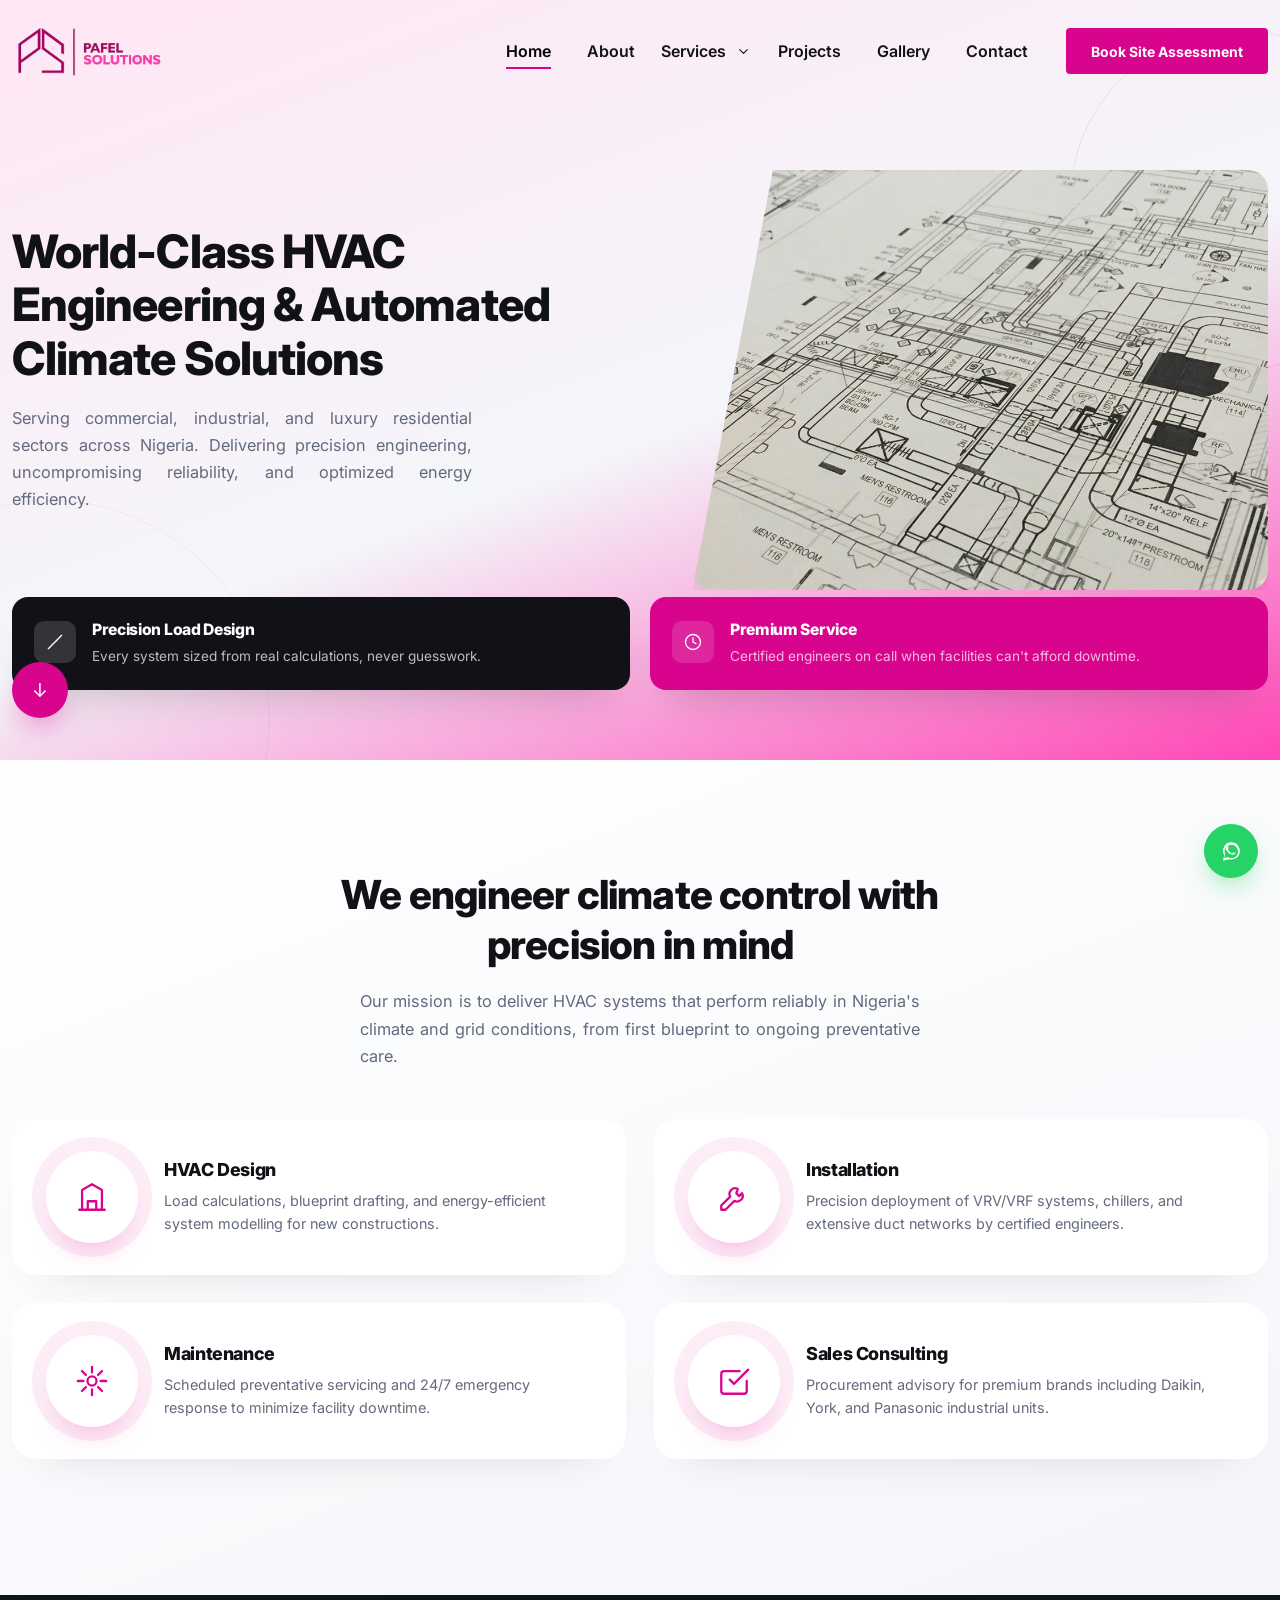
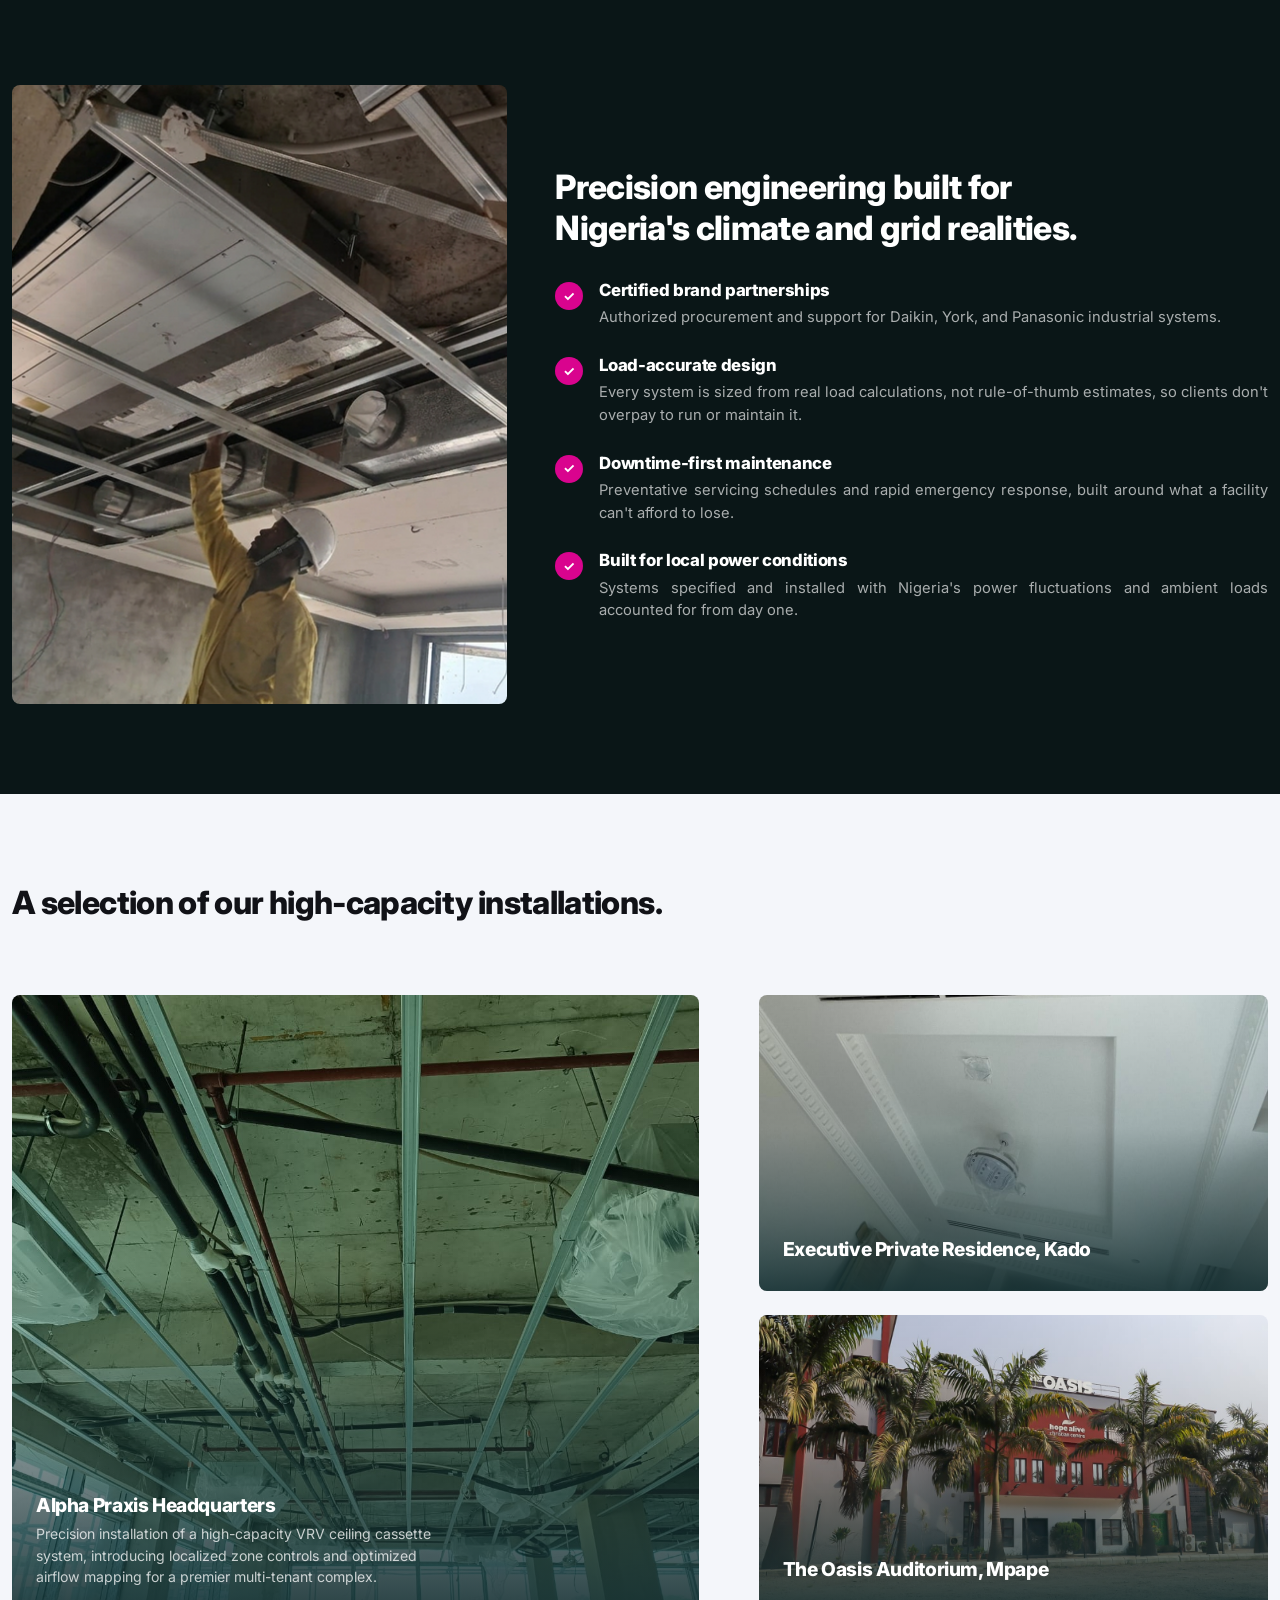
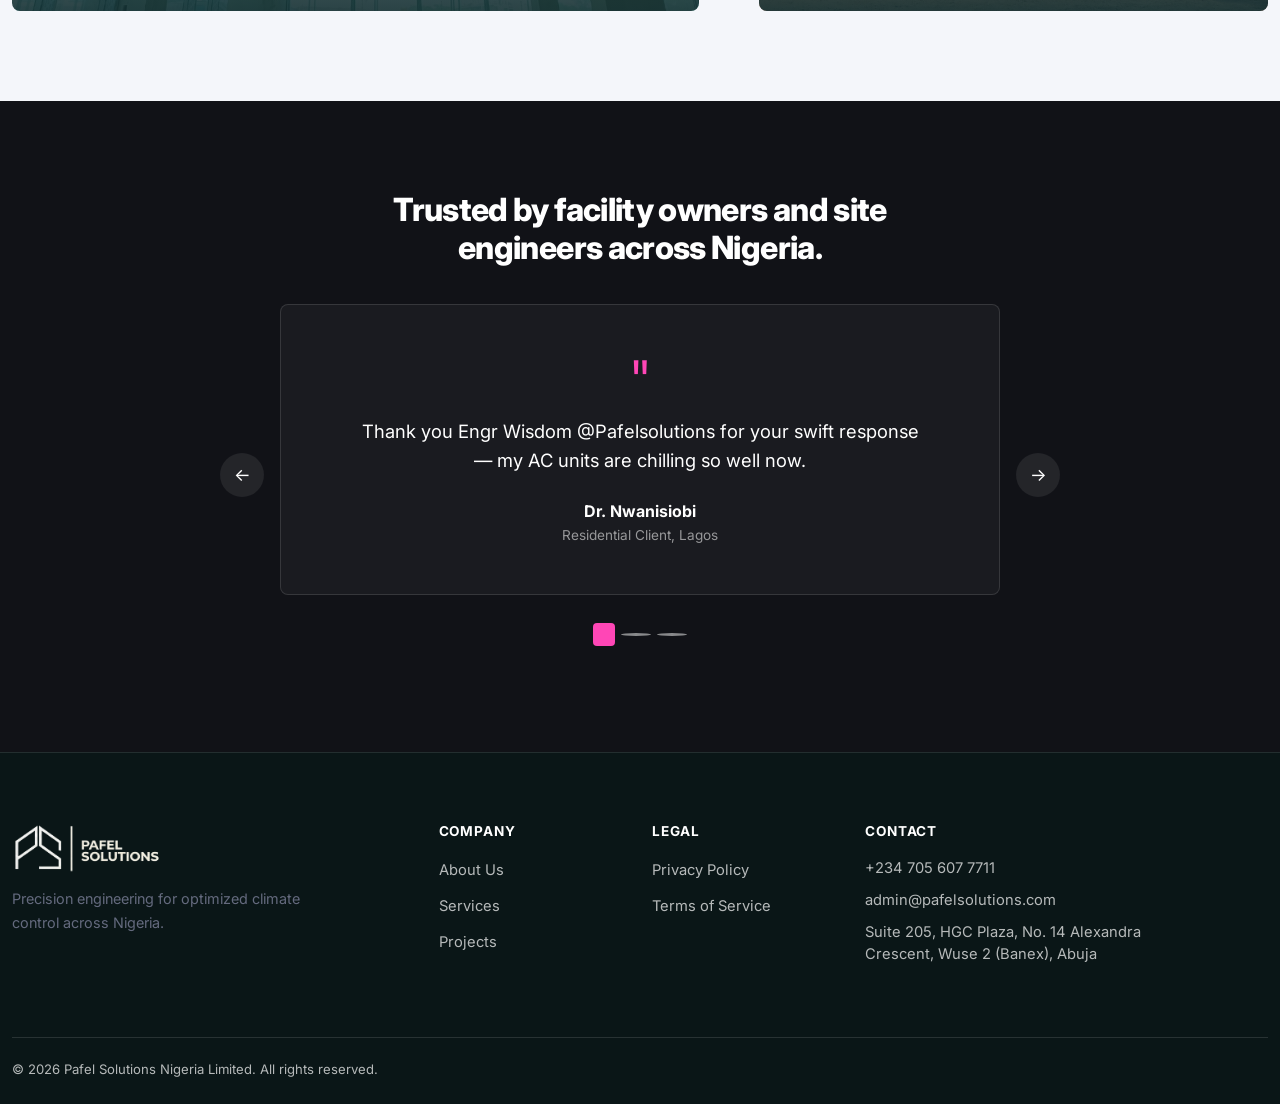
<file: index.html>
<!DOCTYPE html>
<html lang="en">
<head>
<meta charset="UTF-8">
<meta name="viewport" content="width=device-width, initial-scale=1.0">
<meta name="robots" content="index, follow">
<title>Pafel Solutions | HVAC Engineering &amp; AC Installation in Abuja, Nigeria</title>
<meta name="description" content="Pafel Solutions Nig Ltd — Abuja-based HVAC engineers delivering precision design, VRF/chiller installation, and preventative maintenance for commercial, industrial, and luxury residential clients across Nigeria.">
<link rel="canonical" href="https://pafelsolutions.com/">

<!-- Open Graph / social sharing -->
<meta property="og:type" content="website">
<meta property="og:site_name" content="Pafel Solutions">
<meta property="og:title" content="Pafel Solutions | HVAC Engineering &amp; AC Installation in Abuja, Nigeria">
<meta property="og:description" content="Precision HVAC design, installation, and maintenance for commercial, industrial, and luxury residential clients across Nigeria.">
<meta property="og:url" content="https://pafelsolutions.com/">
<meta property="og:image" content="https://pafelsolutions.com/assets/images/og-image.jpg">
<meta property="og:locale" content="en_NG">

<meta name="twitter:card" content="summary_large_image">
<meta name="twitter:title" content="Pafel Solutions | HVAC Engineering &amp; AC Installation in Abuja, Nigeria">
<meta name="twitter:description" content="Precision HVAC design, installation, and maintenance for commercial, industrial, and luxury residential clients across Nigeria.">
<meta name="twitter:image" content="https://pafelsolutions.com/assets/images/og-image.jpg">

<meta name="theme-color" content="#4A0031">

<!-- Fonts -->
<link rel="preconnect" href="https://fonts.googleapis.com">
<link rel="preconnect" href="https://fonts.gstatic.com" crossorigin>
<link href="https://fonts.googleapis.com/css2?family=Inter:wght@400;600;700;800;900&display=swap" rel="stylesheet">

<link rel="icon" type="image/png" href="assets/images/favicon.png">
<link rel="apple-touch-icon" href="assets/images/favicon.png">

<!-- Bootstrap 5 -->
<link href="https://cdn.jsdelivr.net/npm/bootstrap@5.3.3/dist/css/bootstrap.min.css" rel="stylesheet">

<!-- AOS -->
<link href="https://cdn.jsdelivr.net/npm/aos@2.3.4/dist/aos.css" rel="stylesheet">

<!-- Site styles -->
<link href="assets/css/style.css" rel="stylesheet">

<!-- Structured data -->
<script type="application/ld+json">
{
  "@context": "https://schema.org",
  "@type": "HVACBusiness",
  "name": "Pafel Solutions Nigeria Limited",
  "image": "https://pafelsolutions.com/assets/images/og-image.jpg",
  "logo": "https://pafelsolutions.com/assets/images/logo_dark.png",
  "url": "https://pafelsolutions.com/",
  "telephone": "+2347056077711",
  "email": "admin@pafelsolutions.com",
  "address": {
    "@type": "PostalAddress",
    "streetAddress": "Suite 205, HGC Plaza, No. 14 Alexandra Crescent, Wuse 2 (Banex)",
    "addressLocality": "Abuja",
    "addressCountry": "NG"
  },
  "areaServed": "Nigeria",
  "priceRange": "$$"
}
</script>
</head>
<body>

<!-- Preloader -->
<div id="preloader">
  <img id="preloader-mark" src="assets/images/preloder1.png" alt="Pafel Solutions">
</div>

<!-- Navbar -->
<nav class="navbar navbar-expand-lg fixed-top" id="mainNav">
  <div class="container">
    <a class="navbar-brand" href="#top">
      <img src="assets/images/logo_light.png" alt="logo" class="brand-mark" >      
    </a>
    <button class="navbar-toggler" type="button" data-bs-toggle="collapse" data-bs-target="#navMenu" aria-controls="navMenu" aria-expanded="false" aria-label="Toggle navigation">
      <span class="toggler-bar"></span>
      <span class="toggler-bar"></span>
      <span class="toggler-bar"></span>
    </button>
    <div class="collapse navbar-collapse" id="navMenu">
      <ul class="navbar-nav ms-auto align-items-lg-center gap-lg-2">
         <li class="nav-item"><a class="nav-link active" href="index.html">Home</a></li>
         <li class="nav-item"><a class="nav-link" href="about.html">About</a></li>
       <li class="nav-item dropdown">
        <div class="nav-link-split">
          <a class="nav-link" href="services.html" id="servicesDropdown">Services</a>
          <button type="button" class="dropdown-caret-btn" data-bs-toggle="dropdown" data-bs-display="static" aria-expanded="false" aria-label="Toggle Services submenu">
            <svg viewBox="0 0 24 24" fill="none"><path d="M6 9l6 6 6-6" stroke="currentColor" stroke-width="1.8" stroke-linecap="round" stroke-linejoin="round"/></svg>
          </button>
        </div>
        <ul class="dropdown-menu" aria-labelledby="servicesDropdown">
          <li><a class="dropdown-item" href="services.html#hvac-design">HVAC Design</a></li>
          <li><a class="dropdown-item" href="services.html#installation">Installation</a></li>
          <li><a class="dropdown-item" href="services.html#maintenance">Maintenance &amp; SLAs</a></li>
          <li><a class="dropdown-item" href="services.html#sales-consulting">Sales Consulting</a></li>
        </ul>
      </li>
        <li class="nav-item"><a class="nav-link" href="projects.html">Projects</a></li>        
        <li class="nav-item"><a class="nav-link" href="gallery.html">Gallery</a></li> 
        <li class="nav-item"><a class="nav-link" href="contact.html">Contact</a></li>
        <li class="nav-item ms-lg-3">
          <button type="button" class="btn btn-magenta btn-sm" data-bs-toggle="modal" data-bs-target="#assessmentModal">Book Site Assessment</button>
        </li>
      </ul>
    </div>
  </div>
</nav>

<!-- Hero -->
<header class="hero" id="top">
  <div class="container">
    <div class="hero-panel" data-aos="fade-up">
      <div class="hero-panel-grid">
        <div class="hero-panel-copy">
         
          <h1>World-Class HVAC Engineering &amp; Automated Climate Solutions</h1>
          <p class="hero-panel-sub"> Serving commercial, industrial, and luxury residential sectors across Nigeria. Delivering precision engineering, uncompromising reliability, and optimized energy efficiency.</p>          
        </div>
        <div class="hero-panel-media">
          <img src="assets/images/hero_section.png" alt="Industrial HVAC chiller units on a commercial rooftop">       
        </div>
      </div>

      <div class="hero-float-cards">
        <div class="hero-float-card hero-float-card-dark" data-aos="fade-up" data-aos-delay="120">
          <span class="hero-float-icon">
            <svg viewBox="0 0 24 24" fill="none"><path d="M4 20L20 4M9 15l1.5-1.5M13 11l1.5-1.5M17 7l1.5-1.5" stroke="currentColor" stroke-width="1.6" stroke-linecap="round"/></svg>
          </span>
          <div>
            <h4>Precision Load Design</h4>
            <p>Every system sized from real calculations, never guesswork.</p>
          </div>
        </div>
        <div class="hero-float-card hero-float-card-accent" data-aos="fade-up" data-aos-delay="200">
          <span class="hero-float-icon">
            <svg viewBox="0 0 24 24" fill="none"><circle cx="12" cy="12" r="9" stroke="currentColor" stroke-width="1.6"/><path d="M12 7v5l3.5 2" stroke="currentColor" stroke-width="1.6" stroke-linecap="round" stroke-linejoin="round"/></svg>
          </span>
          <div>
            <h4>Premium Service</h4>
            <p>Certified engineers on call when facilities can't afford downtime.</p>
          </div>
        </div>
      </div>

      <button type="button" class="hero-scroll-btn" onclick="document.getElementById('services').scrollIntoView({behavior:'smooth'})" aria-label="Scroll to services">↓</button>
    </div>
  </div>
</header>

<!-- Services -->
<section class="services" id="services">
  <div class="container">
    <div class="services-head" data-aos="fade-up">      
      <h2>We engineer climate control with precision in mind</h2>
      <p class="services-sub">Our mission is to deliver HVAC systems that perform reliably in Nigeria's climate and grid conditions, from first blueprint to ongoing preventative care.</p>
    </div>

    <div class="services-grid-v2">
      <div class="service-card-v2" data-aos="fade-up" data-aos-delay="0">
        <span class="service-icon-v2">
          <svg viewBox="0 0 24 24" fill="none"><path d="M3 21h18M5 21V7l7-4 7 4v14M9 21v-6h6v6" stroke="currentColor" stroke-width="1.6" stroke-linecap="round" stroke-linejoin="round"/></svg>
        </span>
        <div class="service-card-v2-text">
          <h3>HVAC Design</h3>
          <p>Load calculations, blueprint drafting, and energy-efficient system modelling for new constructions.</p>
        </div>
      </div>
      <div class="service-card-v2" data-aos="fade-up" data-aos-delay="90">
        <span class="service-icon-v2">
          <svg viewBox="0 0 24 24" fill="none"><path d="M14.7 6.3a4 4 0 0 0-5.4 5.4L3 18v3h3l6.3-6.3a4 4 0 0 0 5.4-5.4l-2.1 2.1-2-2z" stroke="currentColor" stroke-width="1.6" stroke-linecap="round" stroke-linejoin="round"/></svg>
        </span>
        <div class="service-card-v2-text">
          <h3>Installation</h3>
          <p>Precision deployment of VRV/VRF systems, chillers, and extensive duct networks by certified engineers.</p>
        </div>
      </div>
      <div class="service-card-v2" data-aos="fade-up" data-aos-delay="180">
        <span class="service-icon-v2">
          <svg viewBox="0 0 24 24" fill="none"><path d="M12 2v4M12 18v4M4.9 4.9l2.8 2.8M16.3 16.3l2.8 2.8M2 12h4M18 12h4M4.9 19.1l2.8-2.8M16.3 7.7l2.8-2.8" stroke="currentColor" stroke-width="1.6" stroke-linecap="round"/><circle cx="12" cy="12" r="3.2" stroke="currentColor" stroke-width="1.6"/></svg>
        </span>
        <div class="service-card-v2-text">
          <h3>Maintenance</h3>
          <p>Scheduled preventative servicing and 24/7 emergency response to minimize facility downtime.</p>
        </div>
      </div>
      <div class="service-card-v2" data-aos="fade-up" data-aos-delay="270">
        <span class="service-icon-v2">
          <svg viewBox="0 0 24 24" fill="none"><path d="M9 11l3 3L22 4M21 12v7a2 2 0 0 1-2 2H5a2 2 0 0 1-2-2V7a2 2 0 0 1 2-2h11" stroke="currentColor" stroke-width="1.6" stroke-linecap="round" stroke-linejoin="round"/></svg>
        </span>
        <div class="service-card-v2-text">
          <h3>Sales Consulting</h3>
          <p>Procurement advisory for premium brands including Daikin, York, and Panasonic industrial units.</p>
        </div>
      </div>
    </div>
 
  </div>
</section>

<!-- Key Benefits -->
<section class="benefits" id="about">
  <div class="container">
    <div class="row align-items-center g-5">
      <div class="col-lg-5" data-aos="fade-right">
        <div class="benefits-media">
          <img src="assets/images/manwork.png" alt="Engineer inspecting an industrial cooling system">
        </div>
      </div>
      <div class="col-lg-7" data-aos="fade-left">       
        <h2>Precision engineering built for Nigeria's climate and grid realities.</h2>
        <ul class="benefits-list">
          <li>
            <span class="check">✓</span>
            <div>
              <h4>Certified brand partnerships</h4>
              <p>Authorized procurement and support for Daikin, York, and Panasonic industrial systems.</p>
            </div>
          </li>
          <li>
            <span class="check">✓</span>
            <div>
              <h4>Load-accurate design</h4>
              <p>Every system is sized from real load calculations, not rule-of-thumb estimates, so clients don't overpay to run or maintain it.</p>
            </div>
          </li>
          <li>
            <span class="check">✓</span>
            <div>
              <h4>Downtime-first maintenance</h4>
              <p>Preventative servicing schedules and rapid emergency response, built around what a facility can't afford to lose.</p>
            </div>
          </li>
          <li>
            <span class="check">✓</span>
            <div>
              <h4>Built for local power conditions</h4>
              <p>Systems specified and installed with Nigeria's power fluctuations and ambient loads accounted for from day one.</p>
            </div>
          </li>
        </ul>
      </div>
    </div>
  </div>
</section>

<!-- Featured Deployments -->
<section class="deployments" id="projects">
  <div class="container">
    <div class="section-head split" data-aos="fade-up">
      <div>       
        <h2>A selection of our high-capacity installations.</h2>
      </div>     
    </div>

    <div class="row g-4 deployment-grid">
      <!-- Large Feature Card: Alpha Praxis HQ -->
      <div class="col-lg-7" data-aos="fade-up">
        <a class="project-card project-card-lg" href="#alpha-praxis-hq">
          <img src="assets/images/photo1.jpeg" alt="Multi-unit VRF installation and copper pipe networks under construction">
          <div class="project-overlay">
            <div class="project-tags">            
            </div>
            <h3>Alpha Praxis Headquarters</h3>
            <p>Precision installation of a high-capacity VRV ceiling cassette system, introducing localized zone controls and optimized airflow mapping for a premier multi-tenant complex.</p>
          </div>
        </a>
      </div>

      <!-- Small Feature Stack -->
      <div class="col-lg-5">
        <div class="deployment-stack">
          <!-- Small Feature 1: Kado Residence -->
          <a class="project-card project-card-sm" href="#kado-residence" data-aos="fade-up" data-aos-delay="80">
            <img src="assets/images/photo9.jpeg" alt="Minimalist linear slot diffusers integrated into premium residence drywall">
            <div class="project-overlay">           
            
              <h3>Executive Private Residence, Kado</h3>
            </div>
          </a>
          
          <!-- Small Feature 2: The Oasis Auditorium -->
          <a class="project-card project-card-sm" href="#the-oasis" data-aos="fade-up" data-aos-delay="160">
            <img src="assets/images/photo24.jpeg" alt="Heavy-duty Daikin VRV X outdoor condenser arrays commissioned on-site">
            <div class="project-overlay">              
              
              <h3>The Oasis Auditorium, Mpape</h3>
            </div>
          </a>
        </div>
      </div>
    </div>
  </div>
</section>

<!-- Testimonials -->
<section class="testimonials" data-aos="fade-up">
  <div class="container">
    <div class="section-head" style="margin-bottom:36px;" >     
      <h2 class="text-white-heading">Trusted by facility owners and site engineers across Nigeria.</h2>
    </div>

    <div id="testimonialCarousel" class="carousel slide testimonial-carousel" data-bs-ride="carousel" data-bs-interval="6000">
      <div class="carousel-inner">
        <div class="carousel-item active">
          <div class="testimonial-card">
            <span class="quote-mark">"</span>
            <p class="testimonial-text">Thank you Engr Wisdom @Pafelsolutions for your swift response — my AC units are chilling so well now.</p>
            <div class="testimonial-author">
              <span class="author-name">Dr. Nwanisiobi</span>
              <span class="author-role">Residential Client, Lagos</span>
            </div>
          </div>
        </div>
        <div class="carousel-item">
          <div class="testimonial-card">
            <span class="quote-mark">"</span>
            <p class="testimonial-text">Pafel sized our data hall cooling correctly the first time. No overengineering, no downtime since commissioning.</p>
            <div class="testimonial-author">
              <span class="author-name">Facility Manager</span>
              <span class="author-role">Lagos Financial Tech Hub</span>
            </div>
          </div>
        </div>
        <div class="carousel-item">
          <div class="testimonial-card">
            <span class="quote-mark">"</span>
            <p class="testimonial-text">Responsive, certified, and easy to work with on a tight commercial fit-out timeline. Would use again.</p>
            <div class="testimonial-author">
              <span class="author-name">Project Developer</span>
              <span class="author-role">Victoria Island HQ</span>
            </div>
          </div>
        </div>
      </div>
      <button class="carousel-control-prev" type="button" data-bs-target="#testimonialCarousel" data-bs-slide="prev">
        <span class="carousel-arrow" aria-hidden="true">←</span>
        <span class="visually-hidden">Previous</span>
      </button>
      <button class="carousel-control-next" type="button" data-bs-target="#testimonialCarousel" data-bs-slide="next">
        <span class="carousel-arrow" aria-hidden="true">→</span>
        <span class="visually-hidden">Next</span>
      </button>
      <div class="carousel-indicators testimonial-indicators">
        <button type="button" data-bs-target="#testimonialCarousel" data-bs-slide-to="0" class="active" aria-current="true" aria-label="Testimonial 1"></button>
        <button type="button" data-bs-target="#testimonialCarousel" data-bs-slide-to="1" aria-label="Testimonial 2"></button>
        <button type="button" data-bs-target="#testimonialCarousel" data-bs-slide-to="2" aria-label="Testimonial 3"></button>
      </div>
    </div>
  </div>
</section>

<!-- Footer -->
<footer id="contact">
  <div class="container">
    <div class="row g-4 footer-grid">
      <div class="col-lg-4">
        <a class="navbar-brand footer-brand" href="#top">
          <img src="assets/images/logo_dark.png" alt="logo" class="brand-mark">          
        </a>
        <p class="footer-tag">Precision engineering for optimized climate control across Nigeria.</p>
      </div>
      <div class="col-6 col-lg-2">
        <h5>Company</h5>
        <ul>
          <li><a href="#about">About Us</a></li>
          <li><a href="#services">Services</a></li>
          <li><a href="#projects">Projects</a></li>
          <!-- <li><a href="contact.html">Contact</a></li> -->
        </ul>
      </div>
      <div class="col-6 col-lg-2">
        <h5>Legal</h5>
        <ul>
          <li><a href="#">Privacy Policy</a></li>
          <li><a href="#">Terms of Service</a></li>
        </ul>
      </div>
      <div class="col-lg-4">
        <h5>Contact</h5>
        <ul class="footer-contact">
          <li><a href="tel:+2347056077711">+234 705 607 7711</a></li>
          <li><a href="mailto:admin@pafelsolutions.com">admin@pafelsolutions.com</a></li>
          <li><span>Suite 205, HGC Plaza, No. 14 Alexandra Crescent, Wuse 2 (Banex), Abuja</span></li>
        </ul>
        <!-- <a href="contact.html" class="link-arrow footer-contact-link">Full Contact Details →</a> -->
      </div>
    </div>
    <div class="footer-bottom">
      <span>© 2026 Pafel Solutions Nigeria Limited. All rights reserved.</span>
    </div>
  </div>
</footer>

<!-- Book Site Assessment Modal -->
<div class="modal fade assessment-modal" id="assessmentModal" tabindex="-1" aria-labelledby="assessmentModalLabel" aria-hidden="true">
  <div class="modal-dialog modal-dialog-centered modal-lg">
    <div class="modal-content">
      <div class="modal-header">
        <div>
          <h2 class="modal-title" id="assessmentModalLabel">Book a Site Assessment</h2>
          <p class="modal-subtitle">Pick a date and share your project details — our engineering team will confirm within one business day.</p>
        </div>
        <button type="button" class="btn-close" data-bs-dismiss="modal" aria-label="Close"></button>
      </div>
      <div class="modal-body">
        <div class="row g-4">
          <!-- Calendar & time -->
          <div class="col-lg-5">
            <div class="booking-panel">
              <span class="step-label"><span class="step-num">1</span>Select date &amp; time</span>

              <div class="cal-header">
                <button type="button" class="cal-nav" id="calPrev" aria-label="Previous month">←</button>
                <span id="calMonthLabel" class="cal-month"></span>
                <button type="button" class="cal-nav" id="calNext" aria-label="Next month">→</button>
              </div>
              <div class="cal-weekdays">
                <span>Su</span><span>Mo</span><span>Tu</span><span>We</span><span>Th</span><span>Fr</span><span>Sa</span>
              </div>
              <div class="cal-grid" id="calGrid"></div>

              <div class="time-section">
                <span class="time-label">Available times</span>
                <div class="time-grid" id="timeGrid"></div>
                <p class="time-empty" id="timeEmpty">Select a date to see available times.</p>
              </div>
            </div>
          </div>

          <!-- Form -->
          <div class="col-lg-7">
            <span class="step-label"><span class="step-num">2</span>Project details</span>
            <form id="assessmentForm" class="booking-form" novalidate>
              <div class="row g-3">
                <div class="col-sm-6">
                  <label class="form-label" for="bkName">Full name *</label>
                  <input type="text" class="form-control" id="bkName" required>
                </div>
                <div class="col-sm-6">
                  <label class="form-label" for="bkPhone">Phone number *</label>
                  <input type="tel" class="form-control" id="bkPhone" required
                        inputmode="numeric" maxlength="11" pattern="0[0-9]{10}">
                </div>
                <div class="col-sm-6">
                  <label class="form-label" for="bkProject">Project type</label>
                  <select class="form-select" id="bkProject">
                    <option>Commercial Building</option>
                    <option>Premium Residential</option>
                    <option>Industrial / Server Facility</option>
                  </select>
                </div>
                <div class="col-sm-6">
                  <label class="form-label" for="bkSystem">Preferred system</label>
                  <select class="form-select" id="bkSystem">
                    <option>I'm not sure / need advice</option>
                    <option>VRV / VRF Systems</option>
                    <option>Ceiling Concealed / Ducted</option>
                    <option>Ceiling Cassette</option>
                    <option>High Wall Split</option>
                  </select>
                </div>
                <div class="col-12">
                  <label class="form-label" for="bkScope">Scope / description</label>
                  <textarea class="form-control" id="bkScope" rows="3"></textarea>
                </div>
              </div>

              <p class="selected-summary" id="selectedSummary">No date selected yet.</p>

              <button type="submit" class="btn btn-magenta btn-lg w-100" id="bkSubmit">Confirm Appointment</button>
              <div class="form-status" id="bkStatus" role="status" aria-live="polite"></div>
              <p class="booking-note">No commitment for the initial assessment.</p>
            </form>
          </div>
        </div>
      </div>
    </div>
  </div>
</div>

<!-- Floating WhatsApp button -->
<a href="https://wa.me/2347056077711?text=Hi%20Pafel%20Solutions%2C%20I%27d%20like%20to%20ask%20about%20your%20HVAC%20services."
   class="whatsapp-float" target="_blank" rel="noopener" aria-label="Chat with Pafel Solutions on WhatsApp">
  <svg viewBox="0 0 32 32" fill="none" xmlns="http://www.w3.org/2000/svg">
    <path d="M23.5 8.4A9.9 9.9 0 0 0 16 5.1a9.9 9.9 0 0 0-8.6 14.9L6 27l7.2-1.9a9.9 9.9 0 0 0 2.8.4 9.9 9.9 0 0 0 7-16.9v-.2zM16 24a8.2 8.2 0 0 1-4.2-1.1l-.3-.2-4.3 1.1 1.2-4.2-.2-.3A8.2 8.2 0 1 1 24 15.8 8.2 8.2 0 0 1 16 24z" fill="currentColor"/>
    <path d="M20.4 18.1c-.3-.1-1.6-.8-1.8-.9-.2-.1-.4-.1-.6.1s-.7.9-.9 1c-.2.2-.3.2-.6.1a6.7 6.7 0 0 1-3.4-3 7.7 7.7 0 0 1-1.4-1.7c-.1-.2 0-.4.1-.5l.4-.5.3-.4a.6.6 0 0 0 0-.5c-.1-.1-.6-1.5-.8-2s-.4-.4-.6-.4h-.5a1 1 0 0 0-.7.3 3 3 0 0 0-.9 2.2c0 1.3.9 2.6 1.1 2.8.1.2 2 3.1 4.9 4.3a16 16 0 0 0 1.7.6 4 4 0 0 0 1.8.1 3 3 0 0 0 2-1.4 2.4 2.4 0 0 0 .2-1.4c-.1-.1-.3-.2-.6-.3z" fill="currentColor"/>
  </svg>
  <span class="whatsapp-tooltip">Chat on WhatsApp</span>
</a>

<script src="https://cdn.jsdelivr.net/npm/bootstrap@5.3.3/dist/js/bootstrap.bundle.min.js"></script>
<script src="https://cdn.jsdelivr.net/npm/aos@2.3.4/dist/aos.js"></script>
<script src="https://cdnjs.cloudflare.com/ajax/libs/gsap/3.12.5/gsap.min.js"></script>
<script src="assets/js/main.js"></script>
</body>
</html>
</file>
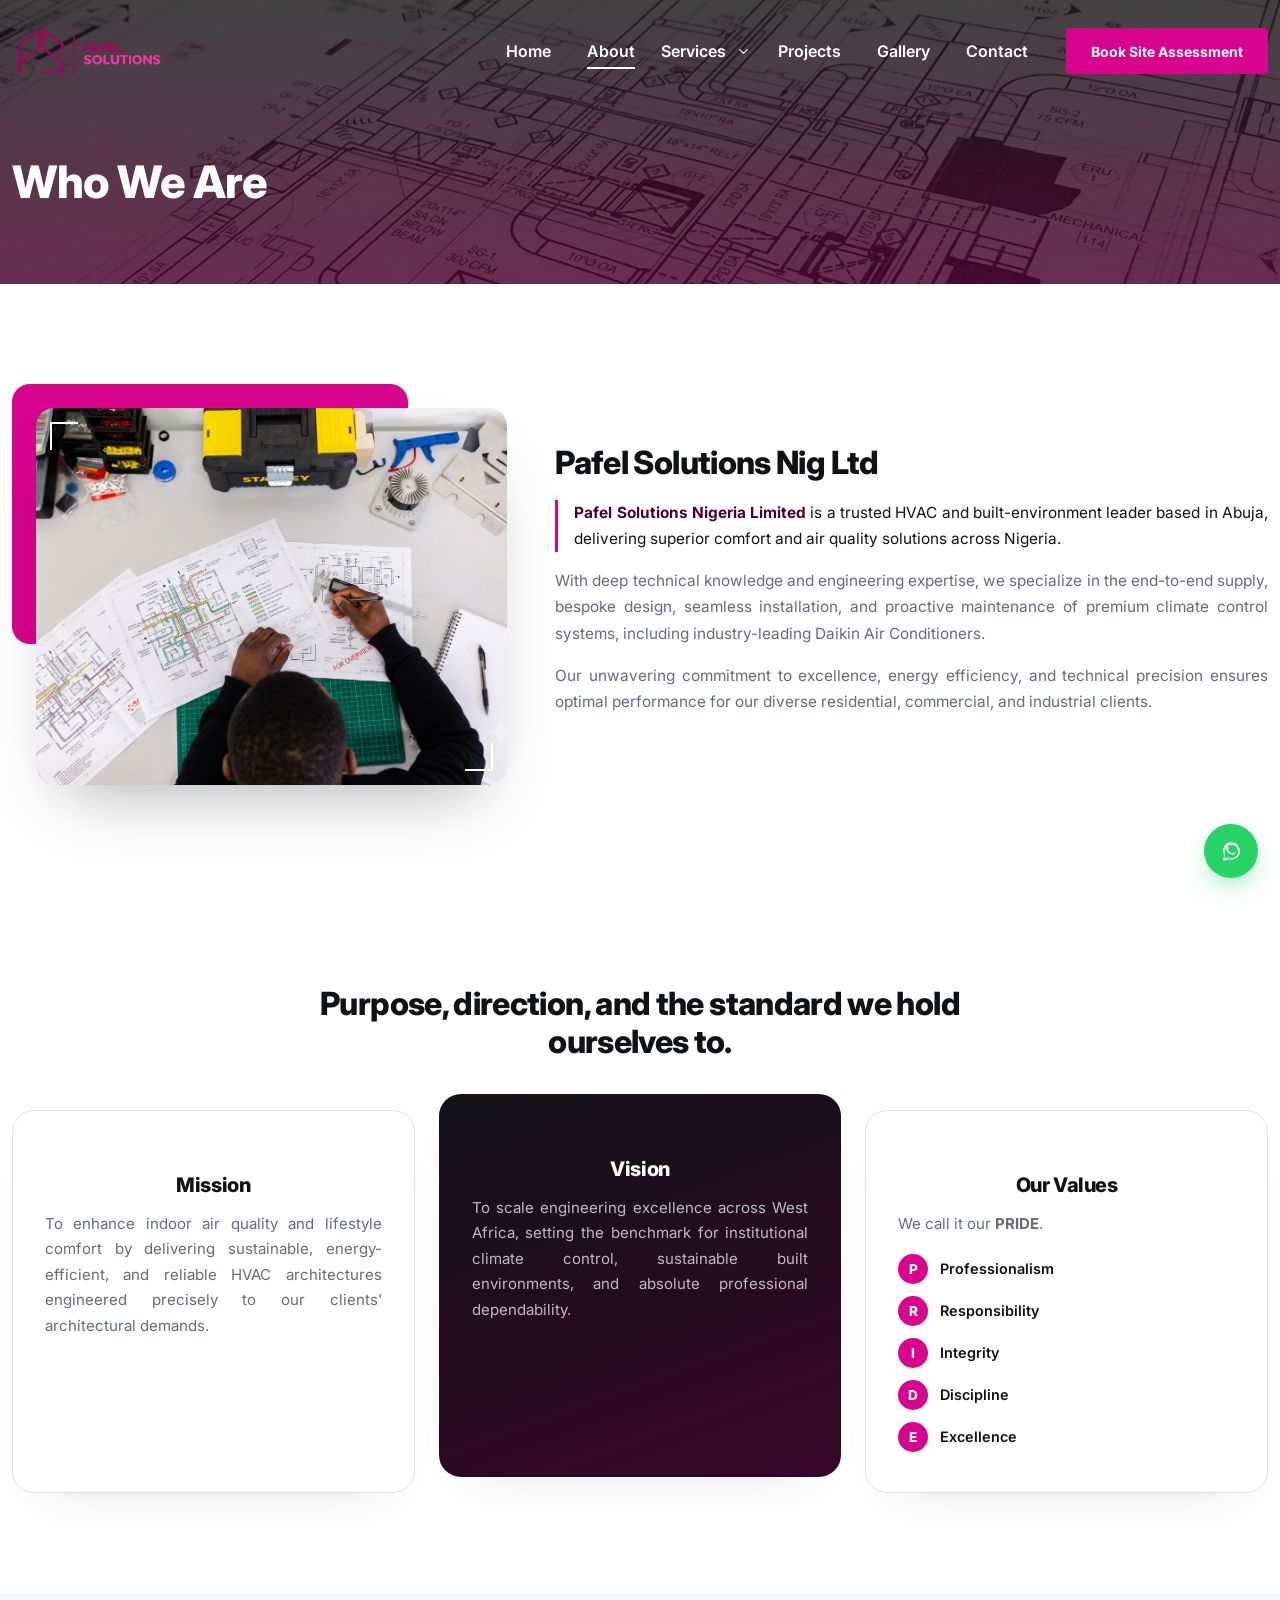
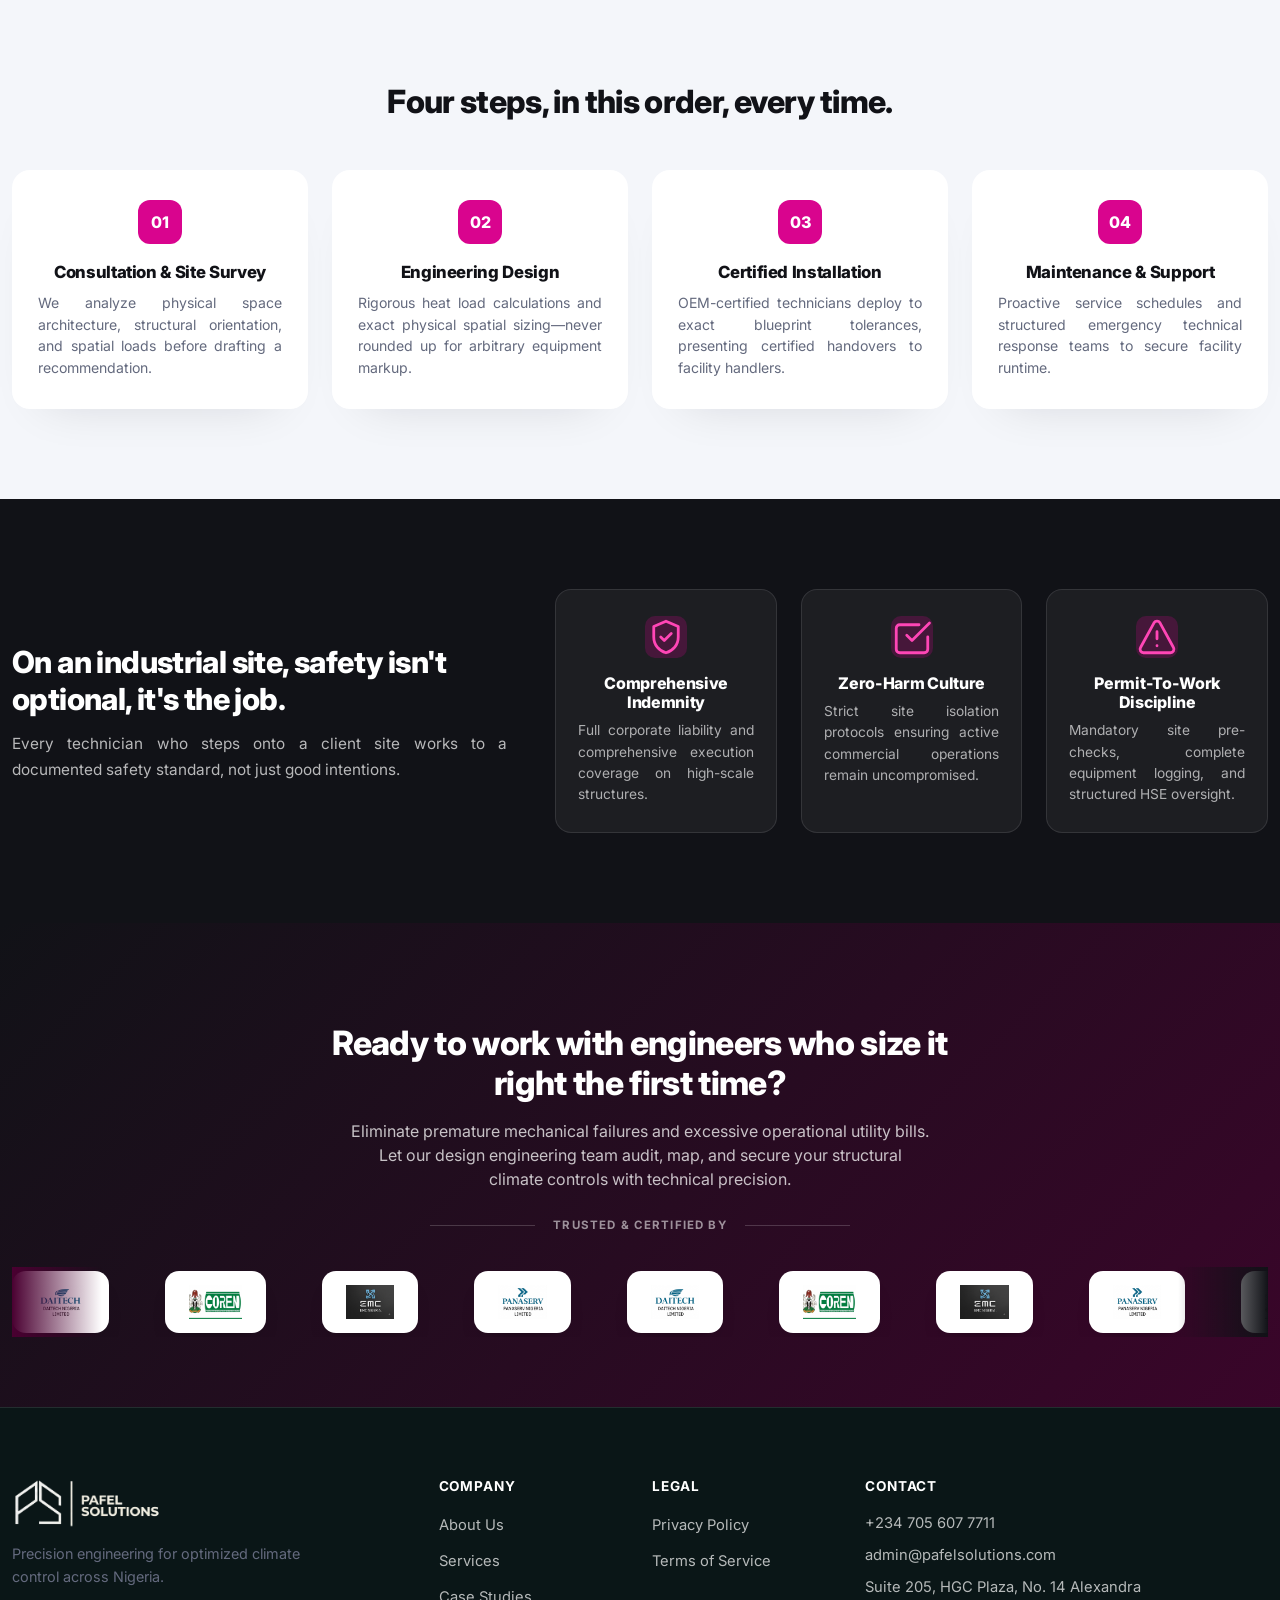
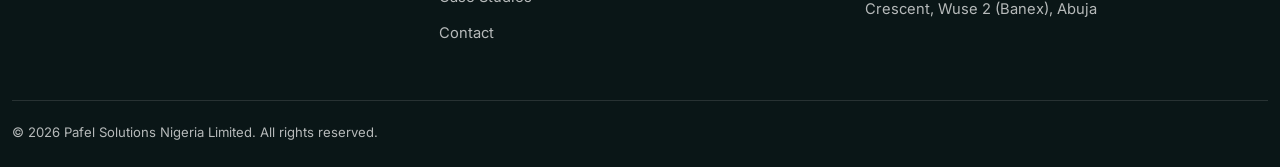
<file: about.html>
<!DOCTYPE html>
<html lang="en">
<head>
<meta charset="UTF-8">
<meta name="viewport" content="width=device-width, initial-scale=1.0">
<meta name="robots" content="index, follow">
<title>Pafel Solutions | HVAC Engineering &amp; AC Installation in Abuja, Nigeria</title>
<meta name="description" content="Pafel Solutions Nig Ltd — Abuja-based HVAC engineers delivering precision design, VRF/chiller installation, and preventative maintenance for commercial, industrial, and luxury residential clients across Nigeria.">
<link rel="canonical" href="https://pafelsolutions.com/">

<!-- Open Graph / social sharing -->
<meta property="og:type" content="website">
<meta property="og:site_name" content="Pafel Solutions">
<meta property="og:title" content="Pafel Solutions | HVAC Engineering &amp; AC Installation in Abuja, Nigeria">
<meta property="og:description" content="Precision HVAC design, installation, and maintenance for commercial, industrial, and luxury residential clients across Nigeria.">
<meta property="og:url" content="https://pafelsolutions.com/">
<meta property="og:image" content="https://pafelsolutions.com/assets/images/og-image.jpg">
<meta property="og:locale" content="en_NG">

<meta name="twitter:card" content="summary_large_image">
<meta name="twitter:title" content="Pafel Solutions | HVAC Engineering &amp; AC Installation in Abuja, Nigeria">
<meta name="twitter:description" content="Precision HVAC design, installation, and maintenance for commercial, industrial, and luxury residential clients across Nigeria.">
<meta name="twitter:image" content="https://pafelsolutions.com/assets/images/og-image.jpg">

<meta name="theme-color" content="#4A0031">

<!-- Fonts -->
<link rel="preconnect" href="https://fonts.googleapis.com">
<link rel="preconnect" href="https://fonts.gstatic.com" crossorigin>
<link href="https://fonts.googleapis.com/css2?family=Inter:wght@400;600;700;800;900&display=swap" rel="stylesheet">

<link rel="icon" type="image/png" href="assets/images/favicon.png">
<link rel="apple-touch-icon" href="assets/images/favicon.png">

<!-- Bootstrap 5 -->
<link href="https://cdn.jsdelivr.net/npm/bootstrap@5.3.3/dist/css/bootstrap.min.css" rel="stylesheet">

<!-- AOS -->
<link href="https://cdn.jsdelivr.net/npm/aos@2.3.4/dist/aos.css" rel="stylesheet">

<!-- Site styles -->
<link href="assets/css/style.css" rel="stylesheet">

<!-- Structured data -->
<script type="application/ld+json">
{
  "@context": "https://schema.org",
  "@type": "HVACBusiness",
  "name": "Pafel Solutions Nigeria Limited",
  "image": "https://pafelsolutions.com/assets/images/og-image.jpg",
  "logo": "https://pafelsolutions.com/assets/images/logo_dark.png",
  "url": "https://pafelsolutions.com/",
  "telephone": "+2347056077711",
  "email": "admin@pafelsolutions.com",
  "address": {
    "@type": "PostalAddress",
    "streetAddress": "Suite 205, HGC Plaza, No. 14 Alexandra Crescent, Wuse 2 (Banex)",
    "addressLocality": "Abuja",
    "addressCountry": "NG"
  },
  "areaServed": "Nigeria",
  "priceRange": "$$"
}
</script>
</head>
<body>

<!-- Preloader -->
<div id="preloader">
  <img id="preloader-mark" src="assets/images/preloder1.png" alt="Pafel Solutions">
</div>

<!-- Navbar -->
<nav class="navbar navbar-expand-lg fixed-top" id="mainNav">
  <div class="container">
    <a class="navbar-brand" href="index.html">
      <img src="assets/images/logo_light.png" alt="logo" class="brand-mark">    
    </a>
    <button class="navbar-toggler" type="button" data-bs-toggle="collapse" data-bs-target="#navMenu" aria-controls="navMenu" aria-expanded="false" aria-label="Toggle navigation">
      <span class="toggler-bar"></span>
      <span class="toggler-bar"></span>
      <span class="toggler-bar"></span>
    </button>
    <div class="collapse navbar-collapse" id="navMenu">
      <ul class="navbar-nav ms-auto align-items-lg-center gap-lg-2">
        <li class="nav-item"><a class="nav-link" href="index.html">Home</a></li>
        <li class="nav-item"><a class="nav-link active" href="about.html">About</a></li>
        <li class="nav-item dropdown">
        <div class="nav-link-split">
          <a class="nav-link" href="services.html" id="servicesDropdown">Services</a>
          <button type="button" class="dropdown-caret-btn" data-bs-toggle="dropdown" data-bs-display="static" aria-expanded="false" aria-label="Toggle Services submenu">
            <svg viewBox="0 0 24 24" fill="none"><path d="M6 9l6 6 6-6" stroke="currentColor" stroke-width="1.8" stroke-linecap="round" stroke-linejoin="round"/></svg>
          </button>
        </div>
        <ul class="dropdown-menu" aria-labelledby="servicesDropdown">
          <li><a class="dropdown-item" href="services.html#hvac-design">HVAC Design</a></li>
          <li><a class="dropdown-item" href="services.html#installation">Installation</a></li>
          <li><a class="dropdown-item" href="services.html#maintenance">Maintenance &amp; SLAs</a></li>
          <li><a class="dropdown-item" href="services.html#sales-consulting">Sales Consulting</a></li>
        </ul>
      </li>
        <li class="nav-item"><a class="nav-link" href="projects.html">Projects</a></li>        
        <li class="nav-item"><a class="nav-link" href="gallery.html">Gallery</a></li>       
        <li class="nav-item"><a class="nav-link" href="contact.html">Contact</a></li>
        <li class="nav-item ms-lg-3">
          <button type="button" class="btn btn-magenta btn-sm" data-bs-toggle="modal" data-bs-target="#assessmentModal">Book Site Assessment</button>
        </li>
      </ul>
    </div>
  </div>
</nav>

<!-- Page header -->
<header class="page-header">
  <div class="container" data-aos="fade-up">    
    <h1>Who We Are</h1>    
  </div>
</header>



<!-- About Company -->
<section class="about-company">
  <div class="container">
    <div class="row align-items-center g-5">
      <div class="col-lg-5" data-aos="fade-right">
        <div class="about-media-wrap">
          <div class="about-media-frame">
            <img src="assets/images/photo52.png" alt="Pafel Solutions engineers reviewing HVAC system plans">
            <span class="frame-corner tl" aria-hidden="true"></span>
            <span class="frame-corner br" aria-hidden="true"></span>
          </div>
        </div>
      </div>
      <div class="col-lg-7 about-copy" data-aos="fade-left"> 
    <h2>Pafel Solutions Nig Ltd</h2>
    <p class="about-lead">
      <strong>Pafel Solutions Nigeria Limited</strong> is a trusted HVAC and built-environment leader based in Abuja, delivering superior comfort and air quality solutions across Nigeria.
    </p>
    
    <p>
      With deep technical knowledge and engineering expertise, we specialize in the end-to-end supply, bespoke design, seamless installation, and proactive maintenance of premium climate control systems, including industry-leading Daikin Air Conditioners.
    </p>
    
    <p>
      Our unwavering commitment to excellence, energy efficiency, and technical precision ensures optimal performance for our diverse residential, commercial, and industrial clients.
    </p>
  </div>
    </div>
  </div>
</section>



<!-- Mission, Vision & Values -->
<section class="mvv-section">
  <div class="container">
    <div class="section-head" data-aos="fade-up">     
      <h2>Purpose, direction, and the standard we hold ourselves to.</h2>
    </div>

    <div class="row g-4">
      <div class="col-lg-4" data-aos="fade-up" data-aos-delay="0">
        <div class="mvv-card">          
          <h3>Mission</h3>
          <p>To enhance indoor air quality and lifestyle comfort by delivering sustainable, energy-efficient, and reliable HVAC architectures engineered precisely to our clients' architectural demands.</p>
        </div>
      </div>

      <div class="col-lg-4" data-aos="fade-up" data-aos-delay="100">
        <div class="mvv-card mvv-card-accent">          
          <h3>Vision</h3>
          <p>To scale engineering excellence across West Africa, setting the benchmark for institutional climate control, sustainable built environments, and absolute professional dependability.</p>
        </div>
      </div>

      <div class="col-lg-4" data-aos="fade-up" data-aos-delay="200">
        <div class="mvv-card">          
          <h3>Our Values</h3>
          <p class="mvv-values-sub">We call it our <strong>PRIDE</strong>.</p>
          <ul class="mvv-values-list">
            <li><span>P</span>Professionalism</li>
            <li><span>R</span>Responsibility</li>
            <li><span>I</span>Integrity</li>
            <li><span>D</span>Discipline</li>
            <li><span>E</span>Excellence</li>
          </ul>
        </div>
      </div>
    </div>
  </div>
</section>


<!-- Process -->
<section class="process">
  <div class="container">
    <div class="section-head" data-aos="fade-up">
      <h2>Four steps, in this order, every time.</h2>
    </div>
    <div class="row g-4">
      <div class="col-md-6 col-lg-3" data-aos="fade-up" data-aos-delay="0">
        <div class="process-step">
          <span class="process-num">01</span>
          <h3>Consultation &amp; Site Survey</h3>
          <p>We analyze physical space architecture, structural orientation, and spatial loads before drafting a recommendation.</p>
        </div>
      </div>
      <div class="col-md-6 col-lg-3" data-aos="fade-up" data-aos-delay="80">
        <div class="process-step">
          <span class="process-num">02</span>
          <h3>Engineering Design</h3>
          <p>Rigorous heat load calculations and exact physical spatial sizing—never rounded up for arbitrary equipment markup.</p>
        </div>
      </div>
      <div class="col-md-6 col-lg-3" data-aos="fade-up" data-aos-delay="160">
        <div class="process-step">
          <span class="process-num">03</span>
          <h3>Certified Installation</h3>
          <p>OEM-certified technicians deploy to exact blueprint tolerances, presenting certified handovers to facility handlers.</p>
        </div>
      </div>
      <div class="col-md-6 col-lg-3" data-aos="fade-up" data-aos-delay="240">
        <div class="process-step">
          <span class="process-num">04</span>
          <h3>Maintenance &amp; Support</h3>
          <p>Proactive service schedules and structured emergency technical response teams to secure facility runtime.</p>
        </div>
      </div>
    </div>
  </div>
</section>

<!-- Safety & standards -->
<section class="safety">
  <div class="container">
    <div class="row align-items-center g-5">
      <div class="col-lg-5" data-aos="fade-right">
        <h2>On an industrial site, safety isn't optional, it's the job.</h2>
        <p class="safety-sub">Every technician who steps onto a client site works to a documented safety standard, not just good intentions.</p>
      </div>
      <div class="col-lg-7" data-aos="fade-left">
        <div class="row g-4">
          <div class="col-sm-4">
            <div class="safety-item">
              <span class="safety-icon">
                <svg viewBox="0 0 24 24" fill="none"><path d="M12 3l7 3v6c0 4.5-3 8-7 9-4-1-7-4.5-7-9V6z" stroke="currentColor" stroke-width="1.6" stroke-linejoin="round"/><path d="M9 12l2 2 4-4" stroke="currentColor" stroke-width="1.6" stroke-linecap="round" stroke-linejoin="round"/></svg>
              </span>
              <h4>Comprehensive Indemnity</h4>
              <p>Full corporate liability and comprehensive execution coverage on high-scale structures.</p>
            </div>
          </div>
          <div class="col-sm-4">
            <div class="safety-item">
              <span class="safety-icon">
                <svg viewBox="0 0 24 24" fill="none"><path d="M9 11l3 3L22 4M21 12v7a2 2 0 0 1-2 2H5a2 2 0 0 1-2-2V7a2 2 0 0 1 2-2h11" stroke="currentColor" stroke-width="1.6" stroke-linecap="round" stroke-linejoin="round"/></svg>
              </span>
              <h4>Zero-Harm Culture</h4>
              <p>Strict site isolation protocols ensuring active commercial operations remain uncompromised.</p>
            </div>
          </div>
          <div class="col-sm-4">
            <div class="safety-item">
              <span class="safety-icon">
                <svg viewBox="0 0 24 24" fill="none"><path d="M12 9v4M12 17h.01M10.3 3.9L2.6 18a2 2 0 0 0 1.7 3h15.4a2 2 0 0 0 1.7-3L13.7 3.9a2 2 0 0 0-3.4 0z" stroke="currentColor" stroke-width="1.6" stroke-linecap="round" stroke-linejoin="round"/></svg>
              </span>
              <h4>Permit-To-Work Discipline</h4>
              <p>Mandatory site pre-checks, complete equipment logging, and structured HSE oversight.</p>
            </div>
          </div>
        </div>
      </div>
    </div>
  </div>
</section>


<!-- CTA + Partners -->
<section class="cta-partners-band" data-aos="fade-up">
  <div class="container text-center">
    <h2>Ready to work with engineers who size it right the first time?</h2>
    <p>Eliminate premature mechanical failures and excessive operational utility bills. Let our design engineering team audit, map, and secure your structural climate controls with technical precision.</p>   

    <div class="partners-divider"><span>Trusted &amp; Certified By</span></div>

    <div class="partners-ticker-dark" data-aos="fade-up" data-aos-delay="80">
      <div class="ticker-track">
        <span class="partner-logo-dark"><img src="assets/images/partners/daitech.png" alt="Daikin"></span>
        <span class="partner-logo-dark"><img src="assets/images/partners/coren.png" alt="York"></span>
        <span class="partner-logo-dark"><img src="assets/images/partners/emc.png" alt="Panasonic"></span>
        <span class="partner-logo-dark"><img src="assets/images/partners/panaserv.png" alt="COREN"></span>
        <span class="partner-logo-dark"><img src="assets/images/partners/daitech.png" alt="Daitech Nigeria Limited"></span>
        <!-- duplicate set — required for the seamless scroll loop -->
        <span class="partner-logo-dark"><img src="assets/images/partners/coren.png" alt="Daikin"></span>
        <span class="partner-logo-dark"><img src="assets/images/partners/emc.png" alt="York"></span>
        <span class="partner-logo-dark"><img src="assets/images/partners/panaserv.png" alt="Panasonic"></span>
        <span class="partner-logo-dark"><img src="assets/images/partners/coren.png" alt="COREN"></span>
        <span class="partner-logo-dark"><img src="assets/images/partners/daitech.png" alt="Daitech Nigeria Limited"></span>
      </div>
    </div>
  </div>
</section>


<!-- Footer -->
<footer id="contact">
  <div class="container">
    <div class="row g-4 footer-grid">
      <div class="col-lg-4">
        <a class="navbar-brand footer-brand" href="index.html">
          <img src="assets/images/logo_dark.png" alt="logo" class="brand-mark">    
        </a>
        <p class="footer-tag">Precision engineering for optimized climate control across Nigeria.</p>
      </div>
      <div class="col-6 col-lg-2">
        <h5>Company</h5>
        <ul>
          <li><a href="about.html">About Us</a></li>
          <li><a href="index.html#services">Services</a></li>
          <li><a href="projects.html">Case Studies</a></li>
          <li><a href="contact.html">Contact</a></li>
        </ul>
      </div>
      <div class="col-6 col-lg-2">
        <h5>Legal</h5>
        <ul>
          <li><a href="#">Privacy Policy</a></li>
          <li><a href="#">Terms of Service</a></li>
        </ul>
      </div>
      <div class="col-lg-4">
        <h5>Contact</h5>
        <ul class="footer-contact">
          <li><a href="tel:+2347056077711">+234 705 607 7711</a></li>
          <li><a href="mailto:admin@pafelsolutions.com">admin@pafelsolutions.com</a></li>
          <li><span>Suite 205, HGC Plaza, No. 14 Alexandra Crescent, Wuse 2 (Banex), Abuja</span></li>
        </ul>
      </div>
    </div>
    <div class="footer-bottom">
      <span>© 2026 Pafel Solutions Nigeria Limited. All rights reserved.</span>
    </div>
  </div>
</footer>

<!-- Book Site Assessment Modal -->
<div class="modal fade assessment-modal" id="assessmentModal" tabindex="-1" aria-labelledby="assessmentModalLabel" aria-hidden="true">
  <div class="modal-dialog modal-dialog-centered modal-lg">
    <div class="modal-content">
      <div class="modal-header">
        <div>
          <h2 class="modal-title" id="assessmentModalLabel">Book a Site Assessment</h2>
          <p class="modal-subtitle">Pick a date and share your project details — our engineering team will confirm within one business day.</p>
        </div>
        <button type="button" class="btn-close" data-bs-dismiss="modal" aria-label="Close"></button>
      </div>
      <div class="modal-body">
        <div class="row g-4">
          <div class="col-lg-5">
            <div class="booking-panel">
              <span class="step-label"><span class="step-num">1</span>Select date &amp; time</span>
              <div class="cal-header">
                <button type="button" class="cal-nav" id="calPrev" aria-label="Previous month">←</button>
                <span id="calMonthLabel" class="cal-month"></span>
                <button type="button" class="cal-nav" id="calNext" aria-label="Next month">→</button>
              </div>
              <div class="cal-weekdays">
                <span>Su</span><span>Mo</span><span>Tu</span><span>We</span><span>Th</span><span>Fr</span><span>Sa</span>
              </div>
              <div class="cal-grid" id="calGrid"></div>
              <div class="time-section">
                <span class="time-label">Available times</span>
                <div class="time-grid" id="timeGrid"></div>
                <p class="time-empty" id="timeEmpty">Select a date to see available times.</p>
              </div>
            </div>
          </div>
          <div class="col-lg-7">
            <span class="step-label"><span class="step-num">2</span>Project details</span>
            <form id="assessmentForm" class="booking-form" novalidate>
              <div class="row g-3">
                <div class="col-sm-6">
                  <label class="form-label" for="bkName">Full name *</label>
                  <input type="text" class="form-control" id="bkName" required>
                </div>
                <div class="col-sm-6">
                  <label class="form-label" for="bkPhone">Phone number *</label>
                  <input type="tel" class="form-control" id="bkPhone" required
                        inputmode="numeric" maxlength="11" pattern="0[0-9]{10}">
                </div>
                <div class="col-sm-6">
                  <label class="form-label" for="bkProject">Project type</label>
                  <select class="form-select" id="bkProject">
                    <option>Commercial Building</option>
                    <option>Premium Residential</option>
                    <option>Industrial / Server Facility</option>
                  </select>
                </div>
                <div class="col-sm-6">
                  <label class="form-label" for="bkSystem">Preferred system</label>
                  <select class="form-select" id="bkSystem">
                    <option>I'm not sure</option>
                    <option>VRV / VRF Systems</option>
                    <option>Ceiling Concealed / Ducted</option>
                    <option>Ceiling Cassette</option>
                    <option>High Wall Split</option>
                  </select>
                </div>
                <div class="col-12">
                  <label class="form-label" for="bkScope">Scope / description</label>
                  <textarea class="form-control" id="bkScope" rows="3"></textarea>
                </div>
              </div>
              <p class="selected-summary" id="selectedSummary">No date selected yet.</p>
              <button type="submit" class="btn btn-magenta btn-lg w-100" id="bkSubmit">Confirm Appointment</button>
              <p class="form-status" id="bkStatus"></p>
              <p class="booking-note">No commitment for the initial assessment.</p>
            </form>
          </div>
        </div>
      </div>
    </div>
  </div>
</div>

<!-- Floating WhatsApp button -->
<a href="https://wa.me/2347056077711?text=Hi%20Pafel%20Solutions%2C%20I%27d%20like%20to%20ask%20about%20your%20HVAC%20services."
   class="whatsapp-float" target="_blank" rel="noopener" aria-label="Chat with Pafel Solutions on WhatsApp">
  <svg viewBox="0 0 32 32" fill="none" xmlns="http://www.w3.org/2000/svg">
    <path d="M23.5 8.4A9.9 9.9 0 0 0 16 5.1a9.9 9.9 0 0 0-8.6 14.9L6 27l7.2-1.9a9.9 9.9 0 0 0 2.8.4 9.9 9.9 0 0 0 7-16.9v-.2zM16 24a8.2 8.2 0 0 1-4.2-1.1l-.3-.2-4.3 1.1 1.2-4.2-.2-.3A8.2 8.2 0 1 1 24 15.8 8.2 8.2 0 0 1 16 24z" fill="currentColor"/>
    <path d="M20.4 18.1c-.3-.1-1.6-.8-1.8-.9-.2-.1-.4-.1-.6.1s-.7.9-.9 1c-.2.2-.3.2-.6.1a6.7 6.7 0 0 1-3.4-3 7.7 7.7 0 0 1-1.4-1.7c-.1-.2 0-.4.1-.5l.4-.5.3-.4a.6.6 0 0 0 0-.5c-.1-.1-.6-1.5-.8-2s-.4-.4-.6-.4h-.5a1 1 0 0 0-.7.3 3 3 0 0 0-.9 2.2c0 1.3.9 2.6 1.1 2.8.1.2 2 3.1 4.9 4.3a16 16 0 0 0 1.7.6 4 4 0 0 0 1.8.1 3 3 0 0 0 2-1.4 2.4 2.4 0 0 0 .2-1.4c-.1-.1-.3-.2-.6-.3z" fill="currentColor"/>
  </svg>
  <span class="whatsapp-tooltip">Chat on WhatsApp</span>
</a>

<script src="https://cdn.jsdelivr.net/npm/bootstrap@5.3.3/dist/js/bootstrap.bundle.min.js"></script>
<script src="https://cdn.jsdelivr.net/npm/aos@2.3.4/dist/aos.js"></script>
<script src="https://cdnjs.cloudflare.com/ajax/libs/gsap/3.12.5/gsap.min.js"></script>
<script src="assets/js/main.js"></script>
</body>
</html>
</file>
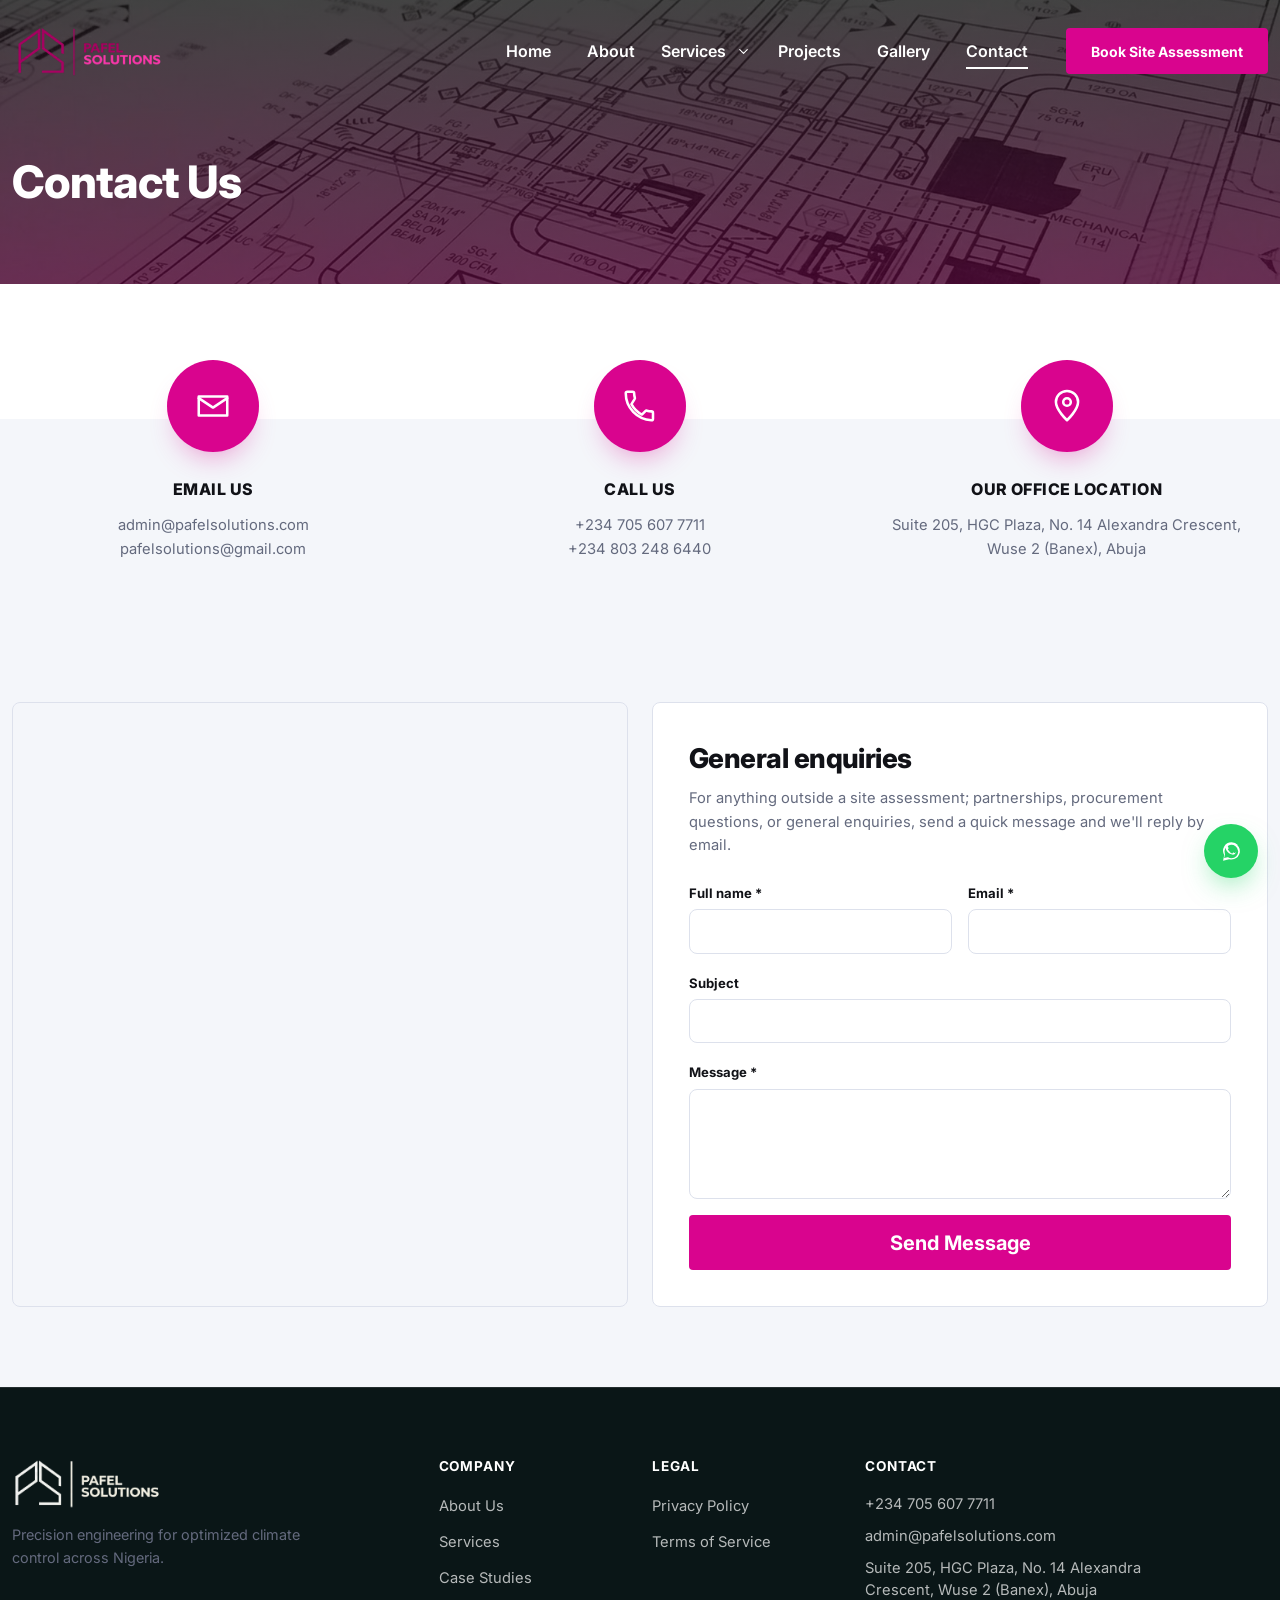
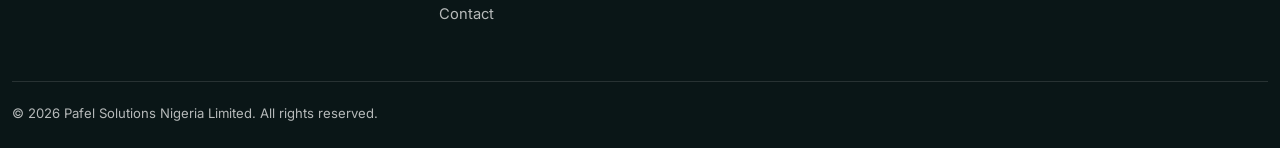
<file: contact.html>
<!DOCTYPE html>
<html lang="en">
<head>
<meta charset="UTF-8">
<meta name="viewport" content="width=device-width, initial-scale=1.0">
<meta name="robots" content="index, follow">
<title>Pafel Solutions | HVAC Engineering &amp; AC Installation in Abuja, Nigeria</title>
<meta name="description" content="Pafel Solutions Nig Ltd — Abuja-based HVAC engineers delivering precision design, VRF/chiller installation, and preventative maintenance for commercial, industrial, and luxury residential clients across Nigeria.">
<link rel="canonical" href="https://pafelsolutions.com/">

<!-- Open Graph / social sharing -->
<meta property="og:type" content="website">
<meta property="og:site_name" content="Pafel Solutions">
<meta property="og:title" content="Pafel Solutions | HVAC Engineering &amp; AC Installation in Abuja, Nigeria">
<meta property="og:description" content="Precision HVAC design, installation, and maintenance for commercial, industrial, and luxury residential clients across Nigeria.">
<meta property="og:url" content="https://pafelsolutions.com/">
<meta property="og:image" content="https://pafelsolutions.com/assets/images/og-image.jpg">
<meta property="og:locale" content="en_NG">

<meta name="twitter:card" content="summary_large_image">
<meta name="twitter:title" content="Pafel Solutions | HVAC Engineering &amp; AC Installation in Abuja, Nigeria">
<meta name="twitter:description" content="Precision HVAC design, installation, and maintenance for commercial, industrial, and luxury residential clients across Nigeria.">
<meta name="twitter:image" content="https://pafelsolutions.com/assets/images/og-image.jpg">

<meta name="theme-color" content="#4A0031">

<!-- Fonts -->
<link rel="preconnect" href="https://fonts.googleapis.com">
<link rel="preconnect" href="https://fonts.gstatic.com" crossorigin>
<link href="https://fonts.googleapis.com/css2?family=Manrope:wght@400;500;600;700;800&display=swap" rel="stylesheet">

<link rel="icon" type="image/png" href="assets/images/favicon.png">
<link rel="apple-touch-icon" href="assets/images/favicon.png">

<!-- Bootstrap 5 -->
<link href="https://cdn.jsdelivr.net/npm/bootstrap@5.3.3/dist/css/bootstrap.min.css" rel="stylesheet">

<!-- AOS -->
<link href="https://cdn.jsdelivr.net/npm/aos@2.3.4/dist/aos.css" rel="stylesheet">

<!-- Site styles -->
<link href="assets/css/style.css" rel="stylesheet">

<!-- Structured data -->
<script type="application/ld+json">
{
  "@context": "https://schema.org",
  "@type": "HVACBusiness",
  "name": "Pafel Solutions Nigeria Limited",
  "image": "https://pafelsolutions.com/assets/images/og-image.jpg",
  "logo": "https://pafelsolutions.com/assets/images/logo_dark.png",
  "url": "https://pafelsolutions.com/",
  "telephone": "+2347056077711",
  "email": "admin@pafelsolutions.com",
  "address": {
    "@type": "PostalAddress",
    "streetAddress": "Suite 205, HGC Plaza, No. 14 Alexandra Crescent, Wuse 2 (Banex)",
    "addressLocality": "Abuja",
    "addressCountry": "NG"
  },
  "areaServed": "Nigeria",
  "priceRange": "$$"
}
</script>
</head>
<body>

<!-- Preloader -->
<div id="preloader">
  <img id="preloader-mark" src="assets/images/preloder1.png" alt="Pafel Solutions">
</div>

<!-- Navbar -->
<nav class="navbar navbar-expand-lg fixed-top" id="mainNav">
  <div class="container">
    <a class="navbar-brand" href="index.html">
      <img src="assets/images/logo_light.png" alt="logo" class="brand-mark" >  
    </a>
    <button class="navbar-toggler" type="button" data-bs-toggle="collapse" data-bs-target="#navMenu" aria-controls="navMenu" aria-expanded="false" aria-label="Toggle navigation">
      <span class="toggler-bar"></span>
      <span class="toggler-bar"></span>
      <span class="toggler-bar"></span>
    </button>
    <div class="collapse navbar-collapse" id="navMenu">
      <ul class="navbar-nav ms-auto align-items-lg-center gap-lg-2">
         <li class="nav-item"><a class="nav-link" href="index.html">Home</a></li>
         <li class="nav-item"><a class="nav-link" href="about.html">About</a></li>
        <li class="nav-item dropdown">
          <div class="nav-link-split">
            <a class="nav-link" href="services.html" id="servicesDropdown">Services</a>
            <button type="button" class="dropdown-caret-btn" data-bs-toggle="dropdown" data-bs-display="static" aria-expanded="false" aria-label="Toggle Services submenu">
              <svg viewBox="0 0 24 24" fill="none"><path d="M6 9l6 6 6-6" stroke="currentColor" stroke-width="1.8" stroke-linecap="round" stroke-linejoin="round"/></svg>
            </button>
          </div>
          <ul class="dropdown-menu" aria-labelledby="servicesDropdown">
            <li><a class="dropdown-item" href="services.html#hvac-design">HVAC Design</a></li>
            <li><a class="dropdown-item" href="services.html#installation">Installation</a></li>
            <li><a class="dropdown-item" href="services.html#maintenance">Maintenance &amp; SLAs</a></li>
            <li><a class="dropdown-item" href="services.html#sales-consulting">Sales Consulting</a></li>
          </ul>
        </li>
        <li class="nav-item"><a class="nav-link" href="index.html#projects">Projects</a></li>
        <li class="nav-item"><a class="nav-link" href="gallery.html">Gallery</a></li> 
        <li class="nav-item"><a class="nav-link active" href="contact.html">Contact</a></li>
        <li class="nav-item ms-lg-3">
          <button type="button" class="btn btn-magenta btn-sm" data-bs-toggle="modal" data-bs-target="#assessmentModal">Book Site Assessment</button>
        </li>
      </ul>
    </div>
  </div>
</nav>

<!-- Page header -->
<header class="page-header">
  <div class="container" data-aos="fade-up">   
    <h1>Contact Us</h1>   
  </div>
</header>

<!-- Contact info band -->
<section class="contact-band">
  <div class="contact-band-bg"></div>
  <div class="container">
    <div class="row g-4">
      <div class="col-md-4">
        <div class="contact-band-item" data-aos="fade-up">
          <span class="contact-band-icon" aria-hidden="true">
            <svg viewBox="0 0 24 24" fill="none"><path d="M3 6h18v12H3z" stroke="currentColor" stroke-width="1.6" stroke-linejoin="round"/><path d="M3 7l9 6 9-6" stroke="currentColor" stroke-width="1.6" stroke-linecap="round" stroke-linejoin="round"/></svg>
          </span>
          <h3>Email Us</h3>
          <p><a href="mailto:admin@pafelsolutions.com">admin@pafelsolutions.com</a><br><a href="mailto:pafelsolutions@gmail.com">pafelsolutions@gmail.com</a></p>
        </div>
      </div>
      <div class="col-md-4">
        <div class="contact-band-item" data-aos="fade-up" data-aos-delay="80">
          <span class="contact-band-icon" aria-hidden="true">
            <svg viewBox="0 0 24 24" fill="none"><path d="M6.6 10.8a15.9 15.9 0 0 0 6.6 6.6l2.2-2.2a1 1 0 0 1 1-.25 9 9 0 0 0 2.8.45 1 1 0 0 1 1 1V20a1 1 0 0 1-1 1A17 17 0 0 1 3 4a1 1 0 0 1 1-1h3.3a1 1 0 0 1 1 1 9 9 0 0 0 .45 2.8 1 1 0 0 1-.25 1z" stroke="currentColor" stroke-width="1.6" stroke-linejoin="round"/></svg>
          </span>
          <h3>Call Us</h3>
          <p><a href="tel:+2347056077711">+234 705 607 7711</a><br><a href="tel:+2348032486440">+234 803 248 6440</a></p>
        </div>
      </div>
      <div class="col-md-4">
        <div class="contact-band-item" data-aos="fade-up" data-aos-delay="160">
          <span class="contact-band-icon" aria-hidden="true">
            <svg viewBox="0 0 24 24" fill="none"><path d="M12 21s7-6.5 7-11.5A7 7 0 0 0 5 9.5C5 14.5 12 21 12 21z" stroke="currentColor" stroke-width="1.6" stroke-linejoin="round"/><circle cx="12" cy="9.5" r="2.4" stroke="currentColor" stroke-width="1.6"/></svg>
          </span>
          <h3>Our Office Location</h3>
          <p>Suite 205, HGC Plaza, No. 14 Alexandra Crescent,<br>Wuse 2 (Banex), Abuja</p>
        </div>
      </div>
    </div>
  </div>
  <!-- <div class="contact-band-bar"></div> -->
</section>

<!-- Map + message form -->
<section class="contact-main">
  <div class="container">
    <div class="row g-4 align-items-stretch">
      <div class="col-lg-6" data-aos="fade-right">
        <div class="map-frame">
          <iframe
            src="https://www.google.com/maps?q=Suite+205,+HGC+Plaza,+No.+14+Alexandra+Crescent,+Wuse+2+(Banex),+Abuja&output=embed"
            width="100%" height="100%" style="border:0;" allowfullscreen loading="lazy"
            referrerpolicy="no-referrer-when-downgrade" title="Pafel Solutions office location — Wuse 2, Abuja"></iframe>
        </div>
      </div>
      <div class="col-lg-6" data-aos="fade-left">
        <div class="contact-form-wrap">         
          <h2>General enquiries</h2>
          <p class="contact-form-sub">For anything outside a site assessment; partnerships, procurement questions, or general enquiries, send a quick message and we'll reply by email.</p>
          <form id="contactForm" class="booking-form" novalidate>
            <div class="row g-3">
              <div class="col-sm-6">
                <label class="form-label" for="cName">Full name *</label>
                <input type="text" class="form-control" id="cName" required>
              </div>
              <div class="col-sm-6">
                <label class="form-label" for="cEmail">Email *</label>
                <input type="email" class="form-control" id="cEmail" required>
              </div>
              <div class="col-12">
                <label class="form-label" for="cSubject">Subject</label>
                <input type="text" class="form-control" id="cSubject">
              </div>
              <div class="col-12">
                <label class="form-label" for="cMessage">Message *</label>
                <textarea class="form-control" id="cMessage" rows="4" required></textarea>
              </div>
            </div>
              <button type="submit" class="btn btn-magenta btn-lg w-100 mt-3" id="cSubmit">Send Message</button>
              <div class="form-status" id="cStatus" role="status" aria-live="polite"></div>
            </form>
        </div>
      </div>
    </div>
  </div>
</section>

<!-- Footer -->
<footer id="contact">
  <div class="container">
    <div class="row g-4 footer-grid">
      <div class="col-lg-4">
        <a class="navbar-brand footer-brand" href="index.html">
          <img src="assets/images/logo_dark.png" alt="logo" class="brand-mark">    
        </a>
        <p class="footer-tag">Precision engineering for optimized climate control across Nigeria.</p>
      </div>
      <div class="col-6 col-lg-2">
        <h5>Company</h5>
        <ul>
          <li><a href="index.html#about">About Us</a></li>
          <li><a href="index.html#services">Services</a></li>
          <li><a href="index.html#projects">Case Studies</a></li>
          <li><a href="contact.html">Contact</a></li>
        </ul>
      </div>
      <div class="col-6 col-lg-2">
        <h5>Legal</h5>
        <ul>
          <li><a href="#">Privacy Policy</a></li>
          <li><a href="#">Terms of Service</a></li>
        </ul>
      </div>
      <div class="col-lg-4">
        <h5>Contact</h5>
        <ul class="footer-contact">
          <li><a href="tel:+2347056077711">+234 705 607 7711</a></li>
          <li><a href="mailto:admin@pafelsolutions.com">admin@pafelsolutions.com</a></li>
          <li><span>Suite 205, HGC Plaza, No. 14 Alexandra Crescent, Wuse 2 (Banex), Abuja</span></li>
        </ul>
      </div>
    </div>
    <div class="footer-bottom">
      <span>© 2026 Pafel Solutions Nigeria Limited. All rights reserved.</span>
    </div>
  </div>
</footer>

<!-- Book Site Assessment Modal -->
<div class="modal fade assessment-modal" id="assessmentModal" tabindex="-1" aria-labelledby="assessmentModalLabel" aria-hidden="true">
  <div class="modal-dialog modal-dialog-centered modal-lg">
    <div class="modal-content">
      <div class="modal-header">
        <div>
          <h2 class="modal-title" id="assessmentModalLabel">Book a Site Assessment</h2>
          <p class="modal-subtitle">Pick a date and share your project details — our engineering team will confirm within one business day.</p>
        </div>
        <button type="button" class="btn-close" data-bs-dismiss="modal" aria-label="Close"></button>
      </div>
      <div class="modal-body">
        <div class="row g-4">
          <!-- Calendar & time -->
          <div class="col-lg-5">
            <div class="booking-panel">
              <span class="step-label"><span class="step-num">1</span>Select date &amp; time</span>

              <div class="cal-header">
                <button type="button" class="cal-nav" id="calPrev" aria-label="Previous month">←</button>
                <span id="calMonthLabel" class="cal-month"></span>
                <button type="button" class="cal-nav" id="calNext" aria-label="Next month">→</button>
              </div>
              <div class="cal-weekdays">
                <span>Su</span><span>Mo</span><span>Tu</span><span>We</span><span>Th</span><span>Fr</span><span>Sa</span>
              </div>
              <div class="cal-grid" id="calGrid"></div>

              <div class="time-section">
                <span class="time-label">Available times</span>
                <div class="time-grid" id="timeGrid"></div>
                <p class="time-empty" id="timeEmpty">Select a date to see available times.</p>
              </div>
            </div>
          </div>

          <!-- Form -->
          <div class="col-lg-7">
            <span class="step-label"><span class="step-num">2</span>Project details</span>
            <form id="assessmentForm" class="booking-form" novalidate>
              <div class="row g-3">
                <div class="col-sm-6">
                  <label class="form-label" for="bkName">Full name *</label>
                  <input type="text" class="form-control" id="bkName" required>
                </div>
                <div class="col-sm-6">
                  <label class="form-label" for="bkPhone">Phone number *</label>
                  <input type="tel" class="form-control" id="bkPhone" required
                        inputmode="numeric" maxlength="11" pattern="0[0-9]{10}">
                </div>
                <div class="col-sm-6">
                  <label class="form-label" for="bkProject">Project type</label>
                  <select class="form-select" id="bkProject">
                    <option>Commercial Building</option>
                    <option>Premium Residential</option>
                    <option>Industrial / Server Facility</option>
                  </select>
                </div>
                <div class="col-sm-6">
                  <label class="form-label" for="bkSystem">Preferred system</label>
                  <select class="form-select" id="bkSystem">
                    <option>I'm not sure / need advice</option>
                    <option>VRV / VRF Systems</option>
                    <option>Ceiling Concealed / Ducted</option>
                    <option>Ceiling Cassette</option>
                    <option>High Wall Split</option>
                  </select>
                </div>
                <div class="col-12">
                  <label class="form-label" for="bkScope">Scope / description</label>
                  <textarea class="form-control" id="bkScope" rows="3"></textarea>
                </div>
              </div>

              <p class="selected-summary" id="selectedSummary">No date selected yet.</p>

              <button type="submit" class="btn btn-magenta btn-lg w-100" id="bkSubmit">Confirm Appointment</button>
              <div class="form-status" id="bkStatus" role="status" aria-live="polite"></div>
              <p class="booking-note">No commitment for the initial assessment.</p>
            </form>
          </div>
        </div>
      </div>
    </div>
  </div>
</div>

<!-- Floating WhatsApp button -->
<a href="https://wa.me/2347056077711?text=Hi%20Pafel%20Solutions%2C%20I%27d%20like%20to%20ask%20about%20your%20HVAC%20services."
   class="whatsapp-float" target="_blank" rel="noopener" aria-label="Chat with Pafel Solutions on WhatsApp">
  <svg viewBox="0 0 32 32" fill="none" xmlns="http://www.w3.org/2000/svg">
    <path d="M23.5 8.4A9.9 9.9 0 0 0 16 5.1a9.9 9.9 0 0 0-8.6 14.9L6 27l7.2-1.9a9.9 9.9 0 0 0 2.8.4 9.9 9.9 0 0 0 7-16.9v-.2zM16 24a8.2 8.2 0 0 1-4.2-1.1l-.3-.2-4.3 1.1 1.2-4.2-.2-.3A8.2 8.2 0 1 1 24 15.8 8.2 8.2 0 0 1 16 24z" fill="currentColor"/>
    <path d="M20.4 18.1c-.3-.1-1.6-.8-1.8-.9-.2-.1-.4-.1-.6.1s-.7.9-.9 1c-.2.2-.3.2-.6.1a6.7 6.7 0 0 1-3.4-3 7.7 7.7 0 0 1-1.4-1.7c-.1-.2 0-.4.1-.5l.4-.5.3-.4a.6.6 0 0 0 0-.5c-.1-.1-.6-1.5-.8-2s-.4-.4-.6-.4h-.5a1 1 0 0 0-.7.3 3 3 0 0 0-.9 2.2c0 1.3.9 2.6 1.1 2.8.1.2 2 3.1 4.9 4.3a16 16 0 0 0 1.7.6 4 4 0 0 0 1.8.1 3 3 0 0 0 2-1.4 2.4 2.4 0 0 0 .2-1.4c-.1-.1-.3-.2-.6-.3z" fill="currentColor"/>
  </svg>
  <span class="whatsapp-tooltip">Chat on WhatsApp</span>
</a>

<script src="https://cdn.jsdelivr.net/npm/bootstrap@5.3.3/dist/js/bootstrap.bundle.min.js"></script>
<script src="https://cdn.jsdelivr.net/npm/aos@2.3.4/dist/aos.js"></script>
<script src="https://cdnjs.cloudflare.com/ajax/libs/gsap/3.12.5/gsap.min.js"></script>
<script src="assets/js/main.js"></script>
</body>
</html>
</file>
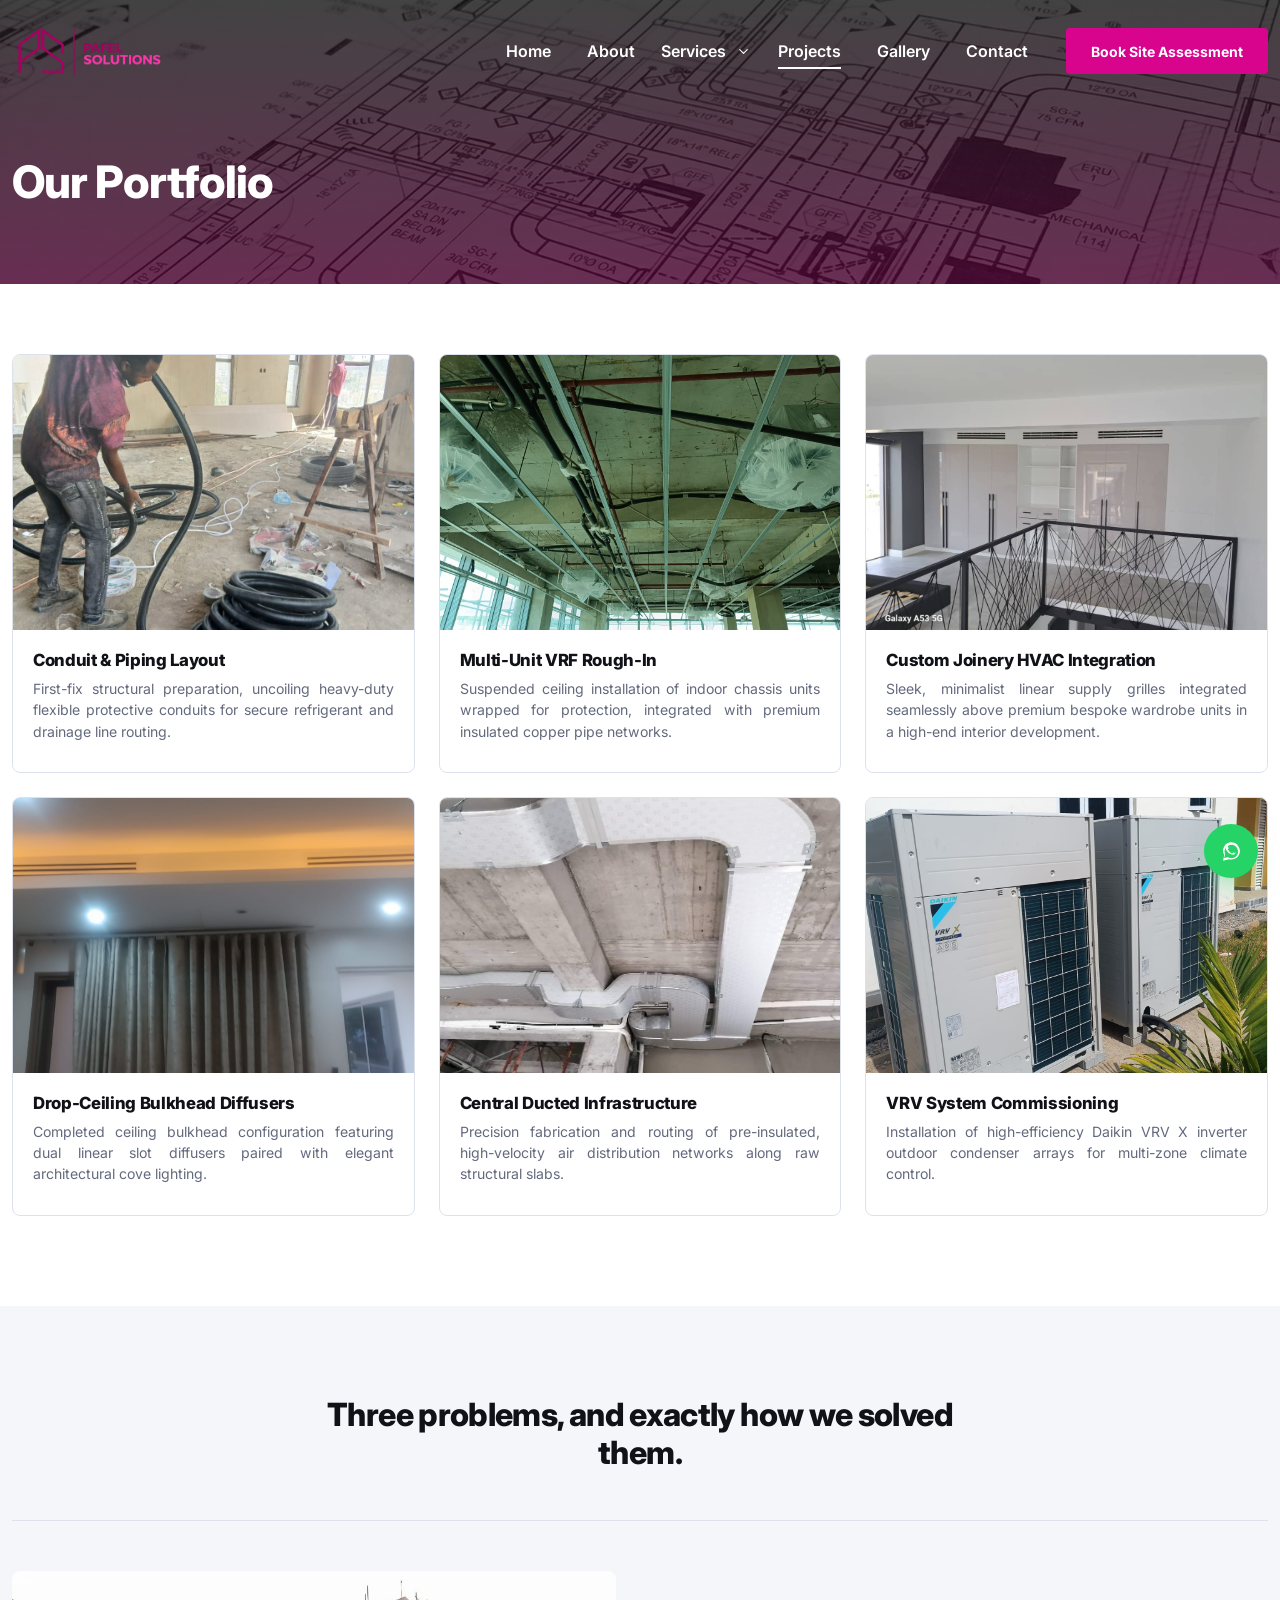
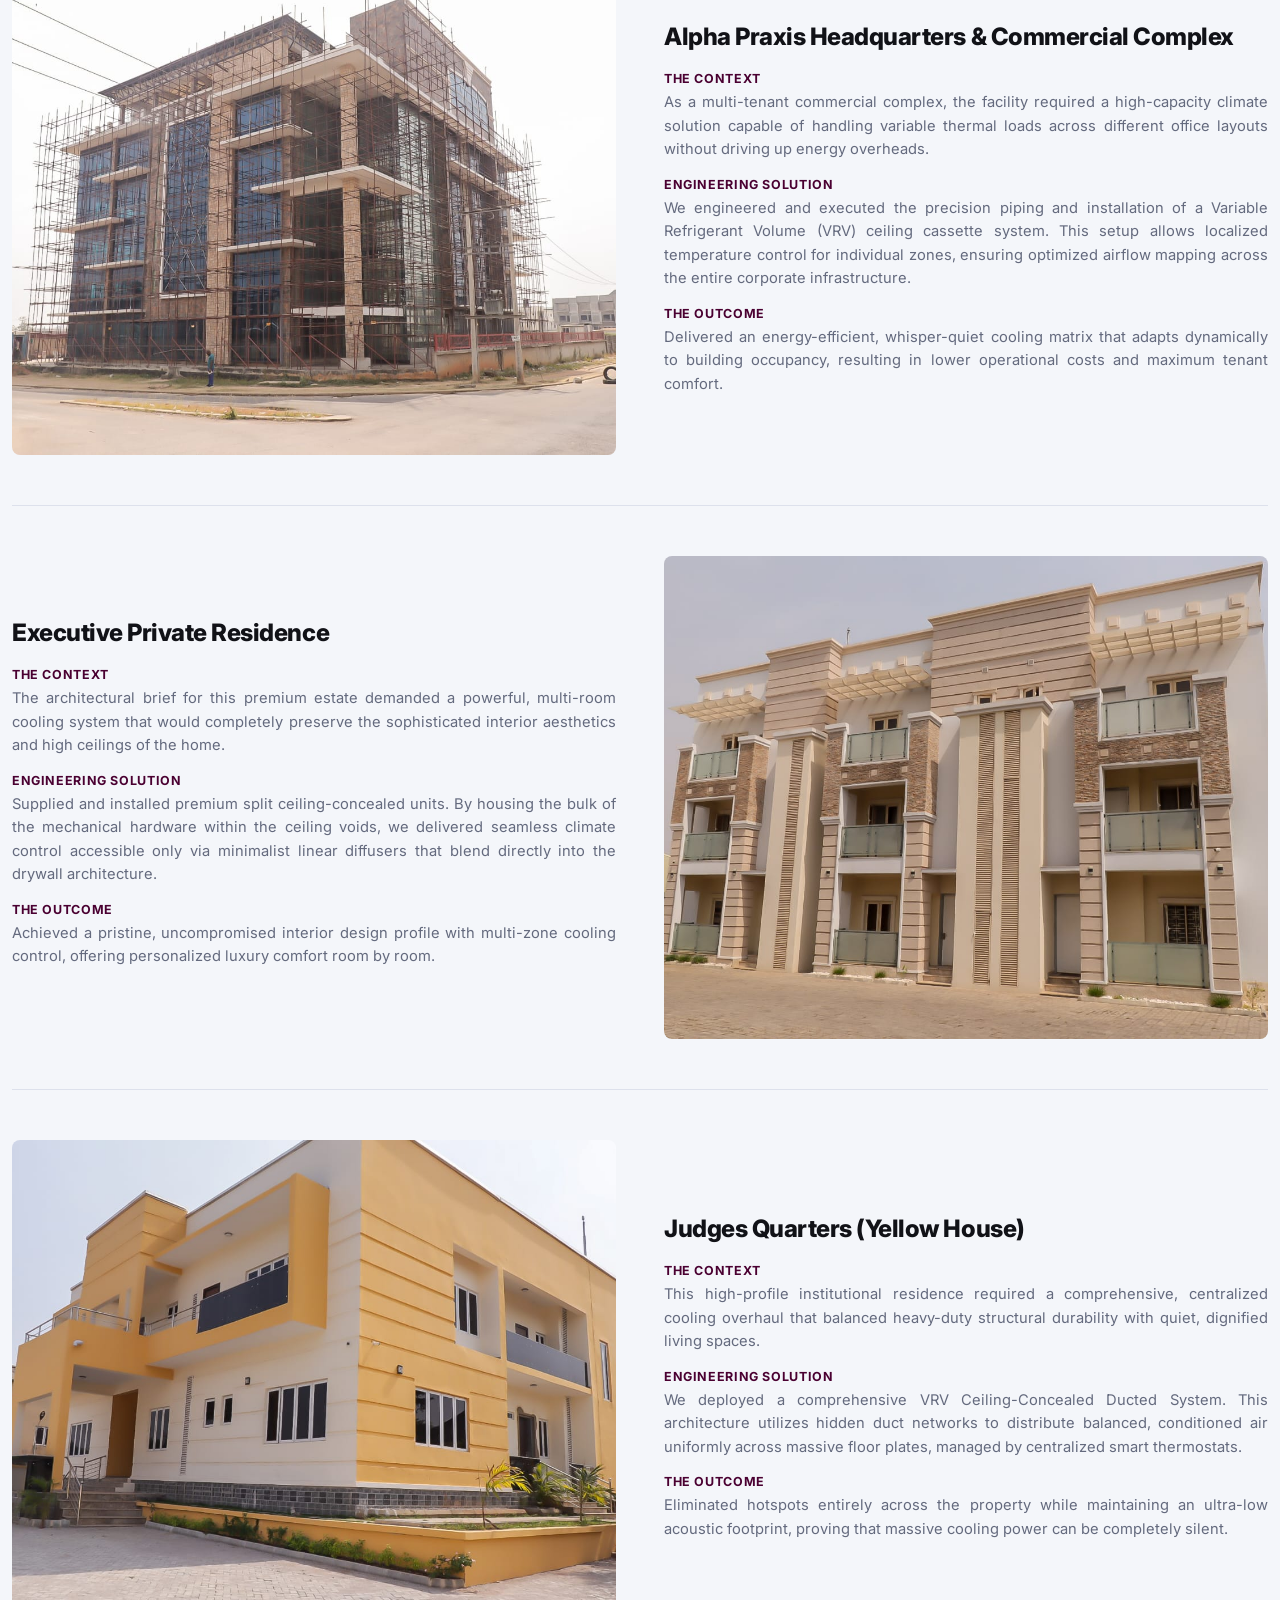
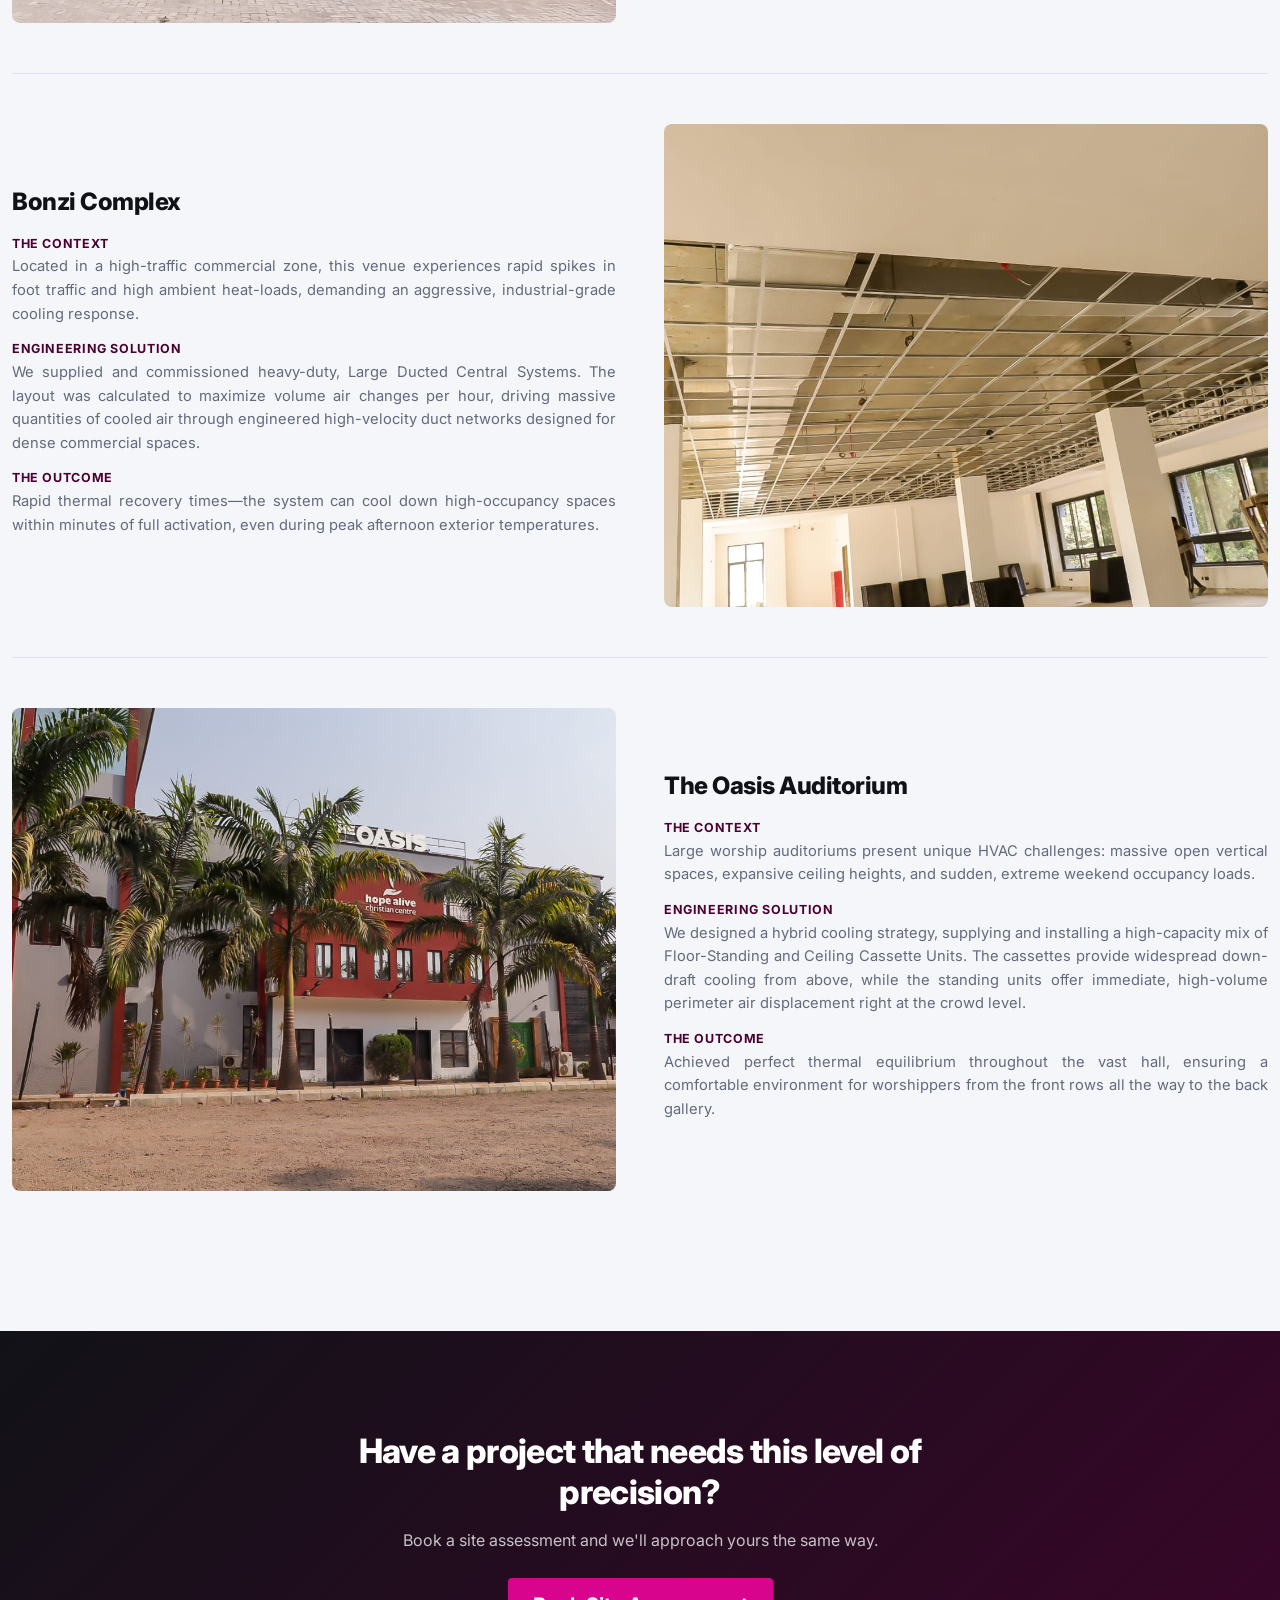
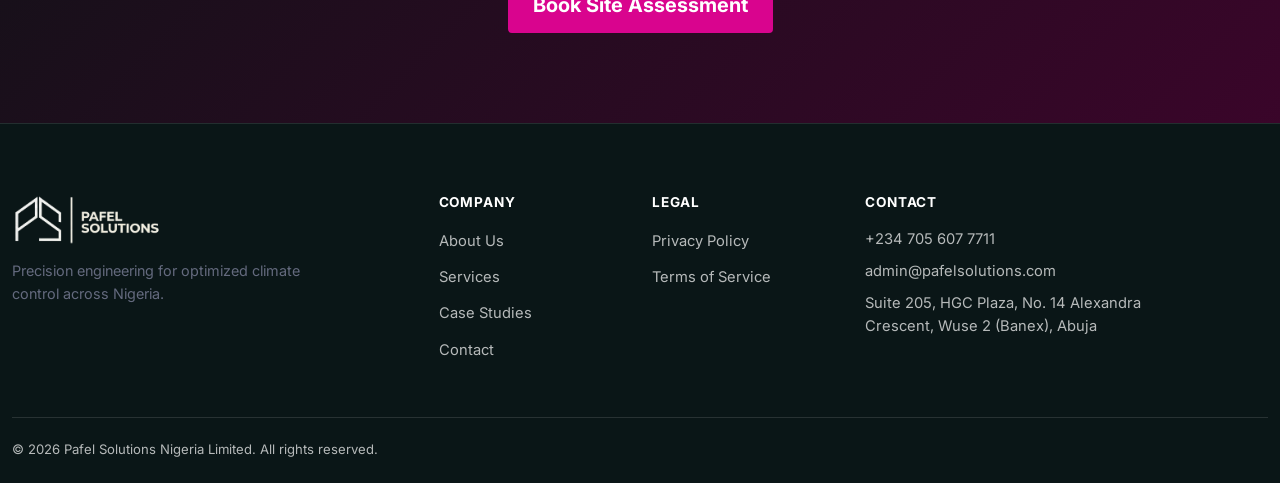
<file: projects.html>
<!DOCTYPE html>
<html lang="en">
<head>
<meta charset="UTF-8">
<meta name="viewport" content="width=device-width, initial-scale=1.0">
<meta name="robots" content="index, follow">
<title>Pafel Solutions | HVAC Engineering &amp; AC Installation in Abuja, Nigeria</title>
<meta name="description" content="Pafel Solutions Nig Ltd — Abuja-based HVAC engineers delivering precision design, VRF/chiller installation, and preventative maintenance for commercial, industrial, and luxury residential clients across Nigeria.">
<link rel="canonical" href="https://pafelsolutions.com/">

<!-- Open Graph / social sharing -->
<meta property="og:type" content="website">
<meta property="og:site_name" content="Pafel Solutions">
<meta property="og:title" content="Pafel Solutions | HVAC Engineering &amp; AC Installation in Abuja, Nigeria">
<meta property="og:description" content="Precision HVAC design, installation, and maintenance for commercial, industrial, and luxury residential clients across Nigeria.">
<meta property="og:url" content="https://pafelsolutions.com/">
<meta property="og:image" content="https://pafelsolutions.com/assets/images/og-image.jpg">
<meta property="og:locale" content="en_NG">

<meta name="twitter:card" content="summary_large_image">
<meta name="twitter:title" content="Pafel Solutions | HVAC Engineering &amp; AC Installation in Abuja, Nigeria">
<meta name="twitter:description" content="Precision HVAC design, installation, and maintenance for commercial, industrial, and luxury residential clients across Nigeria.">
<meta name="twitter:image" content="https://pafelsolutions.com/assets/images/og-image.jpg">

<meta name="theme-color" content="#4A0031">

<!-- Fonts -->
<link rel="preconnect" href="https://fonts.googleapis.com">
<link rel="preconnect" href="https://fonts.gstatic.com" crossorigin>
<link href="https://fonts.googleapis.com/css2?family=Manrope:wght@400;500;600;700;800&display=swap" rel="stylesheet">

<link rel="icon" type="image/png" href="assets/images/favicon.png">
<link rel="apple-touch-icon" href="assets/images/favicon.png">

<!-- Bootstrap 5 -->
<link href="https://cdn.jsdelivr.net/npm/bootstrap@5.3.3/dist/css/bootstrap.min.css" rel="stylesheet">

<!-- AOS -->
<link href="https://cdn.jsdelivr.net/npm/aos@2.3.4/dist/aos.css" rel="stylesheet">

<!-- Site styles -->
<link href="assets/css/style.css" rel="stylesheet">

<!-- Structured data -->
<script type="application/ld+json">
{
  "@context": "https://schema.org",
  "@type": "HVACBusiness",
  "name": "Pafel Solutions Nigeria Limited",
  "image": "https://pafelsolutions.com/assets/images/og-image.jpg",
  "logo": "https://pafelsolutions.com/assets/images/logo_dark.png",
  "url": "https://pafelsolutions.com/",
  "telephone": "+2347056077711",
  "email": "admin@pafelsolutions.com",
  "address": {
    "@type": "PostalAddress",
    "streetAddress": "Suite 205, HGC Plaza, No. 14 Alexandra Crescent, Wuse 2 (Banex)",
    "addressLocality": "Abuja",
    "addressCountry": "NG"
  },
  "areaServed": "Nigeria",
  "priceRange": "$$"
}
</script>
</head>
<body>


<!-- Preloader -->
<div id="preloader">
  <img id="preloader-mark" src="assets/images/preloder1.png" alt="Pafel Solutions">
</div>

<!-- Navbar -->
<nav class="navbar navbar-expand-lg fixed-top" id="mainNav">
  <div class="container">
    <a class="navbar-brand" href="index.html">
      <img src="assets/images/logo_light.png" alt="logo" class="brand-mark">    
    </a>
    <button class="navbar-toggler" type="button" data-bs-toggle="collapse" data-bs-target="#navMenu" aria-controls="navMenu" aria-expanded="false" aria-label="Toggle navigation">
      <span class="toggler-bar"></span>
      <span class="toggler-bar"></span>
      <span class="toggler-bar"></span>
    </button>
    <div class="collapse navbar-collapse" id="navMenu">
      <ul class="navbar-nav ms-auto align-items-lg-center gap-lg-2">
        <li class="nav-item"><a class="nav-link" href="index.html">Home</a></li>
        <li class="nav-item"><a class="nav-link" href="about.html">About</a></li> 
        <li class="nav-item dropdown">
          <div class="nav-link-split">
            <a class="nav-link" href="services.html" id="servicesDropdown">Services</a>
            <button type="button" class="dropdown-caret-btn" data-bs-toggle="dropdown" data-bs-display="static" aria-expanded="false" aria-label="Toggle Services submenu">
              <svg viewBox="0 0 24 24" fill="none"><path d="M6 9l6 6 6-6" stroke="currentColor" stroke-width="1.8" stroke-linecap="round" stroke-linejoin="round"/></svg>
            </button>
          </div>
          <ul class="dropdown-menu" aria-labelledby="servicesDropdown">
            <li><a class="dropdown-item" href="services.html#hvac-design">HVAC Design</a></li>
            <li><a class="dropdown-item" href="services.html#installation">Installation</a></li>
            <li><a class="dropdown-item" href="services.html#maintenance">Maintenance &amp; SLAs</a></li>
            <li><a class="dropdown-item" href="services.html#sales-consulting">Sales Consulting</a></li>
          </ul>
        </li>
        <li class="nav-item"><a class="nav-link active" href="projects.html">Projects</a></li>        
        <li class="nav-item"><a class="nav-link" href="gallery.html">Gallery</a></li>        
        <li class="nav-item"><a class="nav-link" href="contact.html">Contact</a></li>
        <li class="nav-item ms-lg-3">
          <button type="button" class="btn btn-magenta btn-sm" data-bs-toggle="modal" data-bs-target="#assessmentModal">Book Site Assessment</button>
        </li>
      </ul>
    </div>
  </div>
</nav>

<!-- Page header -->
<header class="page-header">
  <div class="container" data-aos="fade-up">  
    <h1>Our Portfolio</h1>   
  </div>
</header>

<!-- Filter + grid -->
<section class="portfolio">
  <div class="container">
    <div class="row g-4 portfolio-grid">

      <div class="col-md-6 col-lg-4 grid-item" data-category="datacenter" data-aos="fade-up">
        <div class="grid-project-card">
          <div class="grid-project-media">
            <img src="assets/images/photo28.jpeg" alt="Data center server aisle with cooling infrastructure">
          </div>
          <div class="grid-project-body">            
            <h3>Conduit & Piping Layout</h3>
            <p>First-fix structural preparation, uncoiling heavy-duty flexible protective conduits for secure refrigerant and drainage line routing.</p>          
          </div>
        </div>
      </div>

      <div class="col-md-6 col-lg-4 grid-item" id="victoria-island-hq" data-category="commercial" data-aos="fade-up" data-aos-delay="80">
        <div class="grid-project-card">
          <div class="grid-project-media">
            <img src="assets/images/photo1.jpeg" alt="Modern commercial office building interior">
          </div>
          <div class="grid-project-body">            
            <h3>Multi-Unit VRF Rough-In</h3>
            <p>Suspended ceiling installation of indoor chassis units wrapped for protection, integrated with premium insulated copper pipe networks.</p>          
          </div>
        </div>
      </div>

      <div class="col-md-6 col-lg-4 grid-item" id="ikoyi-residences" data-category="residential" data-aos="fade-up" data-aos-delay="160">
        <div class="grid-project-card">
          <div class="grid-project-media">
            <img src="assets/images/photo6.jpeg" alt="Luxury residential apartment exterior at dusk">
          </div>
         <div class="grid-project-body">            
          <h3>Custom Joinery HVAC Integration</h3>
          <p>Sleek, minimalist linear supply grilles integrated seamlessly above premium bespoke wardrobe units in a high-end interior development.</p>          
        </div>
        </div>
      </div>

      <div class="col-md-6 col-lg-4 grid-item" data-category="commercial" data-aos="fade-up">
        <div class="grid-project-card">
          <div class="grid-project-media">
            <img src="assets/images/photo14.jpeg" alt="Modern shopping mall interior">
          </div>
         <div class="grid-project-body">            
          <h3>Drop-Ceiling Bulkhead Diffusers</h3>
          <p>Completed ceiling bulkhead configuration featuring dual linear slot diffusers paired with elegant architectural cove lighting.</p>          
        </div>
        </div>
      </div>

      <div class="col-md-6 col-lg-4 grid-item" data-category="industrial" data-aos="fade-up" data-aos-delay="80">
        <div class="grid-project-card">
          <div class="grid-project-media">
            <img src="assets/images/photo12.jpeg" alt="Industrial cold storage warehouse interior">
          </div>
          <div class="grid-project-body">            
            <h3>Central Ducted Infrastructure</h3>
            <p>Precision fabrication and routing of pre-insulated, high-velocity air distribution networks along raw structural slabs.</p>          
          </div>
        </div>
      </div>

      <div class="col-md-6 col-lg-4 grid-item" data-category="commercial" data-aos="fade-up" data-aos-delay="160">
        <div class="grid-project-card">
          <div class="grid-project-media">
            <img src="assets/images/photo33.jpeg" alt="Medical diagnostics equipment in a clinical setting">
          </div>
          <div class="grid-project-body">            
            <h3>VRV System Commissioning</h3>
            <p>Installation of high-efficiency Daikin VRV X inverter outdoor condenser arrays for multi-zone climate control.</p>          
          </div>
        </div>
      </div>     

    </div>

    <p class="filter-empty" id="filterEmpty">No projects in this category yet.</p>
  </div>
</section>

<!-- Case studies -->
<section class="case-studies">
  <div class="container">
    <div class="section-head" data-aos="fade-up">      
      <h2>Three problems, and exactly how we solved them.</h2>
    </div>   

    <div class="case-study" id="alpha-praxis-hq" data-aos="fade-up">
      <div class="row align-items-center g-5">
        <div class="col-lg-6">
          <div class="case-media">
             <img src="assets/images/photo16.jpeg" alt="Data center server aisle with cooling infrastructure">
          </div>
        </div>
        <div class="col-lg-6">     
          <h3>Alpha Praxis Headquarters & Commercial Complex</h3>
          <div class="case-block">
            <h5>The Context</h5>
            <p>As a multi-tenant commercial complex, the facility required a high-capacity climate solution capable of handling variable thermal loads across different office layouts without driving up energy overheads.</p>
          </div>
          <div class="case-block">
            <h5>Engineering Solution</h5>
            <p>We engineered and executed the precision piping and installation of a Variable Refrigerant Volume (VRV) ceiling cassette system. This setup allows localized temperature control for individual zones, ensuring optimized airflow mapping across the entire corporate infrastructure.</p>
          </div>
          <div class="case-block">
            <h5>The Outcome</h5>
            <p>Delivered an energy-efficient, whisper-quiet cooling matrix that adapts dynamically to building occupancy, resulting in lower operational costs and maximum tenant comfort.</p>
          </div>
        </div>
      </div>
    </div>

    <div class="case-study" id="kado-residence" data-aos="fade-up">
  <div class="row align-items-center g-5 flex-lg-row-reverse">
    <div class="col-lg-6">
      <div class="case-media">
        <img src="assets/images/photo23.jpeg" alt="Luxury residential interior showing concealed ceiling cooling grilles">
      </div>
    </div>
    <div class="col-lg-6">        
      <h3>Executive Private Residence</h3>
      <div class="case-block">
        <h5>The Context</h5>
        <p>The architectural brief for this premium estate demanded a powerful, multi-room cooling system that would completely preserve the sophisticated interior aesthetics and high ceilings of the home.</p>
      </div>
      <div class="case-block">
        <h5>Engineering Solution</h5>
        <p>Supplied and installed premium split ceiling-concealed units. By housing the bulk of the mechanical hardware within the ceiling voids, we delivered seamless climate control accessible only via minimalist linear diffusers that blend directly into the drywall architecture.</p>
      </div>
      <div class="case-block">
        <h5>The Outcome</h5>
        <p>Achieved a pristine, uncompromised interior design profile with multi-zone cooling control, offering personalized luxury comfort room by room.</p>
      </div>
    </div>
  </div>
</div>

<div class="case-study" id="judges-quarters" data-aos="fade-up">
  <div class="row align-items-center g-5">
    <div class="col-lg-6">
      <div class="case-media">
        <img src="assets/images/photo25.jpeg" alt="Modern upscale residential block with ducted climate systems">
      </div>
    </div>
    <div class="col-lg-6">          
      <h3>Judges Quarters (Yellow House)</h3>
      <div class="case-block">
        <h5>The Context</h5>
        <p>This high-profile institutional residence required a comprehensive, centralized cooling overhaul that balanced heavy-duty structural durability with quiet, dignified living spaces.</p>
      </div>
      <div class="case-block">
        <h5>Engineering Solution</h5>
        <p>We deployed a comprehensive VRV Ceiling-Concealed Ducted System. This architecture utilizes hidden duct networks to distribute balanced, conditioned air uniformly across massive floor plates, managed by centralized smart thermostats.</p>
      </div>
      <div class="case-block">
        <h5>The Outcome</h5>
        <p>Eliminated hotspots entirely across the property while maintaining an ultra-low acoustic footprint, proving that massive cooling power can be completely silent.</p>
      </div>
    </div>
  </div>
</div>

<div class="case-study" id="bonzi-wuse" data-aos="fade-up">
  <div class="row align-items-center g-5 flex-lg-row-reverse">
    <div class="col-lg-6">
      <div class="case-media">
        <img src="assets/images/photo17.jpeg" alt="High-traffic commercial venue with central ducted systems">
      </div>
    </div>
    <div class="col-lg-6">        
      <h3>Bonzi Complex</h3>
      <div class="case-block">
        <h5>The Context</h5>
        <p>Located in a high-traffic commercial zone, this venue experiences rapid spikes in foot traffic and high ambient heat-loads, demanding an aggressive, industrial-grade cooling response.</p>
      </div>
      <div class="case-block">
        <h5>Engineering Solution</h5>
        <p>We supplied and commissioned heavy-duty, Large Ducted Central Systems. The layout was calculated to maximize volume air changes per hour, driving massive quantities of cooled air through engineered high-velocity duct networks designed for dense commercial spaces.</p>
      </div>
      <div class="case-block">
        <h5>The Outcome</h5>
        <p>Rapid thermal recovery times—the system can cool down high-occupancy spaces within minutes of full activation, even during peak afternoon exterior temperatures.</p>
      </div>
    </div>
  </div>
</div>


<div class="case-study" id="the-oasis" data-aos="fade-up">
  <div class="row align-items-center g-5">
    <div class="col-lg-6">
      <div class="case-media">
        <img src="assets/images/photo24.jpeg" alt="Large auditorium layout with standing and cassette cooling units">
      </div>
    </div>
    <div class="col-lg-6">          
      <h3>The Oasis Auditorium</h3>
      <div class="case-block">
        <h5>The Context</h5>
        <p>Large worship auditoriums present unique HVAC challenges: massive open vertical spaces, expansive ceiling heights, and sudden, extreme weekend occupancy loads.</p>
      </div>
      <div class="case-block">
        <h5>Engineering Solution</h5>
        <p>We designed a hybrid cooling strategy, supplying and installing a high-capacity mix of Floor-Standing and Ceiling Cassette Units. The cassettes provide widespread down-draft cooling from above, while the standing units offer immediate, high-volume perimeter air displacement right at the crowd level.</p>
      </div>
      <div class="case-block">
        <h5>The Outcome</h5>
        <p>Achieved perfect thermal equilibrium throughout the vast hall, ensuring a comfortable environment for worshippers from the front rows all the way to the back gallery.</p>
      </div>
    </div>
  </div>
</div>

    <!-- <div class="case-study" id="kano-cold-storage" data-aos="fade-up">
      <div class="row align-items-center g-5 flex-lg-row-reverse">
        <div class="col-lg-6">
          <div class="case-media">
            <img src="assets/images/photo9.jpeg" alt="Industrial cold storage warehouse interior">
          </div>
        </div>
        <div class="col-lg-6">         
          <h3>Kano Cold Storage Facility</h3>
          <div class="case-block"><h5>Challenge</h5><p>Inconsistent temperatures from an aging compressor system were causing regular spoilage losses on perishable stock.</p></div>
          <div class="case-block"><h5>Solution</h5><p>Retrofit with energy-efficient compressors and upgraded panel insulation, plus a maintenance schedule built around the facility's actual load cycles.</p></div>
          <div class="case-block"><h5>Result</h5><p>Spoilage incidents dropped by roughly <strong>90%</strong>, with the retrofit paying for itself in an estimated <strong>14 months</strong>.</p></div>
        </div>
      </div>
    </div>

    <div class="case-study" id="wuse-medical-centre" data-aos="fade-up">
      <div class="row align-items-center g-5">
        <div class="col-lg-6">
          <div class="case-media">
            <img src="assets/images/photo28.jpeg" alt="Medical diagnostics equipment in a clinical setting">
          </div>
        </div>
        <div class="col-lg-6">          
          <h3>Wuse Medical Diagnostics Centre</h3>
          <div class="case-block"><h5>Challenge</h5><p>Imaging equipment required tight temperature and humidity tolerances that the building's original split units couldn't hold consistently.</p></div>
          <div class="case-block"><h5>Solution</h5><p>Installed a precision VRF system with dedicated humidity control zoning around the imaging suite, separate from general office cooling.</p></div>
          <div class="case-block"><h5>Result</h5><p><strong>Zero equipment downtime</strong> due to climate variance since installation.</p></div>
        </div>
      </div>
    </div> -->
  </div>
</section>

<!-- CTA -->
<section class="cta-band-ink" data-aos="fade-up">
  <div class="container text-center">   
    <h2>Have a project that needs this level of precision?</h2>
    <p>Book a site assessment and we'll approach yours the same way.</p>
    <button type="button" class="btn btn-magenta btn-lg" data-bs-toggle="modal" data-bs-target="#assessmentModal">Book Site Assessment</button>
  </div>
</section>

<!-- Footer -->
<footer id="contact">
  <div class="container">
    <div class="row g-4 footer-grid">
      <div class="col-lg-4">
        <a class="navbar-brand footer-brand" href="index.html">
          <img src="assets/images/logo_dark.png" alt="logo" class="brand-mark">    
        </a>
        <p class="footer-tag">Precision engineering for optimized climate control across Nigeria.</p>
      </div>
      <div class="col-6 col-lg-2">
        <h5>Company</h5>
        <ul>
          <li><a href="about.html">About Us</a></li>
          <li><a href="index.html#services">Services</a></li>
          <li><a href="projects.html">Case Studies</a></li>
          <li><a href="contact.html">Contact</a></li>
        </ul>
      </div>
      <div class="col-6 col-lg-2">
        <h5>Legal</h5>
        <ul>
          <li><a href="#">Privacy Policy</a></li>
          <li><a href="#">Terms of Service</a></li>
        </ul>
      </div>
      <div class="col-lg-4">
        <h5>Contact</h5>
        <ul class="footer-contact">
          <li><a href="tel:+2347056077711">+234 705 607 7711</a></li>
          <li><a href="mailto:admin@pafelsolutions.com">admin@pafelsolutions.com</a></li>
          <li><span>Suite 205, HGC Plaza, No. 14 Alexandra Crescent, Wuse 2 (Banex), Abuja</span></li>
        </ul>
      </div>
    </div>
    <div class="footer-bottom">
      <span>© 2026 Pafel Solutions Nigeria Limited. All rights reserved.</span>
    </div>
  </div>
</footer>

<!-- Book Site Assessment Modal -->
<div class="modal fade assessment-modal" id="assessmentModal" tabindex="-1" aria-labelledby="assessmentModalLabel" aria-hidden="true">
  <div class="modal-dialog modal-dialog-centered modal-lg">
    <div class="modal-content">
      <div class="modal-header">
        <div>
          <h2 class="modal-title" id="assessmentModalLabel">Book a Site Assessment</h2>
          <p class="modal-subtitle">Pick a date and share your project details — our engineering team will confirm within one business day.</p>
        </div>
        <button type="button" class="btn-close" data-bs-dismiss="modal" aria-label="Close"></button>
      </div>
      <div class="modal-body">
        <div class="row g-4">
          <div class="col-lg-5">
            <div class="booking-panel">
              <span class="step-label"><span class="step-num">1</span>Select date &amp; time</span>
              <div class="cal-header">
                <button type="button" class="cal-nav" id="calPrev" aria-label="Previous month">←</button>
                <span id="calMonthLabel" class="cal-month"></span>
                <button type="button" class="cal-nav" id="calNext" aria-label="Next month">→</button>
              </div>
              <div class="cal-weekdays">
                <span>Su</span><span>Mo</span><span>Tu</span><span>We</span><span>Th</span><span>Fr</span><span>Sa</span>
              </div>
              <div class="cal-grid" id="calGrid"></div>
              <div class="time-section">
                <span class="time-label">Available times</span>
                <div class="time-grid" id="timeGrid"></div>
                <p class="time-empty" id="timeEmpty">Select a date to see available times.</p>
              </div>
            </div>
          </div>
          <div class="col-lg-7">
            <span class="step-label"><span class="step-num">2</span>Project details</span>
            <form id="assessmentForm" class="booking-form" novalidate>
              <div class="row g-3">
                <div class="col-sm-6">
                  <label class="form-label" for="bkName">Full name *</label>
                  <input type="text" class="form-control" id="bkName" required>
                </div>
                <div class="col-sm-6">
                  <label class="form-label" for="bkPhone">Phone number *</label>
                  <input type="tel" class="form-control" id="bkPhone" required
                        inputmode="numeric" maxlength="11" pattern="0[0-9]{10}">
                </div>
                <div class="col-sm-6">
                  <label class="form-label" for="bkProject">Project type</label>
                  <select class="form-select" id="bkProject">
                    <option>Commercial Building</option>
                    <option>Premium Residential</option>
                    <option>Industrial / Server Facility</option>
                  </select>
                </div>
                <div class="col-sm-6">
                  <label class="form-label" for="bkSystem">Preferred system</label>
                  <select class="form-select" id="bkSystem">
                    <option>I'm not sure / need advice</option>
                    <option>VRV / VRF Systems</option>
                    <option>Ceiling Concealed / Ducted</option>
                    <option>Ceiling Cassette</option>
                    <option>High Wall Split</option>
                  </select>
                </div>
                <div class="col-12">
                  <label class="form-label" for="bkScope">Scope / description</label>
                  <textarea class="form-control" id="bkScope" rows="3"></textarea>
                </div>
              </div>
              <p class="selected-summary" id="selectedSummary">No date selected yet.</p>
              <button type="submit" class="btn btn-magenta btn-lg w-100" id="bkSubmit">Confirm Appointment</button>
              <p class="form-status" id="bkStatus"></p>
              <p class="booking-note">No commitment for the initial assessment.</p>
            </form>
          </div>
        </div>
      </div>
    </div>
  </div>
</div>

<!-- Floating WhatsApp button -->
<a href="https://wa.me/2347056077711?text=Hi%20Pafel%20Solutions%2C%20I%27d%20like%20to%20ask%20about%20your%20HVAC%20services."
   class="whatsapp-float" target="_blank" rel="noopener" aria-label="Chat with Pafel Solutions on WhatsApp">
  <svg viewBox="0 0 32 32" fill="none" xmlns="http://www.w3.org/2000/svg">
    <path d="M23.5 8.4A9.9 9.9 0 0 0 16 5.1a9.9 9.9 0 0 0-8.6 14.9L6 27l7.2-1.9a9.9 9.9 0 0 0 2.8.4 9.9 9.9 0 0 0 7-16.9v-.2zM16 24a8.2 8.2 0 0 1-4.2-1.1l-.3-.2-4.3 1.1 1.2-4.2-.2-.3A8.2 8.2 0 1 1 24 15.8 8.2 8.2 0 0 1 16 24z" fill="currentColor"/>
    <path d="M20.4 18.1c-.3-.1-1.6-.8-1.8-.9-.2-.1-.4-.1-.6.1s-.7.9-.9 1c-.2.2-.3.2-.6.1a6.7 6.7 0 0 1-3.4-3 7.7 7.7 0 0 1-1.4-1.7c-.1-.2 0-.4.1-.5l.4-.5.3-.4a.6.6 0 0 0 0-.5c-.1-.1-.6-1.5-.8-2s-.4-.4-.6-.4h-.5a1 1 0 0 0-.7.3 3 3 0 0 0-.9 2.2c0 1.3.9 2.6 1.1 2.8.1.2 2 3.1 4.9 4.3a16 16 0 0 0 1.7.6 4 4 0 0 0 1.8.1 3 3 0 0 0 2-1.4 2.4 2.4 0 0 0 .2-1.4c-.1-.1-.3-.2-.6-.3z" fill="currentColor"/>
  </svg>
  <span class="whatsapp-tooltip">Chat on WhatsApp</span>
</a>

<script src="https://cdn.jsdelivr.net/npm/bootstrap@5.3.3/dist/js/bootstrap.bundle.min.js"></script>
<script src="https://cdn.jsdelivr.net/npm/aos@2.3.4/dist/aos.js"></script>
<script src="https://cdnjs.cloudflare.com/ajax/libs/gsap/3.12.5/gsap.min.js"></script>
<script src="assets/js/main.js"></script>
</body>
</html>
</file>
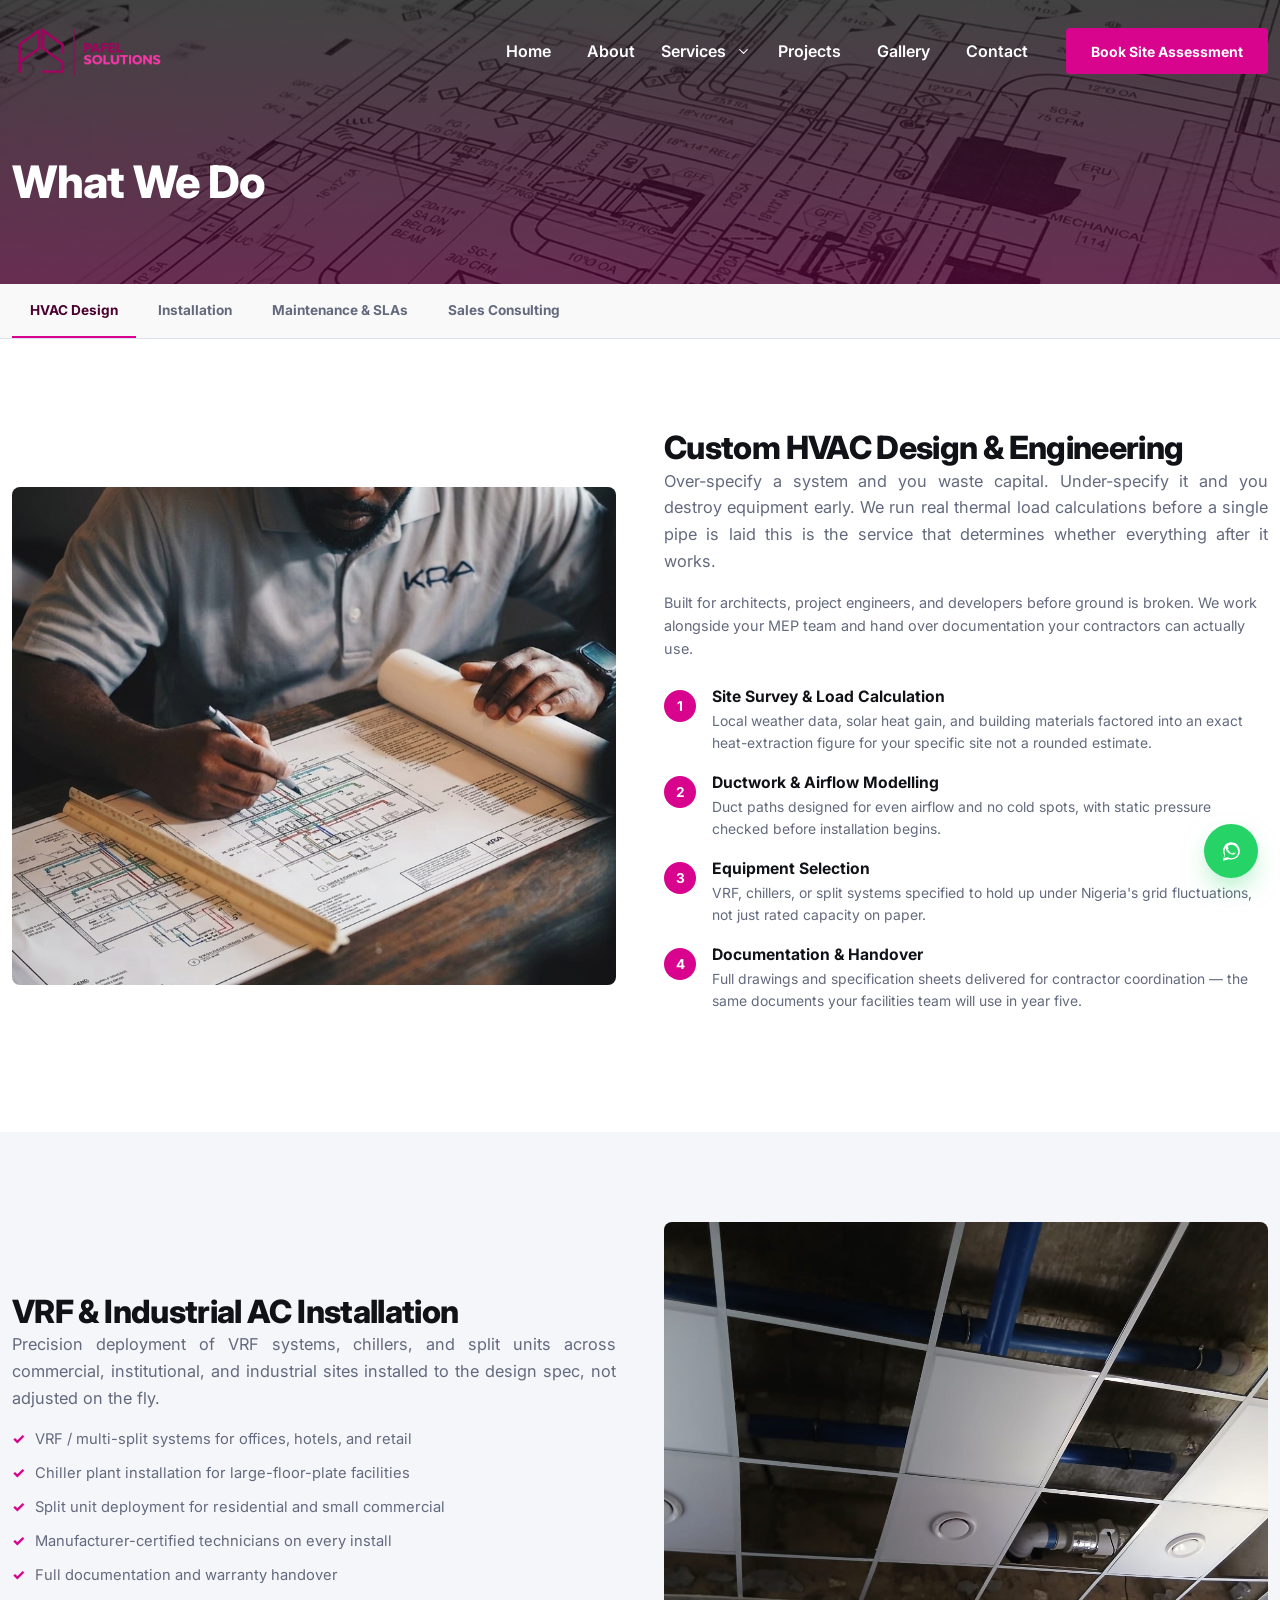
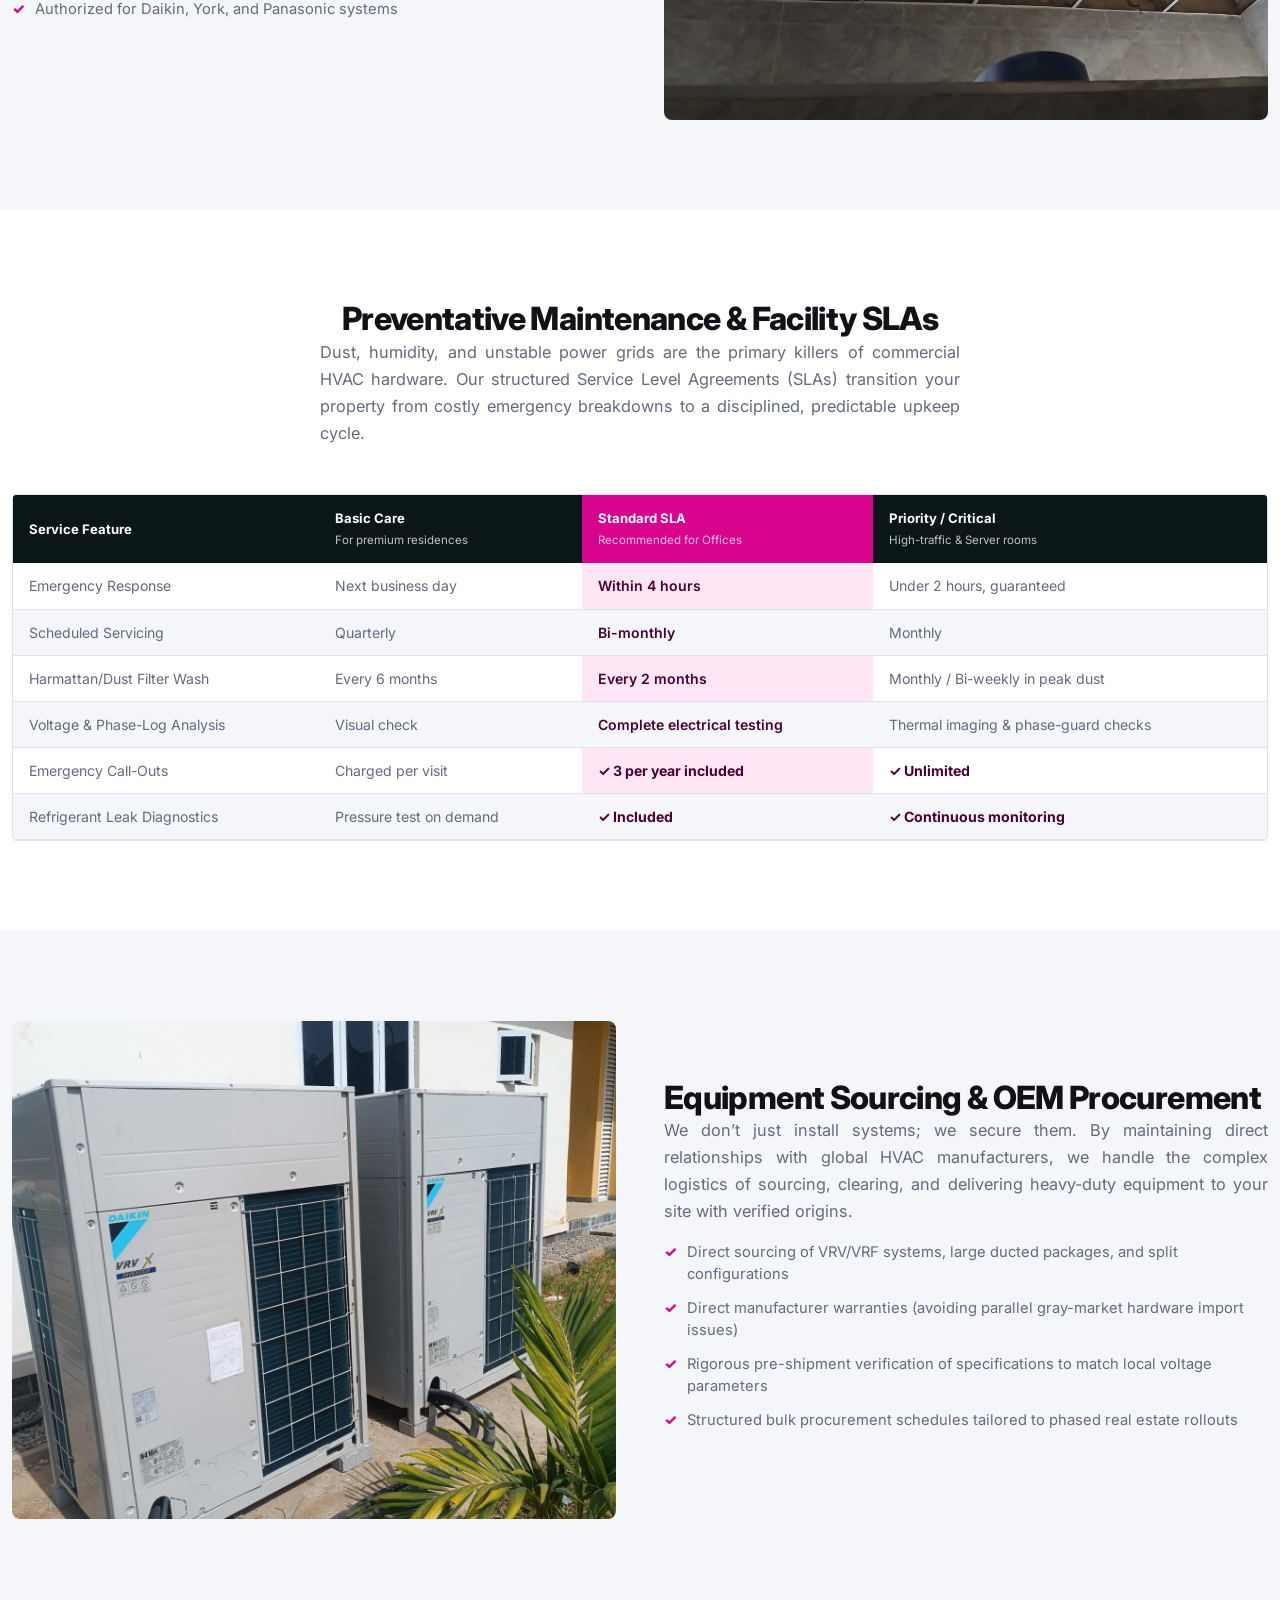
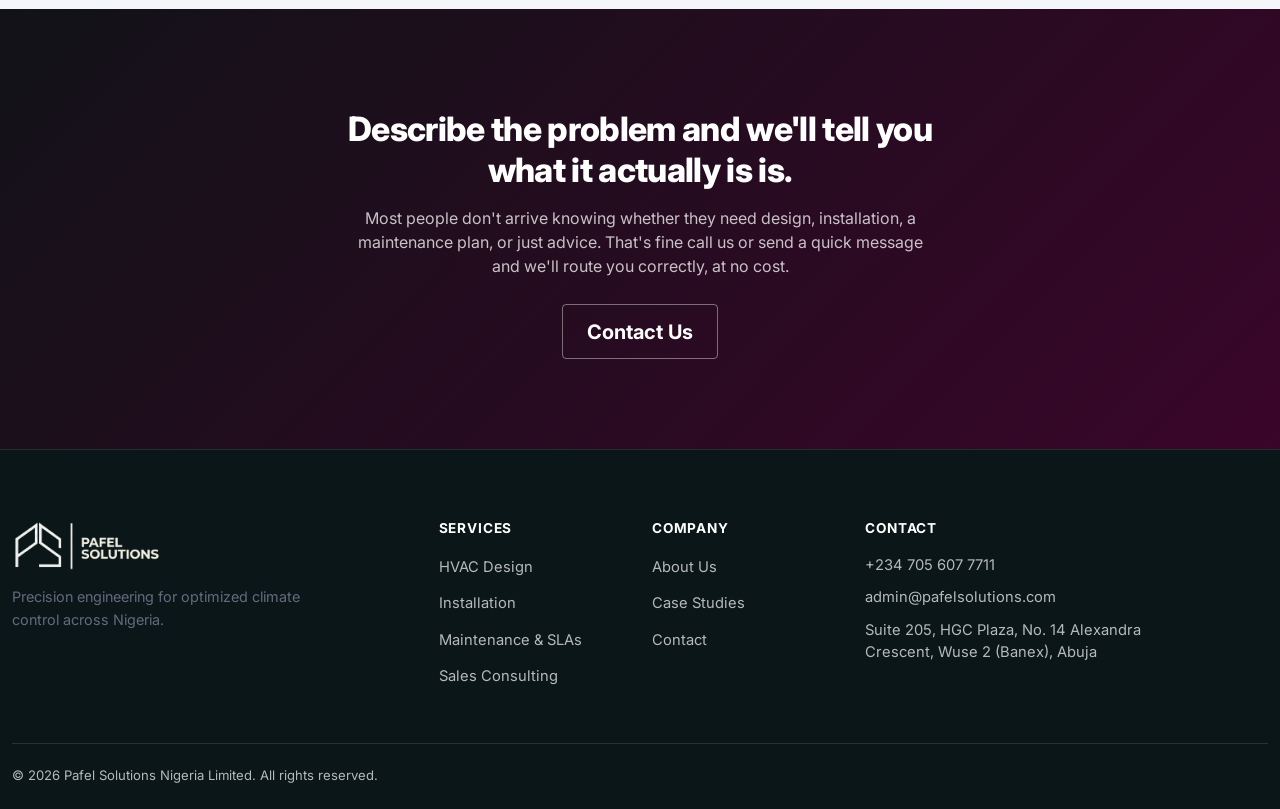
<file: services.html>
<!DOCTYPE html>
<html lang="en">
<head>
<meta charset="UTF-8">
<meta name="viewport" content="width=device-width, initial-scale=1.0">
<meta name="robots" content="index, follow">
<title>Pafel Solutions | HVAC Engineering &amp; AC Installation in Abuja, Nigeria</title>
<meta name="description" content="Pafel Solutions Nig Ltd — Abuja-based HVAC engineers delivering precision design, VRF/chiller installation, and preventative maintenance for commercial, industrial, and luxury residential clients across Nigeria.">
<link rel="canonical" href="https://pafelsolutions.com/">

<!-- Open Graph / social sharing -->
<meta property="og:type" content="website">
<meta property="og:site_name" content="Pafel Solutions">
<meta property="og:title" content="Pafel Solutions | HVAC Engineering &amp; AC Installation in Abuja, Nigeria">
<meta property="og:description" content="Precision HVAC design, installation, and maintenance for commercial, industrial, and luxury residential clients across Nigeria.">
<meta property="og:url" content="https://pafelsolutions.com/">
<meta property="og:image" content="https://pafelsolutions.com/assets/images/og-image.png">
<meta property="og:locale" content="en_NG">

<meta name="twitter:card" content="summary_large_image">
<meta name="twitter:title" content="Pafel Solutions | HVAC Engineering &amp; AC Installation in Abuja, Nigeria">
<meta name="twitter:description" content="Precision HVAC design, installation, and maintenance for commercial, industrial, and luxury residential clients across Nigeria.">
<meta name="twitter:image" content="https://pafelsolutions.com/assets/images/og-image.png">

<meta name="theme-color" content="#4A0031">

<!-- Fonts -->
<link rel="preconnect" href="https://fonts.googleapis.com">
<link rel="preconnect" href="https://fonts.gstatic.com" crossorigin>
<link href="https://fonts.googleapis.com/css2?family=Manrope:wght@400;500;600;700;800&display=swap" rel="stylesheet">

<link rel="icon" type="image/png" href="assets/images/favicon.png">
<link rel="apple-touch-icon" href="assets/images/favicon.png">

<!-- Bootstrap 5 -->
<link href="https://cdn.jsdelivr.net/npm/bootstrap@5.3.3/dist/css/bootstrap.min.css" rel="stylesheet">

<!-- AOS -->
<link href="https://cdn.jsdelivr.net/npm/aos@2.3.4/dist/aos.css" rel="stylesheet">

<!-- Site styles -->
<link href="assets/css/style.css" rel="stylesheet">

<!-- Structured data -->
<script type="application/ld+json">
{
  "@context": "https://schema.org",
  "@type": "HVACBusiness",
  "name": "Pafel Solutions Nigeria Limited",
  "image": "https://pafelsolutions.com/assets/images/og-image.png",
  "logo": "https://pafelsolutions.com/assets/images/logo_dark.png",
  "url": "https://pafelsolutions.com/",
  "telephone": "+2347056077711",
  "email": "admin@pafelsolutions.com",
  "address": {
    "@type": "PostalAddress",
    "streetAddress": "Suite 205, HGC Plaza, No. 14 Alexandra Crescent, Wuse 2 (Banex)",
    "addressLocality": "Abuja",
    "addressCountry": "NG"
  },
  "areaServed": "Nigeria",
  "priceRange": "$$"
}
</script>
</head>
<body>

<!-- Preloader -->
<div id="preloader">
  <img id="preloader-mark" src="assets/images/preloder1.png" alt="Pafel Solutions">
</div>

<!-- Navbar -->
<nav class="navbar navbar-expand-lg fixed-top" id="mainNav">
  <div class="container">
    <a class="navbar-brand" href="index.html">
      <img src="assets/images/logo_light.png" alt="logo" class="brand-mark">    
    </a>
    <button class="navbar-toggler" type="button" data-bs-toggle="collapse" data-bs-target="#navMenu" aria-controls="navMenu" aria-expanded="false" aria-label="Toggle navigation">
      <span class="toggler-bar"></span>
      <span class="toggler-bar"></span>
      <span class="toggler-bar"></span>
    </button>
    <div class="collapse navbar-collapse" id="navMenu">
      <ul class="navbar-nav ms-auto align-items-lg-center gap-lg-2">
        <li class="nav-item"><a class="nav-link" href="index.html">Home</a></li>
         <li class="nav-item"><a class="nav-link" href="about.html">About</a></li> 
        <li class="nav-item dropdown">
          <div class="nav-link-split">
            <a class="nav-link" href="services.html" id="servicesDropdown">Services</a>
            <button type="button" class="dropdown-caret-btn" data-bs-toggle="dropdown" data-bs-display="static" aria-expanded="false" aria-label="Toggle Services submenu">
              <svg viewBox="0 0 24 24" fill="none"><path d="M6 9l6 6 6-6" stroke="currentColor" stroke-width="1.8" stroke-linecap="round" stroke-linejoin="round"/></svg>
            </button>
          </div>
          <ul class="dropdown-menu" aria-labelledby="servicesDropdown">
            <li><a class="dropdown-item" href="services.html#hvac-design">HVAC Design</a></li>
            <li><a class="dropdown-item" href="services.html#installation">Installation</a></li>
            <li><a class="dropdown-item" href="services.html#maintenance">Maintenance &amp; SLAs</a></li>
            <li><a class="dropdown-item" href="services.html#sales-consulting">Sales Consulting</a></li>
          </ul>
        </li>
        <li class="nav-item"><a class="nav-link" href="projects.html">Projects</a></li>        
        <li class="nav-item"><a class="nav-link" href="gallery.html">Gallery</a></li>    
        <li class="nav-item"><a class="nav-link" href="contact.html">Contact</a></li>
        <li class="nav-item ms-lg-3">
          <button type="button" class="btn btn-magenta btn-sm" data-bs-toggle="modal" data-bs-target="#assessmentModal">Book Site Assessment</button>
        </li>
      </ul>
    </div>
  </div>
</nav>

<!-- Page header -->
<header class="page-header">
  <div class="container" data-aos="fade-up">    
    <h1>What We Do</h1>
  </div>
</header>

<!-- Sticky sub-nav -->
<nav class="svc-subnav" id="svcSubnav">
  <div class="container svc-subnav-inner">
    <a href="#hvac-design" class="svc-subnav-link">HVAC Design</a>
    <a href="#installation" class="svc-subnav-link">Installation</a>
    <a href="#maintenance" class="svc-subnav-link">Maintenance &amp; SLAs</a>
    <a href="#sales-consulting" class="svc-subnav-link">Sales Consulting</a>
  </div>
</nav>

<!-- 01 — HVAC Design -->
<section class="svc-section" id="hvac-design">
  <div class="container">
    <div class="row align-items-center g-5">
      <div class="col-lg-6" data-aos="fade-right">
        <div class="svc-media">
          <img src="assets/images/hvac_small.png" alt="HVAC engineering blueprints and design drawings">         
        </div>
      </div>
      <div class="col-lg-6" data-aos="fade-left">        
        <h2>Custom HVAC Design &amp; Engineering</h2>
        <p class="svc-lead">Over-specify a system and you waste capital. Under-specify it and you destroy equipment early. We run real thermal load calculations before a single pipe is laid this is the service that determines whether everything after it works.</p>
        <p class="svc-note">Built for architects, project engineers, and developers before ground is broken. We work alongside your MEP team and hand over documentation your contractors can actually use.</p>

        <div class="workflow">
          <div class="wf-step">
            <span class="wf-num">1</span>
            <div class="wf-content">
              <h5>Site Survey &amp; Load Calculation</h5>
              <p>Local weather data, solar heat gain, and building materials factored into an exact heat-extraction figure for your specific site not a rounded estimate.</p>
            </div>
          </div>
          <div class="wf-step">
            <span class="wf-num">2</span>
            <div class="wf-content">
              <h5>Ductwork &amp; Airflow Modelling</h5>
              <p>Duct paths designed for even airflow and no cold spots, with static pressure checked before installation begins.</p>
            </div>
          </div>
          <div class="wf-step">
            <span class="wf-num">3</span>
            <div class="wf-content">
              <h5>Equipment Selection</h5>
              <p>VRF, chillers, or split systems specified to hold up under Nigeria's grid fluctuations, not just rated capacity on paper.</p>
            </div>
          </div>
          <div class="wf-step">
            <span class="wf-num">4</span>
            <div class="wf-content">
              <h5>Documentation &amp; Handover</h5>
              <p>Full drawings and specification sheets delivered for contractor coordination — the same documents your facilities team will use in year five.</p>
            </div>
          </div>
        </div>    
      </div>
    </div>
  </div>
</section>

<!-- 02 — Installation -->
<section class="svc-section svc-section-alt" id="installation">
  <div class="container">
    <div class="row align-items-center g-5 flex-lg-row-reverse">
      <div class="col-lg-6" data-aos="fade-left">
        <div class="svc-media">
          <img src="assets/images/photo26.jpeg" alt="Certified technicians installing HVAC equipment">         
        </div>
      </div>
      <div class="col-lg-6" data-aos="fade-right">        
        <h2>VRF &amp; Industrial AC Installation</h2>
        <p class="svc-lead">Precision deployment of VRF systems, chillers, and split units across commercial, institutional, and industrial sites installed to the design spec, not adjusted on the fly.</p>

        <ul class="svc-feature-list">
          <li><span class="check-icon">✓</span> VRF / multi-split systems for offices, hotels, and retail</li>
          <li><span class="check-icon">✓</span> Chiller plant installation for large-floor-plate facilities</li>
          <li><span class="check-icon">✓</span> Split unit deployment for residential and small commercial</li>
          <li><span class="check-icon">✓</span> Manufacturer-certified technicians on every install</li>
          <li><span class="check-icon">✓</span> Full documentation and warranty handover</li>
          <li><span class="check-icon">✓</span> Authorized for Daikin, York, and Panasonic systems</li>
        </ul>        
      </div>
    </div>
  </div>
</section>

<!-- 03 — Maintenance & SLAs -->
<section class="svc-section" id="maintenance">
  <div class="container">
    <div class="section-head" data-aos="fade-up">     
      <h2>Preventative Maintenance &amp; Facility SLAs</h2>
      <p class="svc-lead" style="max-width:680px;">Dust, humidity, and unstable power grids are the primary killers of commercial HVAC hardware. Our structured Service Level Agreements (SLAs) transition your property from costly emergency breakdowns to a disciplined, predictable upkeep cycle.</p>
    </div>

    <div class="table-responsive" data-aos="fade-up">
      <div class="table-scroll">
      <table class="sla-table">
        <thead>
          <tr>
            <th>Service Feature</th>
            <th>Basic Care<span class="sla-sub">For premium residences</span></th>
            <th class="is-featured">Standard SLA<span class="sla-sub">Recommended for Offices</span></th>
            <th>Priority / Critical<span class="sla-sub">High-traffic & Server rooms</span></th>
          </tr>
        </thead>
        <tbody>
          <tr><td>Emergency Response</td><td>Next business day</td><td class="is-featured">Within 4 hours</td><td>Under 2 hours, guaranteed</td></tr>
          <tr><td>Scheduled Servicing</td><td>Quarterly</td><td class="is-featured">Bi-monthly</td><td>Monthly</td></tr>
          <tr><td>Harmattan/Dust Filter Wash</td><td>Every 6 months</td><td class="is-featured">Every 2 months</td><td>Monthly / Bi-weekly in peak dust</td></tr>
          <tr><td>Voltage & Phase-Log Analysis</td><td>Visual check</td><td class="is-featured">Complete electrical testing</td><td>Thermal imaging & phase-guard checks</td></tr>
          <tr><td>Emergency Call-Outs</td><td>Charged per visit</td><td class="is-featured"><span class="sla-yes">✓ 3 per year included</span></td><td><span class="sla-yes">✓ Unlimited</span></td></tr>
          <tr><td>Refrigerant Leak Diagnostics</td><td>Pressure test on demand</td><td class="is-featured"><span class="sla-yes">✓ Included</span></td><td><span class="sla-yes">✓ Continuous monitoring</span></td></tr>
        </tbody>
      </table>
      </div>
    </div>
  </div>
</section>

<!-- 04 — Sourcing & Procurement -->
<section class="svc-section svc-section-alt" id="sourcing-procurement">
  <div class="container">
    <div class="row align-items-center g-5">
      <div class="col-lg-6" data-aos="fade-right">
        <div class="svc-media">
          <img src="assets/images/photo33.jpeg" alt="Heavy-capacity outdoor Daikin condensing units sourced for delivery">         
        </div>
      </div>
      <div class="col-lg-6" data-aos="fade-left">        
        <h2>Equipment Sourcing &amp; OEM Procurement</h2>
        <p class="svc-lead">We don’t just install systems; we secure them. By maintaining direct relationships with global HVAC manufacturers, we handle the complex logistics of sourcing, clearing, and delivering heavy-duty equipment to your site with verified origins.</p>

        <ul class="svc-feature-list">
          <li><span class="check-icon">✓</span> Direct sourcing of VRV/VRF systems, large ducted packages, and split configurations</li>
          <li><span class="check-icon">✓</span> Direct manufacturer warranties (avoiding parallel gray-market hardware import issues)</li>
          <li><span class="check-icon">✓</span> Rigorous pre-shipment verification of specifications to match local voltage parameters</li>
          <li><span class="check-icon">✓</span> Structured bulk procurement schedules tailored to phased real estate rollouts</li>
        </ul>
      </div>
    </div>
  </div>
</section>

<!-- CTA -->
<section class="cta-band-ink" data-aos="fade-up">
  <div class="container text-center">    
    <h2>Describe the problem and we'll tell you what it actually is is.</h2>
    <p>Most people don't arrive knowing whether they need design, installation, a maintenance plan, or just advice. That's fine call us or send a quick message and we'll route you correctly, at no cost.</p>
    <div class="cta-btn-row">
      <a href="contact.html" class="btn btn-outline-white btn-lg">Contact Us</a>     
    </div>
  </div>
</section>

<!-- Footer -->
<footer id="contact">
  <div class="container">
    <div class="row g-4 footer-grid">
      <div class="col-lg-4">
        <a class="navbar-brand footer-brand" href="index.html">
           <img src="assets/images/logo_dark.png" alt="logo" class="brand-mark" >   
        </a>
        <p class="footer-tag">Precision engineering for optimized climate control across Nigeria.</p>
      </div>
      <div class="col-6 col-lg-2">
        <h5>Services</h5>
        <ul>
          <li><a href="#hvac-design">HVAC Design</a></li>
          <li><a href="#installation">Installation</a></li>
          <li><a href="#maintenance">Maintenance &amp; SLAs</a></li>
          <li><a href="#sales-consulting">Sales Consulting</a></li>
        </ul>
      </div>
      <div class="col-6 col-lg-2">
        <h5>Company</h5>
        <ul>
          <li><a href="about.html">About Us</a></li>
          <li><a href="projects.html">Case Studies</a></li>
          <li><a href="contact.html">Contact</a></li>
        </ul>
      </div>
      <div class="col-lg-4">
        <h5>Contact</h5>
        <ul class="footer-contact">
          <li><a href="tel:+2347056077711">+234 705 607 7711</a></li>
          <li><a href="mailto:admin@pafelsolutions.com">admin@pafelsolutions.com</a></li>
          <li><span>Suite 205, HGC Plaza, No. 14 Alexandra Crescent, Wuse 2 (Banex), Abuja</span></li>
        </ul>
      </div>
    </div>
    <div class="footer-bottom">
      <span>© 2026 Pafel Solutions Nigeria Limited. All rights reserved.</span>
    </div>
  </div>
</footer>

<!-- Book Site Assessment Modal -->
<div class="modal fade assessment-modal" id="assessmentModal" tabindex="-1" aria-labelledby="assessmentModalLabel" aria-hidden="true">
  <div class="modal-dialog modal-dialog-centered modal-lg">
    <div class="modal-content">
      <div class="modal-header">
        <div>
          <h2 class="modal-title" id="assessmentModalLabel">Book a Site Assessment</h2>
          <p class="modal-subtitle">Pick a date and share your project details — our engineering team will confirm within one business day.</p>
        </div>
        <button type="button" class="btn-close" data-bs-dismiss="modal" aria-label="Close"></button>
      </div>
      <div class="modal-body">
        <div class="row g-4">
          <div class="col-lg-5">
            <div class="booking-panel">
              <span class="step-label"><span class="step-num">1</span>Select date &amp; time</span>
              <div class="cal-header">
                <button type="button" class="cal-nav" id="calPrev" aria-label="Previous month">←</button>
                <span id="calMonthLabel" class="cal-month"></span>
                <button type="button" class="cal-nav" id="calNext" aria-label="Next month">→</button>
              </div>
              <div class="cal-weekdays">
                <span>Su</span><span>Mo</span><span>Tu</span><span>We</span><span>Th</span><span>Fr</span><span>Sa</span>
              </div>
              <div class="cal-grid" id="calGrid"></div>
              <div class="time-section">
                <span class="time-label">Available times</span>
                <div class="time-grid" id="timeGrid"></div>
                <p class="time-empty" id="timeEmpty">Select a date to see available times.</p>
              </div>
            </div>
          </div>
          <div class="col-lg-7">
            <span class="step-label"><span class="step-num">2</span>Project details</span>
            <form id="assessmentForm" class="booking-form" novalidate>
              <div class="row g-3">
                <div class="col-sm-6">
                  <label class="form-label" for="bkName">Full name *</label>
                  <input type="text" class="form-control" id="bkName" required>
                </div>
                <div class="col-sm-6">
                  <label class="form-label" for="bkPhone">Phone number *</label>
                  <input type="tel" class="form-control" id="bkPhone" required
                        inputmode="numeric" maxlength="11" pattern="0[0-9]{10}">
                </div>
                <div class="col-sm-6">
                  <label class="form-label" for="bkProject">Project type</label>
                  <select class="form-select" id="bkProject">
                    <option>Commercial Building</option>
                    <option>Premium Residential</option>
                    <option>Industrial / Server Facility</option>
                  </select>
                </div>
                <div class="col-sm-6">
                  <label class="form-label" for="bkSystem">Preferred system</label>
                  <select class="form-select" id="bkSystem">
                    <option>I'm not sure / need advice</option>
                    <option>VRV / VRF Systems</option>
                    <option>Ceiling Concealed / Ducted</option>
                    <option>Ceiling Cassette</option>
                    <option>High Wall Split</option>
                  </select>
                </div>
                <div class="col-12">
                  <label class="form-label" for="bkScope">Scope / description</label>
                  <textarea class="form-control" id="bkScope" rows="3"></textarea>
                </div>
                <div class="col-12">
                  <label class="form-label" for="bkFile">Attach floor plan or photo (optional)</label>
                  <input type="file" class="form-control" id="bkFile" name="attachment" accept="image/*,.pdf">
                  <p class="file-hint">Max 5MB — image or PDF.</p>
                </div>
              </div>
              <p class="selected-summary" id="selectedSummary">No date selected yet.</p>
              <button type="submit" class="btn btn-magenta btn-lg w-100" id="bkSubmit">Confirm Appointment</button>
              <p class="form-status" id="bkStatus"></p>
              <p class="booking-note">No commitment for the initial assessment.</p>
            </form>
          </div>
        </div>
      </div>
    </div>
  </div>
</div>

<!-- Floating WhatsApp button -->
<a href="https://wa.me/2347056077711?text=Hi%20Pafel%20Solutions%2C%20I%27d%20like%20to%20ask%20about%20your%20HVAC%20services."
   class="whatsapp-float" target="_blank" rel="noopener" aria-label="Chat with Pafel Solutions on WhatsApp">
  <svg viewBox="0 0 32 32" fill="none" xmlns="http://www.w3.org/2000/svg">
    <path d="M23.5 8.4A9.9 9.9 0 0 0 16 5.1a9.9 9.9 0 0 0-8.6 14.9L6 27l7.2-1.9a9.9 9.9 0 0 0 2.8.4 9.9 9.9 0 0 0 7-16.9v-.2zM16 24a8.2 8.2 0 0 1-4.2-1.1l-.3-.2-4.3 1.1 1.2-4.2-.2-.3A8.2 8.2 0 1 1 24 15.8 8.2 8.2 0 0 1 16 24z" fill="currentColor"/>
    <path d="M20.4 18.1c-.3-.1-1.6-.8-1.8-.9-.2-.1-.4-.1-.6.1s-.7.9-.9 1c-.2.2-.3.2-.6.1a6.7 6.7 0 0 1-3.4-3 7.7 7.7 0 0 1-1.4-1.7c-.1-.2 0-.4.1-.5l.4-.5.3-.4a.6.6 0 0 0 0-.5c-.1-.1-.6-1.5-.8-2s-.4-.4-.6-.4h-.5a1 1 0 0 0-.7.3 3 3 0 0 0-.9 2.2c0 1.3.9 2.6 1.1 2.8.1.2 2 3.1 4.9 4.3a16 16 0 0 0 1.7.6 4 4 0 0 0 1.8.1 3 3 0 0 0 2-1.4 2.4 2.4 0 0 0 .2-1.4c-.1-.1-.3-.2-.6-.3z" fill="currentColor"/>
  </svg>
  <span class="whatsapp-tooltip">Chat on WhatsApp</span>
</a>

<script src="https://cdn.jsdelivr.net/npm/bootstrap@5.3.3/dist/js/bootstrap.bundle.min.js"></script>
<script src="https://cdn.jsdelivr.net/npm/aos@2.3.4/dist/aos.js"></script>
<script src="https://cdnjs.cloudflare.com/ajax/libs/gsap/3.12.5/gsap.min.js"></script>
<script src="assets/js/main.js"></script>
</body>
</html>
</file>
<file: assets/css/style.css>
@import url('https://fonts.googleapis.com/css2?family=Inter:wght@400;600;700;800;900&display=swap');


:root {
  /* High-Contrast Structural Layer */
  --teal-900: #0A1617;        /* Deeper, richer baseline ink */
  --ink: #111217;             /* True high-contrast rich black */
  --gray-500: #646A7E;        /* Crisp text gray */
  --gray-200: #DDE1EC;        /* Hard structural dividing lines */
  --cream: #00F0FF;           /* REPLACED with Electric Cyan (HVAC Airflow/Cooling) */
  --off-white: #F4F6FA;       /* Clinical, high-visibility gray-white */
  --white: #FFFFFF;

  /* Pafel High-Resolution Accent Layer */
  --magenta: #D9048E;        /* Pushed up saturation (Thermal/Heat) */
  --magenta-bright: #FF46B6; /* Pure neon emissive accent */
  --magenta-deep: #4A0031;   /* High-shadow grounding color */
  --rose-muted: #111217;     /* Hardened to baseline elements */
  --pink-soft: #FFE6F4;      /* High-contrast highlight container fill */
  --cyan-electric: #00F0FF;  /* Secondary hyper-vibrant token */

  /* Geometric Layout Typography */
  --font-display: 'Inter', 'Helvetica Neue', Arial, sans-serif;
  --font-body: 'Inter', 'Helvetica Neue', Arial, sans-serif;

  --radius: 4px;             /* Sharper, architectural block corners */
  --radius-lg: 8px;
  --container-pad: 24px;

  --ease: cubic-bezier(0.16, 1, 0.3, 1); /* Faster, crisp industrial transitions */
}

*{box-sizing:border-box;}
html{scroll-behavior:smooth;}

/* FIX: overflow-x must be constrained at the <html> level too, not just <body>.
   iOS Safari calculates horizontal scrollability from <html>; leaving it open
   there is what let the page pan sideways and caused fixed-position elements
   (preloader, navbar) to visually detach from the viewport on mobile. */
html, body{
  overflow-x: hidden;
  width: 100%;
}

body{
  font-family: var(--font-body);
  color: var(--ink);
  background: var(--off-white);
  -webkit-font-smoothing: antialiased;
}

@media (prefers-reduced-motion: reduce){
  html{scroll-behavior:auto;}
  *{animation-duration:0.001ms !important; animation-iteration-count:1 !important; transition-duration:0.001ms !important;}
}

a{ text-decoration:none; color: inherit; }
img{ max-width:100%; display:block; }
h1,h2,h3,h4{ font-family: var(--font-display); font-weight:800; letter-spacing:-0.02em; color: var(--ink); margin:0; }
p{ color: var(--gray-500); margin:0; }
:focus-visible{ outline: 2px solid var(--magenta); outline-offset: 3px; }

.container{ max-width: 1280px; }

.eyebrow{
  display:inline-block;
  font-size: 0.78rem;
  font-weight:700;
  letter-spacing: 0.08em;
  text-transform: uppercase;
  color: var(--magenta-deep);
  margin-bottom: 14px;
}
.eyebrow-light{ color: var(--magenta-bright); }

.btn{
  font-family: var(--font-body);
  font-weight:700;
  border-radius: var(--radius);
  padding: 0.72rem 1.5rem;
  border: 1px solid transparent;
  transition: transform .25s var(--ease), box-shadow .25s var(--ease), background .25s var(--ease), color .25s var(--ease);
}
.btn-magenta{
  background: var(--magenta);
  color: var(--white);
}
.btn-magenta:hover{
  background: var(--magenta-deep);
  color: var(--white);
  transform: translateY(-2px);
  box-shadow: 0 12px 24px -12px rgba(167,39,127,0.55);
}
.btn-outline-ink{
  background: transparent;
  border-color: var(--ink);
  color: var(--ink);
}
.btn-outline-ink:hover{
  background: var(--ink);
  color: var(--white);
  transform: translateY(-2px);
}

/* ============================
   Preloader
   ============================ */
#preloader{
  position: fixed; inset:0; z-index: 2000;
  background: var(--off-white);
  display:flex; align-items:center; justify-content:center;
  transition: opacity .5s var(--ease), visibility .5s var(--ease);
}
#preloader.hidden{ opacity:0; visibility:hidden; pointer-events:none; }

#preloader-mark{
  width: 84px; height: 84px;
  object-fit: contain;
  animation: preloader-pulse 1.3s var(--ease) infinite;
}
@keyframes preloader-pulse{
  0%, 100%{ transform: scale(0.9); opacity: 0.55; }
  50%{ transform: scale(1.05); opacity: 1; }
}

/* ============================
   Navbar
   ============================ */
#mainNav{
  padding: 18px 0;
  background: transparent;
  transition: background .3s var(--ease), padding .3s var(--ease), box-shadow .3s var(--ease);
  z-index: 1050;
}
#mainNav.scrolled{
  background: rgba(249,249,249,0.92);
  backdrop-filter: blur(10px);
  padding: 10px 0;
  box-shadow: 0 1px 0 var(--gray-200);
}

/* FIX: mobile nav background must respect .nav-on-dark the same way desktop does.
   Previously this rule forced a light bar unconditionally on mobile, which
   painted white nav text/icons (from the .nav-on-dark rule below) onto a
   near-white background -> invisible until .scrolled was added. */
@media (max-width: 991.98px){
  #mainNav:not(.nav-on-dark),
  #mainNav.nav-on-dark.scrolled{
    background: rgba(249,249,249,0.98);
    backdrop-filter: blur(10px);
    box-shadow: 0 1px 0 var(--gray-200);
  }
  #mainNav.nav-on-dark:not(.scrolled){
    background: transparent;
  }
  /* Once the mobile menu is open, always show a solid, readable backdrop
     regardless of nav-on-dark state -- an open menu should never be
     transparent over a hero/page-header image. */
  #mainNav .navbar-collapse.show,
  #mainNav .navbar-collapse.collapsing{
    background: rgba(249,249,249,0.98);
    backdrop-filter: blur(10px);
    margin: 0 -16px;
    padding: 8px 16px 18px;
    border-radius: 0 0 12px 12px;
    box-shadow: 0 12px 24px -12px rgba(17,18,23,0.18);
  }
  #mainNav.nav-on-dark .navbar-collapse.show .nav-link,
  #mainNav.nav-on-dark .navbar-collapse.collapsing .nav-link{
    color: var(--ink);
  }
  #mainNav.nav-on-dark .navbar-collapse.show .nav-link::after,
  #mainNav.nav-on-dark .navbar-collapse.collapsing .nav-link::after{
    background: var(--magenta);
  }
}
.navbar-brand{ display:flex; align-items:center; gap:8px; }
.brand-mark{  width:150px; height:auto; }

.nav-link{
  font-weight:600;
  color: var(--ink);
  padding: 8px 4px !important;
  margin: 0 10px;
  position: relative;
}
.nav-link::after{
  content:"";
  position:absolute; left:4px; right:4px; bottom:2px; height:2px;
  background: var(--magenta);
  transform: scaleX(0); transform-origin:left;
  transition: transform .25s var(--ease);
}
.nav-link:hover::after{ transform: scaleX(1); }

.navbar-toggler{ border:none; padding:6px; }
.navbar-toggler:focus{ box-shadow:none; }
.toggler-bar{ display:block; width:22px; height:2px; background:var(--ink); margin:5px 0; transition: background .25s var(--ease); }


#mainNav.nav-on-dark:not(.scrolled) .nav-link,
#mainNav.nav-on-dark:not(.scrolled) .dropdown-caret-btn{
  color: var(--white);
}
#mainNav.nav-on-dark:not(.scrolled) .nav-link::after{
  background: var(--white);
}
#mainNav.nav-on-dark:not(.scrolled) .toggler-bar{
  background: var(--white);
}
#mainNav.nav-on-dark:not(.scrolled) .btn-outline-ink{
  border-color: var(--white);
  color: var(--white);
}
#mainNav.nav-on-dark:not(.scrolled) .btn-outline-ink:hover{
  background: var(--white);
  color: var(--ink);
}

/* ============================
   Hero
   ============================ */
.hero{
  position: relative;
  padding: 150px 0 110px;
  overflow: hidden;
  background: linear-gradient(160deg, var(--pink-soft) 0%, var(--off-white) 55%, var(--magenta-bright) 100%);
}
.hero::before{
  content:"";
  position:absolute;
  top: 30px; right: -130px;
  width: 340px; height: 340px;
  border: 1px solid rgba(217,4,142,0.18);
  border-radius: 50%;
  opacity: .6;
  pointer-events:none;
}
.hero::after{
  content:"";
  position:absolute;
  bottom: -180px; left: -170px;
  width: 440px; height: 440px;
  border: 1px solid rgba(217,4,142,0.14);
  border-radius: 50%;
  opacity: .45;
  pointer-events:none;
}
.hero-actions{ display:flex; gap:14px; flex-wrap:wrap; }

.hero-panel{
  position: relative;
  z-index: 1;
  padding-bottom: 100px;
}
.hero-panel-grid{
  position: relative;
  display: grid;
  grid-template-columns: 1.05fr 0.95fr;
  gap: 44px;
  align-items: center;
  min-height: 420px;
}
.hero-panel-copy{ position: relative; z-index: 2; }
.hero-panel-copy h1{
  color: var(--ink);
  font-size: clamp(2rem, 3.6vw, 2.9rem);
  line-height: 1.16;
  margin: 8px 0 20px;
}
.hero-panel-sub{
  color: var(--gray-500);
  font-size: 1.02rem;
  line-height: 1.65;
  max-width: 460px;
  text-align: justify;
  margin-bottom: 30px;
}

.hero-panel-media{
  position: relative;
  height: 100%;
  min-height: 380px;
  border-radius: 20px;
  overflow: hidden;
  clip-path: polygon(14% 0, 100% 0, 100% 100%, 0% 100%);
  box-shadow: 0 34px 64px -30px rgba(17,18,23,0.28);
}
.hero-panel-media img{
  width: 100%; height: 100%;
  object-fit: cover;
  transition: transform 1.1s var(--ease);
}
.hero-panel:hover .hero-panel-media img{ transform: scale(1.07); }

.hero-float-cards{
  position: absolute;
  left: 0;
  right: 0;
  bottom: 0;
  display: grid;
  grid-template-columns: 1fr 1fr;
  gap: 20px;
  z-index: 4;
}
.hero-float-card{
  display: flex;
  gap: 16px;
  align-items: flex-start;
  padding: 24px 22px;
  border-radius: 16px;
  box-shadow: 0 24px 44px -22px rgba(17,18,23,0.22);
  transition: transform .3s var(--ease), box-shadow .3s var(--ease);
}
.hero-float-card:hover{
  transform: translateY(-6px);
  box-shadow: 0 30px 54px -20px rgba(17,18,23,0.3);
}
.hero-float-card-dark{ background: var(--ink); }
.hero-float-card-accent{ background: var(--magenta); }
.hero-float-icon{
  flex-shrink: 0;
  width: 42px; height: 42px;
  border-radius: 10px;
  background: rgba(255,255,255,0.14);
  color: var(--white);
  display: flex; align-items: center; justify-content: center;
  transition: transform .3s var(--ease);
}
.hero-float-icon svg{ width: 20px; height: 20px; }
.hero-float-card:hover .hero-float-icon{ transform: rotate(-8deg) scale(1.08); }
.hero-float-card h4{ color: var(--white); font-size: 0.98rem; margin-bottom: 6px; }
.hero-float-card p{ color: rgba(255,255,255,0.72); font-size: 0.85rem; line-height: 1.5; margin: 0; }

.hero-scroll-btn{
  position: absolute;
  left: 0;
  bottom: -28px;
  width: 56px; height: 56px;
  border-radius: 50%;
  background: var(--magenta);
  color: var(--white);
  border: none;
  font-size: 1.2rem;
  display: flex; align-items: center; justify-content: center;
  z-index: 5;
  box-shadow: 0 16px 30px -12px rgba(217,4,142,0.55);
  animation: hero-bounce 2.4s ease-in-out infinite;
  transition: background .25s var(--ease), transform .25s var(--ease);
  cursor: pointer;
}
.hero-scroll-btn:hover{
  background: var(--magenta-deep);
  animation-play-state: paused;
  transform: translateY(4px) scale(1.06);
}
@keyframes hero-bounce{
  0%, 100%{ transform: translateY(0); }
  50%{ transform: translateY(8px); }
}

@media (max-width: 991.98px){
  .hero-panel{ padding-bottom: 0; }
  .hero-panel-grid{ grid-template-columns: 1fr; min-height: auto; }
  .hero-panel-media{ min-height: 260px; clip-path: none; margin-top: 6px; }
  .hero-float-cards{
    position: static;
    left: auto; right: auto; bottom: auto;
    grid-template-columns: 1fr;
    margin-top: 32px;
  }
  .hero-scroll-btn{
    position: static;
    margin-top: 24px;
    animation: none;
  }
  .hero::before, .hero::after{ display:none; }
}
@media (max-width: 575.98px){
  .hero-panel{ border-radius: 20px; }
}

/* ============================
   Services
   ============================ */
.section-head{
  max-width: 640px;
  margin: 0 auto 48px;
  text-align: center;
}
.section-head.split{
  display:flex; align-items:flex-end; justify-content:space-between;
  max-width:none; margin: 0 0 48px;
  text-align: left;
  flex-wrap:wrap; gap:16px;
}
.link-arrow{
  font-weight:700; color: var(--magenta-deep);
  transition: gap .25s var(--ease), color .25s;
  display:inline-flex; align-items:center; gap:6px;
}
.link-arrow:hover{ color: var(--magenta); gap:10px; }

.service-card{
  background: var(--white);
  border: 1px solid var(--gray-200);
  border-top: 3px solid var(--cream);
  border-radius: var(--radius);
  padding: 28px 24px;
  height: 100%;
  transition: transform .3s var(--ease), box-shadow .3s var(--ease), border-color .3s var(--ease);
}
.service-card:hover{
  transform: translateY(-6px);
  border-color: var(--magenta);
  box-shadow: 0 20px 40px -24px rgba(20,47,50,0.25);
}
.service-icon{
  width: 44px; height:44px;
  display:flex; align-items:center; justify-content:center;
  border-radius: 10px;
  background: var(--off-white);
  color: var(--magenta);
  margin: 0 auto 18px;
}
.service-icon svg{ width:22px; height:22px; }
.service-card{ text-align: center; }
.service-card h3{ font-size: 1.1rem; margin-bottom:10px; }
.service-card p{ font-size: 0.92rem; line-height:1.55; text-align: justify; }

/* ---- Services v2 (icon-left card grid) ---- */
.services{
  padding: 100px 0;
  background: linear-gradient(160deg, var(--white) 0%, var(--off-white) 100%);
}
.services-head{
  max-width: 640px;
  margin: 0 auto 48px;
  text-align: center;
}
.services-head h2{
  font-size: clamp(1.8rem, 3.6vw, 2.5rem);
  line-height: 1.25;
  margin: 10px 0 18px;
}
.services-sub{
  font-size: 1.02rem;
  line-height: 1.7;
  color: var(--gray-500);
  max-width: 560px;
  text-align: justify;
}

.services-grid-v2{
  display: grid;
  grid-template-columns: repeat(2, 1fr);
  gap: 28px;
  margin-bottom: 36px;
}
.service-card-v2{
  position: relative;
  display: flex;
  align-items: center;
  gap: 26px;
  background: var(--white);
  border-radius: 24px;
  padding: 32px 34px;
  box-shadow: 0 24px 50px -34px rgba(17,18,23,0.16);
  transition: transform .35s var(--ease), box-shadow .35s var(--ease);
}
.service-card-v2:hover{
  transform: translateY(-8px);
  box-shadow: 0 34px 64px -26px rgba(217,4,142,0.24);
}

.service-icon-v2{
  position: relative;
  flex-shrink: 0;
  width: 92px; height: 92px;
  border-radius: 50%;
  background: var(--white);
  color: var(--magenta);
  display: flex; align-items: center; justify-content: center;
  box-shadow: 0 0 0 14px rgba(217,4,142,0.07), 0 18px 32px -18px rgba(217,4,142,0.35);
  transition: transform .35s var(--ease), box-shadow .35s var(--ease);
}
.service-icon-v2 svg{ width: 34px; height: 34px; }
.service-card-v2:hover .service-icon-v2{
  transform: scale(1.06);
  box-shadow: 0 0 0 16px rgba(217,4,142,0.12), 0 20px 36px -16px rgba(217,4,142,0.45);
}
.service-card-v2-text h3{ font-size: 1.12rem; margin-bottom: 8px; }
.service-card-v2-text p{ font-size: 0.9rem; line-height: 1.6; margin: 0; }

.services-link{ display: inline-flex; }


@media (max-width: 767.98px){
  .services-grid-v2{ grid-template-columns: 1fr; gap: 20px; }
  .service-card-v2{
    padding: 26px;
    gap: 14px;
    flex-direction: column;
    text-align: center;
  }
  .service-icon-v2{
    margin: 10px auto;
    width: 68px; height: 68px;
    box-shadow: 0 0 0 10px rgba(217,4,142,0.07), 0 14px 26px -14px rgba(217,4,142,0.35);
  }
  .service-icon-v2 svg{ width: 26px; height: 26px; }
  .service-card-v2-text{ width: 100%; }
  .service-card-v2-text p{ text-align: justify; }
}

.services-sub{
  font-size: 1.02rem;
  line-height: 1.7;
  color: var(--gray-500);
  max-width: 560px;
  margin: 0 auto;
}
.text-white-heading{
  color: var(--white);
  font-size: clamp(1.5rem, 3vw, 2rem);
  max-width: 620px;
  margin: 0 auto;
}

/* ============================
   Benefits
   ============================ */
.benefits{
  background: var(--teal-900);
  padding: 90px 0;
  color: var(--white);
}
.benefits h2{
  color: var(--white);
  font-size: clamp(1.5rem, 3vw, 2.1rem);
  margin-bottom: 32px;
  max-width: 560px;
}
.benefits-media{
  border-radius: var(--radius-lg);
  overflow:hidden;
  aspect-ratio: 4/5;
}
.benefits-media img{ width:100%; height:100%; object-fit:cover; }

.benefits-list{ list-style:none; margin:0; padding:0; display:flex; flex-direction:column; gap:26px; }
.benefits-list li{ display:flex; gap:16px; }
.check{
  flex-shrink:0;
  width:28px; height:28px;
  border-radius:50%;
  background: var(--magenta);
  color: var(--white);
  display:flex; align-items:center; justify-content:center;
  font-size:0.85rem; font-weight:700;
  margin-top:2px;
}
.benefits-list h4{ color: var(--white); font-size:1.05rem; margin-bottom:6px; }
.benefits-list p{ color: rgba(255,255,255,0.65); font-size:0.92rem; line-height:1.55; text-align: justify; }

/* ============================
   Deployments
   ============================ */
.deployments{ padding: 90px 0; }
.deployment-grid{ margin-top: 0; }
.project-card{
  position:relative;
  display:block;
  border-radius: var(--radius-lg);
  overflow:hidden;
  background: var(--ink);
}
.project-card img{
  width:100%; height:100%; object-fit:cover;
  transition: transform .7s var(--ease);
}
.project-card:hover img{ transform: scale(1.08); }
.project-card-lg {
  width: 95%;
  height: 100%;
  aspect-ratio: 4/3.1; /* This remains the "anchor" height for the whole row */
}
.deployment-stack{ display:flex; flex-direction:column; gap:24px; height:100%; }
.project-card-sm{ aspect-ratio: 16/9.3; flex:1; }

.project-overlay{
  position:absolute; inset:0;
  background: linear-gradient(0deg, rgba(20,47,50,0.9) 0%, rgba(20,47,50,0.15) 55%, rgba(20,47,50,0) 100%);
  display:flex; flex-direction:column; justify-content:flex-end;
  padding: 24px;
}
.project-tags{ display:flex; gap:8px; margin-bottom:10px; }
.tag{
  font-size: 0.68rem; font-weight:700; text-transform:uppercase; letter-spacing:0.05em;
  padding: 5px 10px; border-radius: 999px;
  background: rgba(255,255,255,0.16); color: var(--white);
  backdrop-filter: blur(4px);
}
.tag-magenta{ background: var(--magenta); }
.project-overlay h3{ color: var(--white); font-size:1.2rem; margin-bottom:6px; }
.project-overlay p{ color: rgba(255,255,255,0.75); font-size:0.88rem; max-width:420px; }

/* ============================
   Footer
   ============================ */
footer{
  background: var(--teal-900);
  color: rgba(255,255,255,0.7);
  padding: 70px 0 24px;
  border-top: 1px solid rgba(255,255,255,0.1);
}
.footer-brand .brand-mark{ color: var(--magenta-bright); }
.footer-tag{ margin-top:14px; font-size:0.9rem; line-height:1.6; max-width: 320px; }
footer h5{
  font-family: var(--font-display); font-weight:700; font-size:0.85rem;
  text-transform:uppercase; letter-spacing:0.06em;
  color: var(--white); margin-bottom:18px;
}
footer ul{ list-style:none; padding:0; margin:0; display:flex; flex-direction:column; gap:12px; }
footer ul a{ font-size:0.92rem; transition: color .2s; }
footer ul a:hover{ color: var(--magenta-bright); }

.footer-contact{ list-style:none; padding:0; margin:0 0 16px; display:flex; flex-direction:column; gap:10px; max-width:320px; }
.footer-contact li{ font-size:0.92rem; line-height:1.5; }
.footer-contact a{ transition: color .2s; }
.footer-contact a:hover{ color: var(--magenta-bright); }
.footer-contact-link{ font-size: 0.88rem; }

.footer-bottom{
  margin-top: 56px;
  padding-top: 22px;
  border-top: 1px solid rgba(255,255,255,0.12);
  font-size: 0.82rem;
}

/* ============================
   Nav dropdown (Services)
   ============================ */
.dropdown-menu{
  border: 1px solid var(--gray-200);
  border-radius: var(--radius);
  box-shadow: 0 20px 40px -24px rgba(20,47,50,0.3);
  padding: 8px;
  margin-top: 10px;
  min-width: 210px;
  font-family: var(--font-body);
}
.dropdown-item{
  border-radius: 8px;
  padding: 10px 14px;
  font-weight: 600;
  font-size: 0.92rem;
  color: var(--ink);
  transition: background .2s, color .2s;
}
.dropdown-item:hover, .dropdown-item:focus{
  background: var(--off-white);
  color: var(--magenta);
}

/* FIX: Services nav item used to be a single <a> that was both a link AND a
   Bootstrap dropdown toggle. On mobile, Bootstrap intercepts the tap to open
   the submenu, so users could never tap straight through to services.html.
   Split into a real link (navigates) + a small caret button (opens the
   submenu) so both actions work independently on any device. */
.nav-link-split{
  display: flex;
  align-items: center;
  gap: 2px;
}
.nav-link-split .nav-link{ margin: 0; padding-right: 2px !important; }
.dropdown-caret-btn{
  display: flex;
  align-items: center;
  justify-content: center;
  width: 26px;
  height: 26px;
  padding: 0;
  border: none;
  background: transparent;
  color: var(--ink);
  border-radius: 6px;
  transition: background .2s, color .2s, transform .2s var(--ease);
}
.dropdown-caret-btn svg{ width: 15px; height: 15px; transition: transform .2s var(--ease); }
.dropdown-caret-btn:hover{ background: var(--off-white); }
.dropdown-caret-btn[aria-expanded="true"] svg{ transform: rotate(180deg); }

.dropdown-toggle::after{ display: none; } /* caret is now the dedicated button's svg */

/* Open on hover/focus (desktop only) — click still works via Bootstrap */
@media (min-width: 992px){
  .nav-item.dropdown{ position: relative; }
  /* invisible bridge so the pointer never "leaves" the item while crossing the gap */
  .nav-item.dropdown::before{
    content: "";
    position: absolute;
    left: 0; right: 0; top: 100%;
    height: 14px;
  }
  .nav-item.dropdown .dropdown-menu{
    position: absolute;
    top: 100%;
    left: 0;
    right: auto;
    display: block;
    opacity: 0;
    visibility: hidden;
    pointer-events: none;
    transform: translateY(-6px);
    transition: opacity .2s var(--ease), transform .2s var(--ease), visibility .2s;
  }
  .nav-item.dropdown .dropdown-menu.show,
  .nav-item.dropdown:hover .dropdown-menu,
  .nav-item.dropdown:focus-within .dropdown-menu{
    opacity: 1;
    visibility: visible;
    pointer-events: auto;
    transform: translateY(0);
  }

}
@media (max-width: 991.98px){
  /* On mobile the submenu behaves like a normal in-flow accordion panel,
     opened only by the caret button, closed by tapping it again. */
  .nav-item.dropdown .dropdown-menu{
    position: static;
    box-shadow: none;
    border: none;
    border-radius: 0;
    padding-left: 12px;
    margin-top: 4px;
    display: none;
  }
  .nav-item.dropdown .dropdown-menu.show{ display: block; }
}

/* ============================
   Testimonials
   ============================ */
.testimonials{
  background: var(--ink);
  padding: 90px 0;
}
.text-white-heading{
  color: var(--white);
  font-size: clamp(1.5rem, 3vw, 2rem);
  max-width: 620px;
}
.testimonial-carousel{ max-width: 720px; margin: 0 auto; }
.testimonial-card{
  background: rgba(255,255,255,0.04);
  border: 1px solid rgba(255,255,255,0.12);
  border-radius: var(--radius-lg);
  padding: 48px 40px;
  text-align: center;
}
.quote-mark{
  display:block;
  font-family: var(--font-display);
  font-size: 3.5rem;
  line-height: 1;
  color: var(--magenta-bright);
  margin-bottom: 8px;
}
.testimonial-text{
  color: var(--white);
  font-size: 1.15rem;
  line-height: 1.6;
  max-width: 560px;
  margin: 0 auto 24px;
}
.testimonial-author{ display:flex; flex-direction:column; gap: 2px; }
.author-name{ font-weight: 700; color: var(--white); font-family: var(--font-display); }
.author-role{ font-size: 0.85rem; color: rgba(255,255,255,0.55); }

.carousel-control-prev, .carousel-control-next{
  width: 44px; height: 44px;
  top: 50%; transform: translateY(-50%);
  border-radius: 50%;
  background: rgba(255,255,255,0.08);
  opacity: 1;
}
.carousel-control-prev{ left: -8px; }
.carousel-control-next{ right: -8px; }
@media (min-width: 992px){
  .carousel-control-prev{ left: -60px; }
  .carousel-control-next{ right: -60px; }
}
/* FIX: on narrow viewports the -8px offset combined with the page-level
   overflow-x:hidden could clip the arrows against the edge instead of
   floating just outside the card as intended. Pull them fully inside the
   card's padding on small screens instead of overhanging the edge. */
@media (max-width: 575.98px){
  .carousel-control-prev{ left: 4px; }
  .carousel-control-next{ right: 4px; }
  .testimonial-card{ padding: 44px 20px; }
}
.carousel-control-prev:hover, .carousel-control-next:hover{ background: var(--magenta); }
.carousel-arrow{ color: var(--white); font-size: 1.1rem; }

.testimonial-indicators{ position: static; margin-top: 28px; }
.testimonial-indicators button{
  width: 8px; height: 8px; border-radius: 50%;
  background: rgba(255,255,255,0.3);
  border: none; opacity: 1;
}
.testimonial-indicators button.active{ background: var(--magenta-bright); width: 22px; border-radius: 4px; }

/* ============================
   Booking modal
   ============================ */
.assessment-modal .modal-content{
  border-radius: var(--radius-lg);
  border: none;
  font-family: var(--font-body);
}
.assessment-modal .modal-header{
  border-bottom: 1px solid var(--gray-200);
  padding: 24px 28px;
  align-items: flex-start;
}
.modal-title{
  font-family: var(--font-display);
  font-weight: 800;
  font-size: 1.35rem;
  color: var(--ink);
}
.modal-subtitle{ color: var(--gray-500); font-size: 0.9rem; margin: 6px 0 0; max-width: 440px; }
.assessment-modal .modal-body{ padding: 24px 28px 28px; }

.step-label{
  display:flex; align-items:center; gap:10px;
  font-weight: 700; font-size: 0.85rem;
  text-transform: uppercase; letter-spacing: 0.04em;
  color: var(--ink);
  margin-bottom: 16px;
}
.step-num{
  width: 24px; height: 24px; border-radius: 50%;
  background: var(--magenta); color: var(--white);
  display:flex; align-items:center; justify-content:center;
  font-size: 0.75rem;
}

.booking-panel{
  background: var(--off-white);
  border: 1px solid var(--gray-200);
  border-radius: var(--radius);
  padding: 20px;
}
.cal-header{
  display:flex; align-items:center; justify-content:space-between;
  margin-bottom: 12px;
}
.cal-month{ font-weight: 700; font-size: 0.92rem; }
.cal-nav{
  border: 1px solid var(--gray-200); background: var(--white);
  width: 30px; height: 30px; border-radius: 8px;
  font-size: 0.85rem; color: var(--ink);
  transition: background .2s, opacity .2s;
}
.cal-nav:hover:not(:disabled){ background: var(--gray-200); }
.cal-nav:disabled{ opacity: 0.3; cursor: not-allowed; }

.cal-weekdays{
  display:grid; grid-template-columns: repeat(7,1fr);
  text-align:center; font-size: 0.72rem; font-weight:700;
  color: var(--gray-500); margin-bottom: 4px;
}
.cal-grid{
  display:grid; grid-template-columns: repeat(7,1fr);
  gap: 2px;
}
.cal-day{
  aspect-ratio: 1;
  display:flex; align-items:center; justify-content:center;
  font-size: 0.82rem; border-radius: 6px;
  background: transparent; border: none;
  color: var(--ink);
  transition: background .15s, color .15s;
}
.cal-day.is-muted{ color: var(--gray-500); opacity: 0.45; }
.cal-day:disabled{ opacity: 0.25; cursor: not-allowed; }
.cal-day:hover:not(:disabled):not(.is-selected){ background: var(--gray-200); }
.cal-day.is-today{ box-shadow: inset 0 0 0 1px var(--magenta); }
.cal-day.is-selected{ background: var(--magenta); color: var(--white); font-weight:700; }

.time-section{ margin-top: 18px; padding-top: 16px; border-top: 1px solid var(--gray-200); }
.time-label{ font-size: 0.75rem; font-weight:700; text-transform:uppercase; letter-spacing:0.04em; color: var(--gray-500); }
.time-grid{ display:grid; grid-template-columns: repeat(2,1fr); gap: 8px; margin-top: 10px; }
.time-slot-btn{
  border: 1px solid var(--gray-200); background: var(--white);
  border-radius: 8px; padding: 9px 0;
  font-weight: 600; font-size: 0.85rem; color: var(--ink);
  transition: border-color .15s, background .15s, color .15s;
}
.time-slot-btn:hover{ border-color: var(--magenta); }
.time-slot-btn.is-selected{
  border-color: var(--magenta); background: var(--magenta); color: var(--white);
}
.time-empty{ font-size: 0.82rem; color: var(--gray-500); margin: 10px 0 0; }

.booking-form .form-label{ font-size: 0.82rem; font-weight:700; color: var(--ink); margin-bottom: 6px; }
.booking-form .form-control, .booking-form .form-select{
  font-family: var(--font-body);
  border: 1px solid var(--gray-200);
  border-radius: 8px;
  padding: 10px 12px;
  font-size: 0.92rem;
}
.booking-form .form-control:focus, .booking-form .form-select:focus{
  border-color: var(--magenta);
  box-shadow: 0 0 0 3px rgba(167,39,127,0.14);
}
.selected-summary{
  font-size: 0.85rem; color: var(--gray-500);
  margin: 18px 0 14px;
  padding: 10px 12px;
  background: var(--off-white);
  border-radius: 8px;
}
.selected-summary.is-set{ color: var(--magenta-deep); font-weight: 600; background: var(--pink-soft); }
.booking-note{ text-align:center; font-size: 0.78rem; color: var(--gray-500); margin: 12px 0 0; }

/* ============================
   Floating WhatsApp button
   ============================ */
.whatsapp-float{
  position: fixed;
  right: 22px;
  bottom: 22px;
  z-index: 1040;
  width: 54px; height: 54px;
  border-radius: 50%;
  background: #25D366;
  color: var(--white);
  display: flex;
  align-items: center;
  justify-content: center;
  box-shadow: 0 12px 28px -8px rgba(37,211,102,0.55);
  transition: transform .25s var(--ease), box-shadow .25s var(--ease);
  animation: wa-pop .5s var(--ease) 1.4s both;
}
.whatsapp-float svg{ width: 27px; height: 27px; }
.whatsapp-float:hover{
  transform: translateY(-3px) scale(1.05);
  box-shadow: 0 16px 32px -8px rgba(37,211,102,0.65);
  color: var(--white);
}
@keyframes wa-pop{
  from{ opacity: 0; transform: scale(0.6); }
  to{ opacity: 1; transform: scale(1); }
}
.whatsapp-tooltip{
  position: absolute;
  right: 64px;
  white-space: nowrap;
  background: var(--ink);
  color: var(--white);
  font-size: 0.78rem;
  font-weight: 600;
  padding: 7px 12px;
  border-radius: 6px;
  opacity: 0;
  transform: translateX(6px);
  pointer-events: none;
  transition: opacity .2s var(--ease), transform .2s var(--ease);
}
.whatsapp-float:hover .whatsapp-tooltip{
  opacity: 1;
  transform: translateX(0);
}
@media (max-width: 575.98px){
  .whatsapp-float{ right: 16px; bottom: 16px; width: 48px; height: 48px; }
  .whatsapp-float svg{ width: 24px; height: 24px; }
  .whatsapp-tooltip{ display: none; }
}

/* ============================
   Contact page
   ============================ */
.page-header{
  position: relative;
  background:
    linear-gradient(180deg, rgba(10,10,12,0.72) 0%, rgba(74,0,49,0.78) 100%),
    url('../images/hero.jpg') center/cover no-repeat;
  padding: 150px 0 60px;
}
.page-header h1{
  color: var(--white);
  font-size: clamp(2rem, 4vw, 2.8rem);
  margin: 6px 0 14px;
}
.page-header-sub{
  color: rgba(255,255,255,0.85);
  font-size: 1.05rem;
  max-width: 560px;
  line-height: 1.6;
}

/* ============================
   Contact info band (icon / heading / text)
   ============================ */
.contact-band{
  position: relative;
  background: var(--white);
  padding: 76px 0 0;
  overflow: hidden;
}
.contact-band-bg{
  position: absolute;
  left: 0;
  right: 0;
  bottom: 0;
  height: 60%;
  background: var(--off-white);
  z-index: 0;
}
.contact-band-bar{
  position: absolute;
  left: 0;
  right: 0;
  bottom: 0;
  height: 14px;
  background: var(--magenta);
  z-index: 1;
}
.contact-band .row{
  position: relative;
  z-index: 2;
}
.contact-band-item{
  text-align: center;
  padding: 0 24px 60px;
}
.contact-band-icon{
  width: 92px;
  height: 92px;
  border-radius: 50%;
  background: var(--magenta);
  color: var(--white);
  display: flex;
  align-items: center;
  justify-content: center;
  margin: 0 auto 28px;
  box-shadow: 0 16px 30px -14px rgba(217,4,142,0.45);
}
.contact-band-icon svg{ width: 38px; height: 38px; }
.contact-band-item h3{
  font-size: 1rem;
  font-weight: 800;
  letter-spacing: 0.03em;
  text-transform: uppercase;
  margin-bottom: 14px;
}
.contact-band-item p{
  font-size: 0.92rem;
  line-height: 1.65;
  margin: 0;
}
.contact-band-item p a{
  color: var(--gray-500);
  transition: color .2s;
}
.contact-band-item p a:hover{ color: var(--magenta); }

.contact-main{ background: var(--off-white); padding: 80px 0; }
.map-frame{
  border-radius: var(--radius-lg);
  overflow: hidden;
  border: 1px solid var(--gray-200);
  min-height: 340px;
  height: 100%;
}
.contact-form-wrap{
  background: var(--white);
  border: 1px solid var(--gray-200);
  border-radius: var(--radius-lg);
  padding: 36px;
  height: 100%;
}
.contact-form-wrap h2{
  font-size: clamp(1.3rem, 2.4vw, 1.7rem);
  margin: 4px 0 12px;
}
.contact-form-sub{ font-size: 0.92rem; line-height: 1.6; margin-bottom: 22px; }

.nav-link.active{ color: var(--magenta-deep); }
.nav-link.active::after{ transform: scaleX(1); }

.form-status{
  display: none;
  margin-top: 14px;
  padding: 12px 14px;
  border-radius: 8px;
  font-size: 0.86rem;
  font-weight: 600;
  line-height: 1.5;
  text-align: left;
}
.form-status:not(:empty){ display: block; }
.form-status a{ text-decoration: underline; }
.form-status.is-success{
  background: var(--pink-soft);
  color: var(--magenta-deep);
  border: 1px solid rgba(217,4,142,0.25);
}
.form-status.is-error{
  background: #FDEAEA;
  color: #B3261E;
  border: 1px solid rgba(179,38,30,0.25);
}
.form-status.is-error a{ color: #B3261E; }

@media (max-width: 991.98px){
  .page-header{ padding: 130px 0 50px; }
  .map-frame{ min-height: 280px; }
  .contact-band{ padding-top: 60px; }
  .contact-band-bg{ height: 68%; }
}

/* ============================
   About page
   ============================ */

/* -- Intro: framed photo + copy -- */
.about-company{ padding: 100px 0; background: var(--white); }
.about-media-wrap{
  position: relative;
  padding: 24px 0 0 24px;
}
.about-media-wrap::before{
  content: "";
  position: absolute;
  top: 0; left: 0;
  width: 80%;
  height: 65%;
  background: var(--magenta);
  border-radius: 18px;
}
.about-media-frame{
  position: relative;
  z-index: 1;
  border-radius: 18px;
  overflow: hidden;
  aspect-ratio: 4 / 3.2;
  box-shadow: 0 34px 64px -30px rgba(17,18,23,0.35);
}
.about-media-frame img{
  width: 100%; height: 100%; object-fit: cover;
  transition: transform .8s var(--ease);
}
.about-media-wrap:hover .about-media-frame img{ transform: scale(1.06); }
.frame-corner{ position: absolute; width: 28px; height: 28px; z-index: 2; pointer-events: none; }
.frame-corner.tl{ top: 14px; left: 14px; border-top: 2px solid var(--white); border-left: 2px solid var(--white); }
.frame-corner.br{ bottom: 14px; right: 14px; border-bottom: 2px solid var(--white); border-right: 2px solid var(--white); }

.about-copy h2{
  font-size: clamp(1.5rem, 2.6vw, 2rem);
  margin: 6px 0 18px;
}
.about-lead{
  font-size: 1.02rem;
  line-height: 1.65;
  color: var(--ink);
  padding-left: 16px;
  text-align: justify;
  border-left: 3px solid var(--magenta);
  margin-bottom: 20px;
}
.about-lead strong{ color: var(--magenta-deep); }
.about-copy p{ font-size: 0.96rem; line-height: 1.7; margin-bottom: 16px; text-align: justify; }

/* ============================
   Mission / Vision / Values
   ============================ */
.mvv-section{ padding: 100px 0; background: var(--white); }

.mvv-card{
  background: var(--white);
  border: 1px solid var(--gray-200);
  border-radius: 22px;
  padding: 40px 32px;
  text-align: justify;
  height: 100%;
  box-shadow: 0 24px 48px -34px rgba(17,18,23,0.16);
  transition: transform .35s var(--ease), box-shadow .35s var(--ease);
}
.mvv-card:hover{
  transform: translateY(-8px);
  box-shadow: 0 34px 60px -28px rgba(217,4,142,0.2);
}
.mvv-card h3{ font-size: 1.25rem; margin: 22px 0 14px; text-align: center; }
.mvv-card p{ font-size: 0.94rem; line-height: 1.7; color: var(--gray-500); margin: 0; text-align: justify;}

.mvv-icon{
  margin: 0 auto;
  width: 60px; height: 60px;
  border-radius: 16px;
  background: var(--pink-soft);
  color: var(--magenta);
  display: flex; align-items: center; justify-content: center;
  transition: transform .35s var(--ease);
}
.mvv-icon svg{ width: 28px; height: 28px; }
.mvv-card:hover .mvv-icon{ transform: rotate(-6deg) scale(1.08); }

.mvv-card-accent{
  background: linear-gradient(160deg, var(--ink) 0%, var(--magenta-deep) 150%);
  border-color: transparent;
  transform: translateY(-16px);
}
.mvv-card-accent:hover{ transform: translateY(-24px); }
.mvv-card-accent h3{ color: var(--white); }
.mvv-card-accent p{ color: rgba(255,255,255,0.72); }
.mvv-card-accent .mvv-icon{
  background: rgba(255,255,255,0.14);
  color: var(--magenta-bright);
}

.mvv-values-sub{ margin-bottom: 18px !important; }
.mvv-values-list{
  list-style: none; margin: 0; padding: 0;
  display: flex; flex-direction: column; gap: 12px;
}
.mvv-values-list li{
  display: flex; align-items: center; gap: 12px;
  font-size: 0.9rem; font-weight: 600; color: var(--ink);
}
.mvv-values-list li span{
  flex-shrink: 0;
  width: 30px; height: 30px;
  border-radius: 50%;
  background: var(--magenta);
  color: var(--white);
  font-family: var(--font-display); font-weight: 800; font-size: 0.85rem;
  display: flex; align-items: center; justify-content: center;
}

@media (max-width: 991.98px){
  .mvv-card-accent{ transform: none; }
  .mvv-card-accent:hover{ transform: translateY(-8px); }
}

/* -- Our Story -- */
.about-story{ padding: 100px 0; background: var(--off-white); }
.story-media{
  border-radius: 20px;
  overflow: hidden;
  aspect-ratio: 4 / 3.2;
  box-shadow: 0 34px 64px -30px rgba(17,18,23,0.3);
}
.story-media img{
  width: 100%; height: 100%; object-fit: cover;
  transition: transform .8s var(--ease);
}
.story-media:hover img{ transform: scale(1.06); }
.about-story h2{
  font-size: clamp(1.4rem, 2.6vw, 1.9rem);
  margin: 6px 0 16px;
}
.story-text{ font-size: 0.96rem; line-height: 1.7; color: var(--gray-500); margin-bottom: 16px; text-align: justify; }
.story-signoff{
  margin-top: 22px;
  padding-top: 18px;
  border-top: 1px solid var(--gray-200);
  display: flex;
  flex-direction: column;
  gap: 2px;
}
.signoff-name{ font-weight: 800; color: var(--ink); font-family: var(--font-display); }
.signoff-role{ font-size: 0.85rem; color: var(--gray-500); }



/* -- Core values -- */
.core-values{ padding: 80px 0 100px; background: var(--off-white); }
.value-grid{ display: grid; grid-template-columns: repeat(4, 1fr); gap: 24px; }
.value-card{
  background: var(--white);
  border-radius: 18px;
  padding: 30px 26px;
  text-align: center;
  box-shadow: 0 24px 48px -34px rgba(17,18,23,0.16);
  transition: transform .3s var(--ease), box-shadow .3s var(--ease);
}
.value-card:hover{
  transform: translateY(-6px);
  box-shadow: 0 30px 56px -28px rgba(217,4,142,0.24);
}
.value-icon{
  width: 56px; height: 56px;
  border-radius: 50%;
  background: var(--magenta);
  color: var(--white);
  display: flex; align-items: center; justify-content: center;
  margin: 0 auto 18px;
  transition: transform .3s var(--ease);
}
.value-icon svg{ width: 24px; height: 24px; }
.value-card:hover .value-icon{ transform: scale(1.08) rotate(-6deg); }
.value-card h4{ font-size: 1rem; margin-bottom: 8px; }
.value-card p{ font-size: 0.88rem; line-height: 1.55; color: var(--gray-500); margin: 0; text-align: justify; }

/* -- Stats band (reuses .stat-strip hook for main.js counters) -- */
.about-stats-band{ background: var(--ink); padding: 64px 0; }
.about-stats-band .stat-strip{
  display: grid;
  grid-template-columns: repeat(2, 1fr);
  gap: 32px;
}
@media (min-width: 768px){
  .about-stats-band .stat-strip{ grid-template-columns: repeat(4, 1fr); }
}
.about-stats-band .stat-item{ display: flex; flex-direction: column; text-align: center; }
.about-stats-band .stat-num, .about-stats-band .stat-suffix{
  font-family: var(--font-display);
  font-weight: 800;
  font-size: 2.1rem;
  color: var(--white);
}
.about-stats-band .stat-suffix{ color: var(--magenta-bright); }
.about-stats-band .stat-label{
  font-size: 0.82rem;
  color: rgba(255,255,255,0.6);
  margin-top: 6px;
}

/* -- Certifications & Partnerships -- */
.certifications{ padding: 90px 0; background: var(--white); }
.cert-badge{
  background: var(--off-white);
  border: 1px solid var(--gray-200);
  border-radius: 16px;
  padding: 28px 22px;
  text-align: center;
  height: 100%;
  transition: transform .3s var(--ease), box-shadow .3s var(--ease), border-color .3s var(--ease);
}
.cert-badge:hover{
  transform: translateY(-6px);
  border-color: var(--magenta);
  box-shadow: 0 24px 44px -30px rgba(217,4,142,0.25);
}
.cert-icon{
  width: 42px; height: 42px;
  border-radius: 50%;
  background: var(--magenta);
  color: var(--white);
  display: flex; align-items: center; justify-content: center;
  margin: 0 auto 16px;
  font-weight: 700;
}
.cert-badge h4{ font-size: 0.98rem; margin-bottom: 8px; }
.cert-badge p{ font-size: 0.85rem; line-height: 1.55; color: var(--gray-500); margin: 0; text-align: justify; }

/* ============================
   CTA + Partners (combined)
   ============================ */
.cta-partners-band{
  padding: 90px 0 70px;
  background: linear-gradient(135deg, var(--ink) 0%, var(--magenta-deep) 140%);
}
.cta-partners-band h2{
  color: var(--white);
  font-size: clamp(1.5rem, 3vw, 2.1rem);
  max-width: 640px;
  margin: 10px auto 16px;
}
.cta-partners-band > .container > p{
  color: rgba(255,255,255,0.75);
  font-size: 1rem;
  max-width: 580px;
  margin: 0 auto 26px;
}
.cta-partners-band .cta-actions{
  display: flex; gap: 14px; justify-content: center; flex-wrap: wrap;
  margin-bottom: 64px;
}

.partners-divider{
  display: flex;
  align-items: center;
  gap: 18px;
  max-width: 420px;
  margin: 0 auto 32px;
}
.partners-divider::before,
.partners-divider::after{
  content: "";
  flex: 1;
  height: 1px;
  background: rgba(255,255,255,0.18);
}
.partners-divider span{
  flex-shrink: 0;
  font-size: 0.72rem;
  font-weight: 700;
  letter-spacing: 0.1em;
  text-transform: uppercase;
  color: rgba(255,255,255,0.55);
}

.partners-ticker-dark{
  position: relative;
  overflow: hidden;
  padding: 4px 0;
}
.partners-ticker-dark::before,
.partners-ticker-dark::after{
  content: "";
  position: absolute;
  top: 0; bottom: 0;
  width: 90px;
  z-index: 2;
  pointer-events: none;
}
.partners-ticker-dark::before{ left: 0; background: linear-gradient(90deg, var(--magenta-deep), transparent); }
.partners-ticker-dark::after{ right: 0; background: linear-gradient(270deg, var(--ink), transparent); }

.partner-logo-dark{
  flex-shrink: 0;
  display: flex;
  align-items: center;
  justify-content: center;
  background: var(--white);
  border-radius: 14px;
  padding: 14px 24px;
  box-shadow: 0 14px 26px -16px rgba(0,0,0,0.45);
  transition: transform .25s var(--ease), box-shadow .25s var(--ease);
}
.partner-logo-dark img{
  height: 34px;
  width: auto;
  object-fit: contain;
  display: block;
}
.partner-logo-dark:hover{
  transform: translateY(-4px);
  box-shadow: 0 20px 32px -16px rgba(0,0,0,0.55);
}

@media (max-width: 575.98px){
  .cta-partners-band{ padding: 70px 0 50px; }
  .cta-partners-band .cta-actions{ margin-bottom: 48px; }
}


.ticker-track{
  display: flex;
  align-items: center;
  gap: 56px;
  white-space: nowrap;
  width: max-content;
  animation: ticker-scroll 20s linear infinite;
}
.partners-ticker:hover .ticker-track{ animation-play-state: paused; }
@keyframes ticker-scroll{
  from{ transform: translateX(0); }
  to{ transform: translateX(-50%); }
}
.partner-badge{
  flex-shrink: 0;
  padding: 14px 26px;
  font-family: var(--font-display);
  font-weight: 800;
  font-size: 1rem;
  letter-spacing: 0.03em;
  color: var(--gray-500);
  transition: color .25s var(--ease);
}
.partners-ticker:hover .partner-badge{ color: var(--gray-500); }
.partner-badge:hover{ color: var(--magenta) !important; }

/* -- Process ("How We Work") -- */
.process{ padding: 90px 0; background: var(--off-white); }
.process-step{
  background: var(--white);
  border-radius: 18px;
  padding: 30px 26px;
  height: 100%;
  text-align: center;
  box-shadow: 0 24px 48px -34px rgba(17,18,23,0.16);
  transition: transform .3s var(--ease), box-shadow .3s var(--ease);
}
.process-step:hover{ transform: translateY(-6px); box-shadow: 0 30px 56px -28px rgba(217,4,142,0.22); }
.process-num{
  display: flex; align-items: center; justify-content: center;
  width: 44px; height: 44px;
  border-radius: 12px;
  background: var(--magenta);
  color: var(--white);
  font-weight: 800;
  font-family: var(--font-display);
  margin: 0 auto 18px;
  transition: transform .3s var(--ease);
}
.process-step:hover .process-num{ transform: rotate(-6deg) scale(1.06); }
.process-step h3{ font-size: 1.05rem; margin-bottom: 10px; }
.process-step p{ font-size: 0.88rem; line-height: 1.55; color: var(--gray-500); margin: 0; text-align: justify; }

/* -- Team -- */
.team{ padding: 90px 0; background: var(--white); }
.team-card{ text-align: center; }
.team-photo{
  border-radius: 16px;
  overflow: hidden;
  aspect-ratio: 1 / 1;
  margin-bottom: 16px;
  box-shadow: 0 24px 44px -30px rgba(17,18,23,0.25);
}
.team-photo img{ width: 100%; height: 100%; object-fit: cover; transition: transform .5s var(--ease); }
.team-card:hover .team-photo img{ transform: scale(1.07); }
.team-card h4{ font-size: 1rem; margin-bottom: 4px; }
.team-role{ display: block; font-size: 0.85rem; color: var(--magenta-deep); font-weight: 600; margin-bottom: 4px; }
.team-cred{ display: block; font-size: 0.78rem; color: var(--gray-500); }

/* -- Safety & Standards -- */
.safety{ padding: 90px 0; background: var(--ink); }
.safety h2{ color: var(--white); font-size: clamp(1.4rem, 2.6vw, 1.9rem); margin: 6px 0 14px; }
.safety-sub{ color: rgba(255,255,255,0.7); font-size: 0.96rem; line-height: 1.7; text-align: justify; }
.safety-item{
  background: rgba(255,255,255,0.05);
  border: 1px solid rgba(255,255,255,0.1);
  border-radius: 16px;
  padding: 26px 22px;
  height: 100%;
  text-align: center;
  transition: transform .3s var(--ease), background .3s var(--ease);
}
.safety-item:hover{ transform: translateY(-6px); background: rgba(255,255,255,0.09); }
.safety-icon{
  width: 42px; height: 42px;
  border-radius: 10px;
  background: rgba(217,4,142,0.22);
  color: var(--magenta-bright);
  display: flex; align-items: center; justify-content: center;
  margin: 0 auto 16px;
  transition: transform .3s var(--ease);
}
.safety-item:hover .safety-icon{ transform: rotate(-6deg) scale(1.06); }
.safety-item h4{ color: var(--white); font-size: 1rem; margin-bottom: 8px; }
.safety-item p{ color: rgba(255,255,255,0.65); font-size: 0.86rem; line-height: 1.55; margin: 0; text-align: justify; }

/* -- Closing CTA -- */
.cta-band-ink{
  padding: 90px 0;
  background: linear-gradient(135deg, var(--ink) 0%, var(--magenta-deep) 140%);
}
.cta-band-ink h2{ color: var(--white); font-size: clamp(1.5rem, 3vw, 2.1rem); max-width: 640px; margin: 10px auto 16px; }
.cta-band-ink p{ color: rgba(255,255,255,0.75); font-size: 1rem; max-width: 580px; margin: 0 auto 26px; }
.cta-band-ink .cta-actions{ display: flex; gap: 14px; justify-content: center; flex-wrap: wrap; }
.cta-band-ink .btn-outline-invert{ background: transparent; }

 /* ============================
    Projects page
    ============================ */
  .portfolio{ background: var(--white); padding: 70px 0 90px; }

  .filter-tabs{
    display:flex; flex-wrap:wrap; gap:10px;
    margin-bottom: 40px;
  }
  .filter-btn{
    border: 1px solid var(--gray-200);
    background: var(--white);
    color: var(--ink);
    font-weight: 600;
    font-size: 0.85rem;
    padding: 9px 18px;
    border-radius: 999px;
    transition: background .2s, border-color .2s, color .2s;
  }
  .filter-btn:hover{ border-color: var(--magenta); }
  .filter-btn.is-active{
    background: var(--magenta);
    border-color: var(--magenta);
    color: var(--white);
  }

  .grid-item{ transition: opacity .25s var(--ease); }
  .grid-item.is-hidden{ display: none; }
  .filter-empty{ display:none; text-align:center; color: var(--gray-500); padding: 40px 0; }
  .filter-empty.is-visible{ display:block; }

  .grid-project-card{
    background: var(--white);
    border: 1px solid var(--gray-200);
    border-radius: var(--radius-lg);
    overflow: hidden;
    height: 100%;
    transition: transform .3s var(--ease), box-shadow .3s var(--ease);
  }
  .grid-project-card:hover{
    transform: translateY(-6px);
    box-shadow: 0 24px 44px -28px rgba(20,47,50,0.3);
  }
  .grid-project-media{ aspect-ratio: 16/11; overflow:hidden; }
  .grid-project-media img{ width:100%; height:100%; object-fit:cover; transition: transform .6s var(--ease); }
  .grid-project-card:hover .grid-project-media img{ transform: scale(1.07); }
  .grid-project-body{ padding: 20px; }
  .grid-project-body .tag{
    display:inline-block;
    background: var(--off-white); color: var(--ink);
    border: 1px solid var(--gray-200);
    margin-bottom: 10px;
  }
  .grid-project-body .tag.tag-magenta{ background: var(--magenta); color: var(--white); border-color: var(--magenta); text-align: center;}

  .grid-project-body h3{ font-size: 1.05rem; margin-bottom: 8px; }
  .grid-project-body p{ font-size: 0.88rem; line-height: 1.5; margin-bottom: 10px; text-align: justify; }

  .case-studies{ background: var(--off-white); padding: 90px 0; }
  .case-study{ padding: 50px 0; border-top: 1px solid var(--gray-200); }
  .case-study:first-of-type{ border-top: none; padding-top: 10px; }
  .case-media{
    border-radius: var(--radius-lg);
    overflow: hidden;
    aspect-ratio: 4/3.2;
  }
  .case-media img{ width:100%; height:100%; object-fit:cover; }
  .case-study h3{ font-size: 1.5rem; margin: 10px 0 20px; }
  .case-block{ margin-bottom: 16px; }
  .case-block h5{
    font-family: var(--font-display); font-weight:700; font-size: 0.78rem;
    text-transform: uppercase; letter-spacing: 0.05em; color: var(--magenta-deep);
    margin-bottom: 4px; text-align: justify;
  }
  .case-block p{ font-size: 0.92rem; line-height: 1.6; text-align: justify;}
  .case-block p strong{ color: var(--ink); }

  /* ============================
    Responsive
    ============================ */
  @media (min-width: 576px){
    .stat-strip{ grid-template-columns: repeat(4,1fr); }
  }
  @media (min-width: 992px){
    .hero{ padding: 170px 0 70px; }
    .stat-strip{ margin-top: 90px; }
  }
  @media (max-width: 991.98px){
    .hero-media{ margin-top: 40px; }
    .footer-grid > div{ margin-bottom: 6px; }
  }

  
/* ============================
   Services page
   ============================ */
.svc-subnav{
  position: sticky;
  top: 0;
  z-index: 1030;
  background: rgba(249,249,249,0.95);
  backdrop-filter: blur(10px);
  border-bottom: 1px solid var(--gray-200);
}
.svc-subnav-inner{
  display: flex;
  overflow-x: auto;
  gap: 4px;
  scrollbar-width: none;
}
.svc-subnav-inner::-webkit-scrollbar{ display: none; }
.svc-subnav-link{
  flex-shrink: 0;
  padding: 16px 18px;
  font-weight: 700;
  font-size: 0.85rem;
  color: var(--gray-500);
  border-bottom: 2px solid transparent;
  white-space: nowrap;
  transition: color .2s, border-color .2s;
}
.svc-subnav-link:hover{ color: var(--ink); }
.svc-subnav-link.is-active{ color: var(--magenta-deep); border-bottom-color: var(--magenta); }

.svc-section{ padding: 90px 0; background: var(--white); }
.svc-section-alt{ background: var(--off-white); }

.svc-media{ position: relative; border-radius: var(--radius-lg); overflow: hidden; aspect-ratio: 4/3.3; }
.svc-media img{ width:100%; height:100%; object-fit:cover; }
.svc-media-badge{
  position: absolute; bottom: 16px; left: 16px;
  background: var(--ink); color: var(--white);
  font-size: 0.78rem; font-weight: 700;
  padding: 8px 14px; border-radius: 999px;
}

.svc-eyebrow{
  display:inline-block; font-size: 0.78rem; font-weight:700;
  letter-spacing: 0.08em; text-transform: uppercase;
  color: var(--magenta-deep); margin-bottom: 10px;
}
.svc-lead{ font-size: 1.02rem; line-height: 1.65; color: var(--gray-500); margin-bottom: 16px; text-align: justify;}
.svc-note{ font-size: 0.9rem; line-height: 1.6; color: var(--gray-500); margin-bottom: 28px; }

.workflow{ display:flex; flex-direction:column; gap: 20px; margin-bottom: 30px; }
.wf-step{ display:flex; gap: 16px; align-items:flex-start; }
.wf-num{
  width: 32px; height:32px; flex-shrink:0;
  background: var(--magenta); color: var(--white);
  border-radius: 50%; display:flex; align-items:center; justify-content:center;
  font-family: var(--font-display); font-weight:700; font-size: 0.85rem;
  margin-top: 2px;
}
.wf-content h5{ font-size: 0.98rem; color: var(--ink); margin-bottom: 4px; font-weight:700; }
.wf-content p{ font-size: 0.87rem; line-height:1.55; }

.svc-feature-list{ list-style:none; padding:0; margin: 0 0 30px; display:flex; flex-direction:column; gap:12px; }
.svc-feature-list li{ display:flex; align-items:flex-start; gap: 10px; font-size: 0.92rem; color: var(--gray-500); line-height:1.5; }
.check-icon{ color: var(--magenta); font-weight:800; flex-shrink:0; }

.brand-grid{ display:flex; gap: 10px; flex-wrap:wrap; margin-bottom: 30px; }
.brand-chip{
  border: 1px solid var(--gray-200); background: var(--white);
  border-radius: 999px; padding: 8px 18px;
  font-weight: 700; font-size: 0.85rem; color: var(--ink);
}

/* FIX: SLA comparison table had no responsive wrapper, so on narrow phones
   it could overflow or get clipped by the page's overflow-x:hidden.
   Wrap the <table> in services.html with <div class="table-scroll">...
   </div> -- this rule gives it its own contained horizontal scroll instead
   of fighting the page-level overflow rule or squashing columns unreadably. */
.table-scroll{
  width: 100%;
  overflow-x: auto;
  -webkit-overflow-scrolling: touch;
  border-radius: var(--radius);
  border: 1px solid var(--gray-200);
}
.table-scroll .sla-table{ min-width: 640px; margin: 0; border: none; }

.sla-table{ width:100%; border-collapse: collapse; font-size: 0.88rem; background: var(--white); }
.sla-table th{
  background: var(--teal-900); color: var(--white);
  font-family: var(--font-display); font-weight:700; font-size: 0.82rem;
  padding: 14px 16px; text-align:left;
}
.sla-table th.is-featured{ background: var(--magenta); }
.sla-sub{ display:block; font-weight:400; font-size: 0.72rem; opacity: 0.75; margin-top: 3px; text-transform: none; letter-spacing: normal; }
.sla-table td{ padding: 12px 16px; border-bottom: 1px solid var(--gray-200); color: var(--gray-500); }
.sla-table tr:nth-child(even) td{ background: var(--off-white); }
.sla-table td.is-featured{ background: var(--pink-soft); color: var(--magenta-deep); font-weight:600; }
.sla-yes{ color: var(--magenta-deep); font-weight:700; }
.sla-na{ color: var(--gray-500); }

.svc-cta-row{ margin-top: 32px; display:flex; align-items:center; gap: 18px; flex-wrap:wrap; }
.svc-cta-row p{ font-size: 0.85rem; color: var(--gray-500); margin:0; }

.btn-outline-white{
  background: transparent; border-color: rgba(255,255,255,0.4); color: var(--white);
}
.btn-outline-white:hover{ background: rgba(255,255,255,0.1); border-color: var(--white); color: var(--white); }
.cta-btn-row{ display:flex; gap:14px; justify-content:center; flex-wrap:wrap; margin-top: 10px; }

@media (max-width: 991.98px){
  .svc-subnav{ top: 0; }
  .svc-section{ padding: 60px 0; }
}



@media (max-width: 991.98px){
  .value-grid{ grid-template-columns: repeat(2, 1fr); }
}
@media (max-width: 575.98px){
  .value-grid{ grid-template-columns: 1fr; }
 
}
</file>
